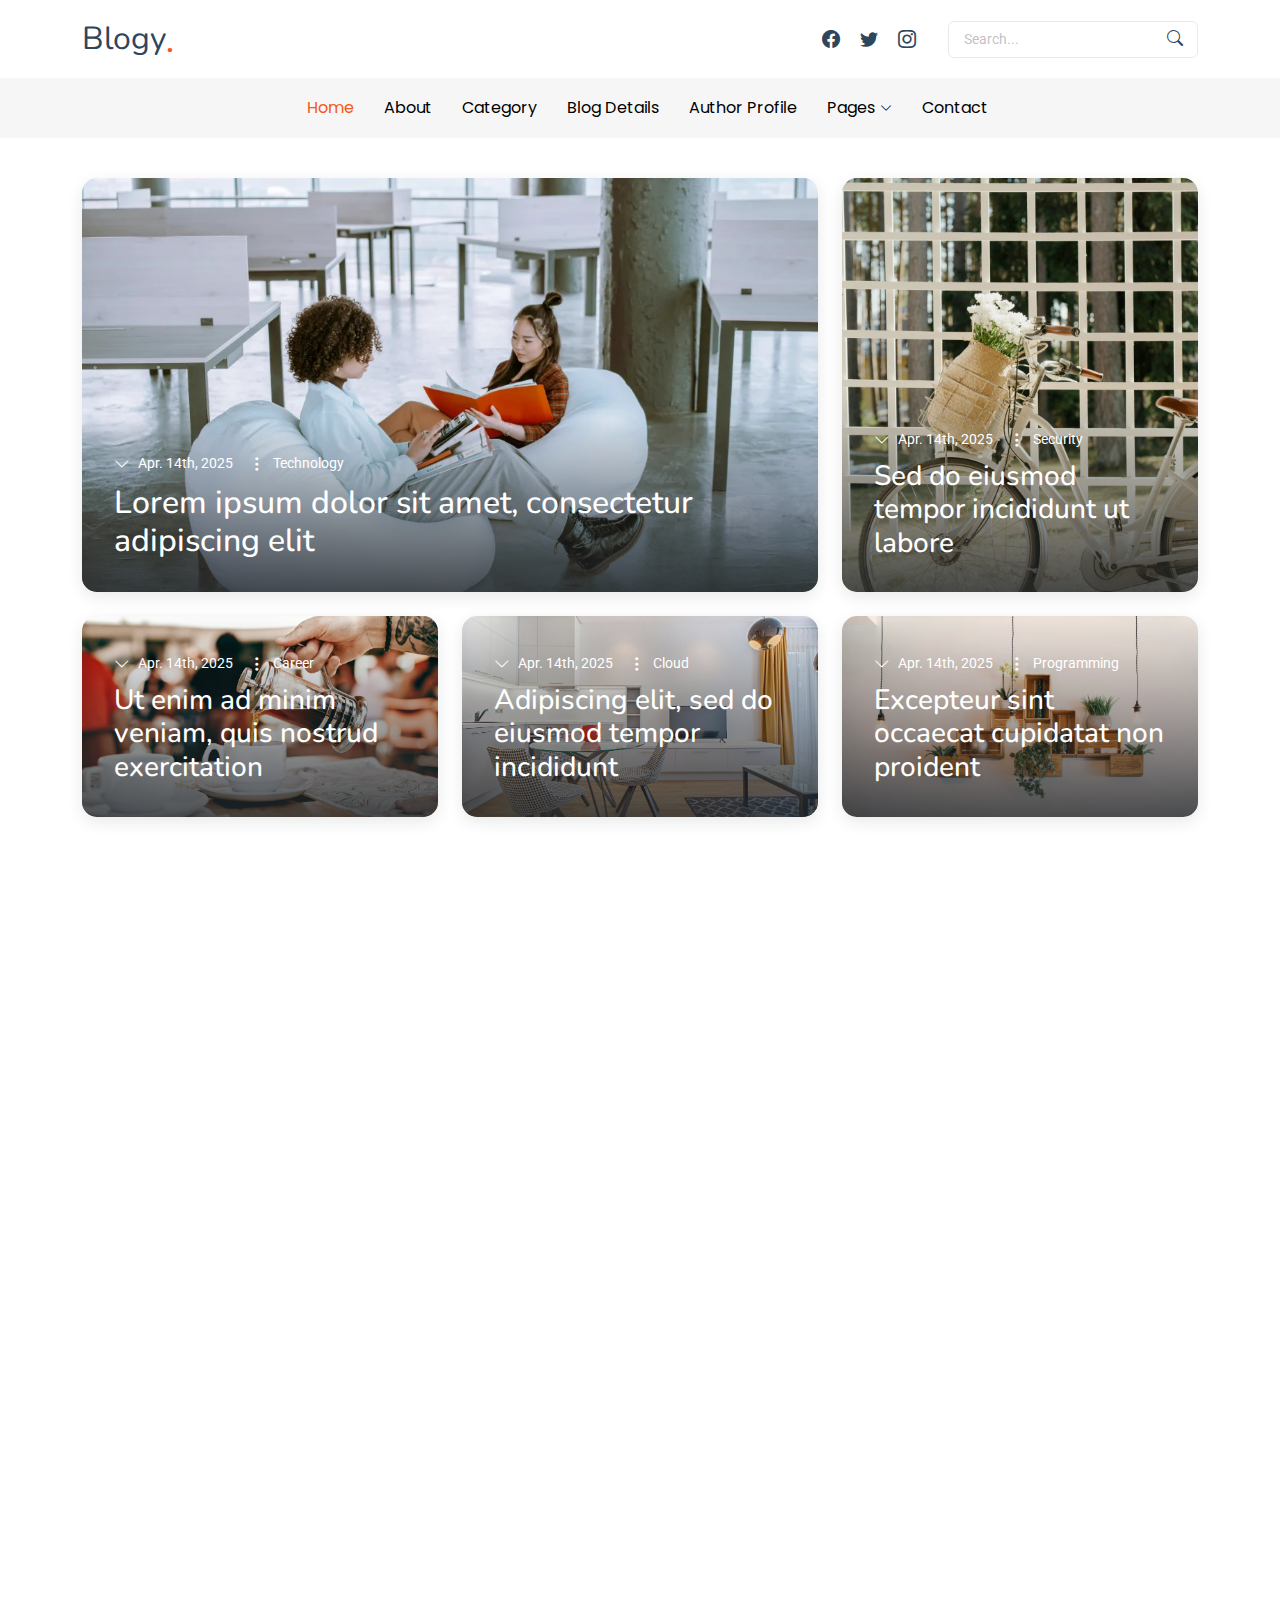
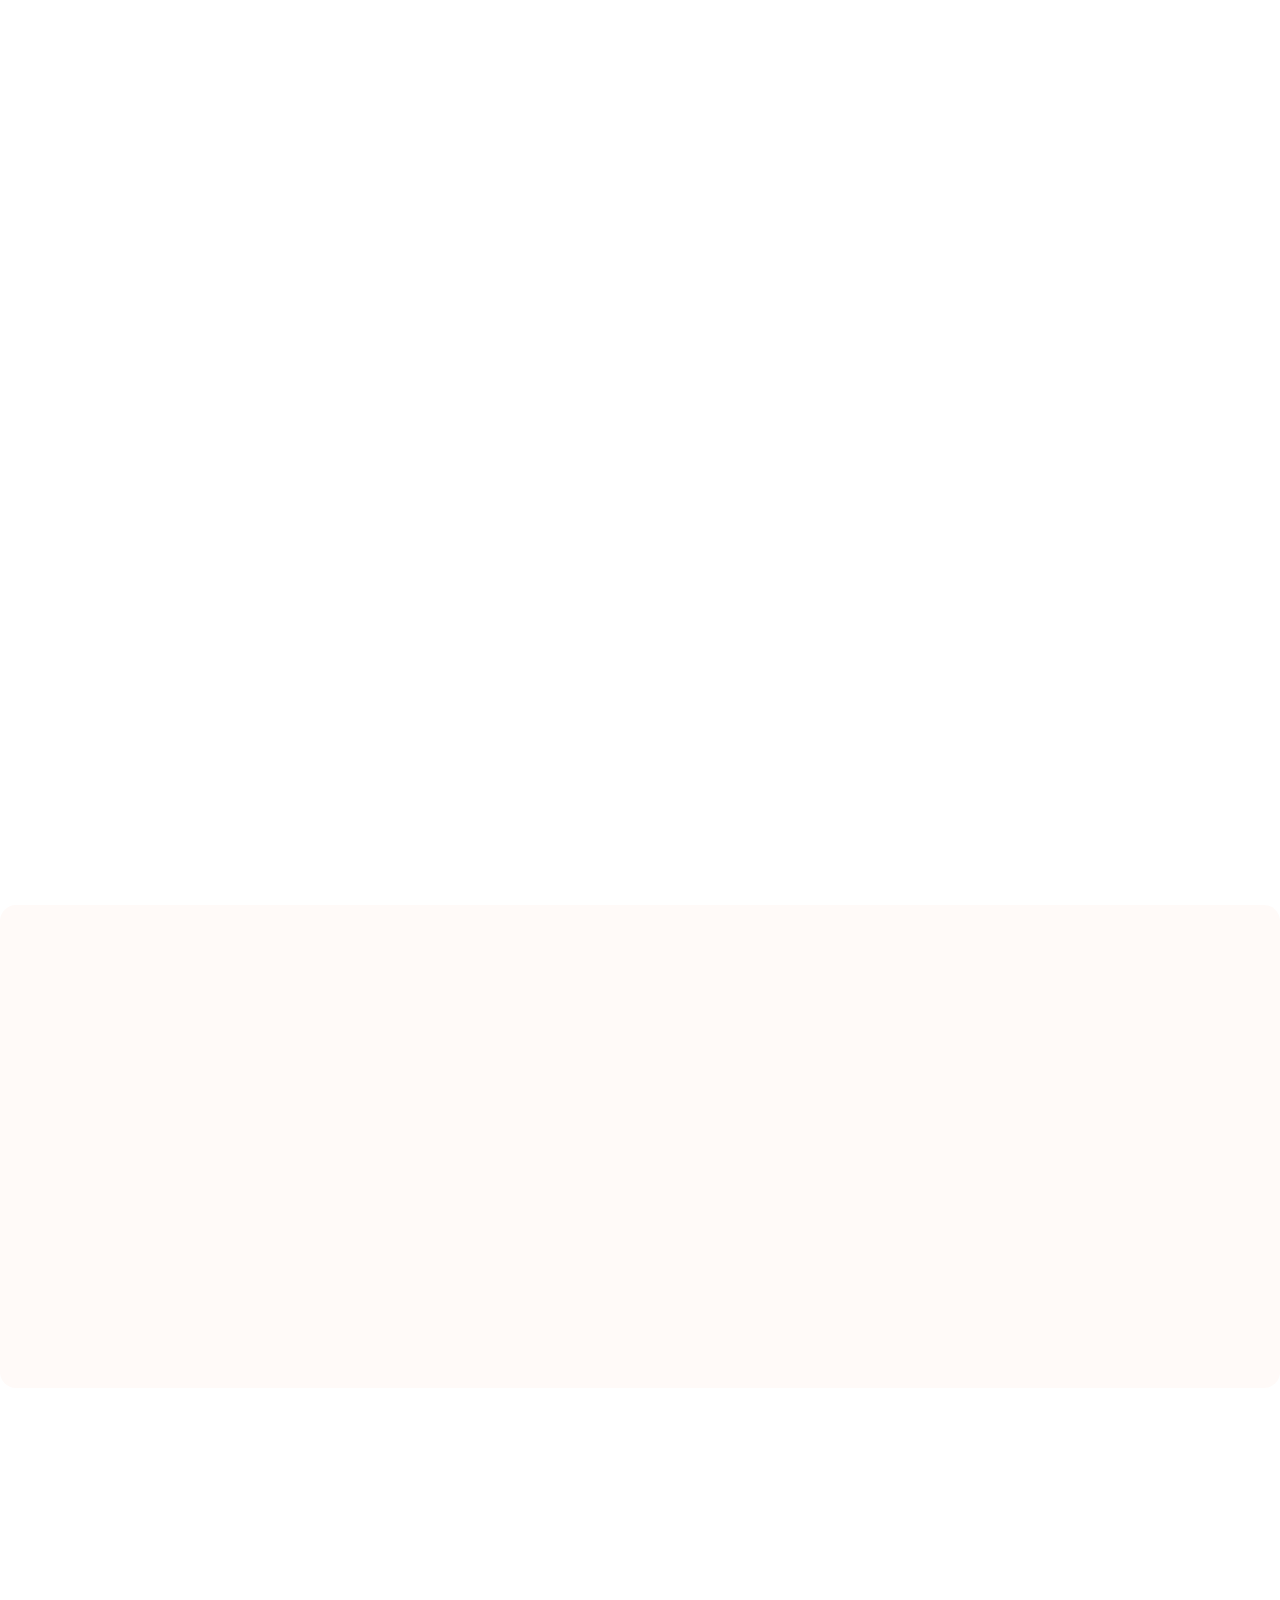
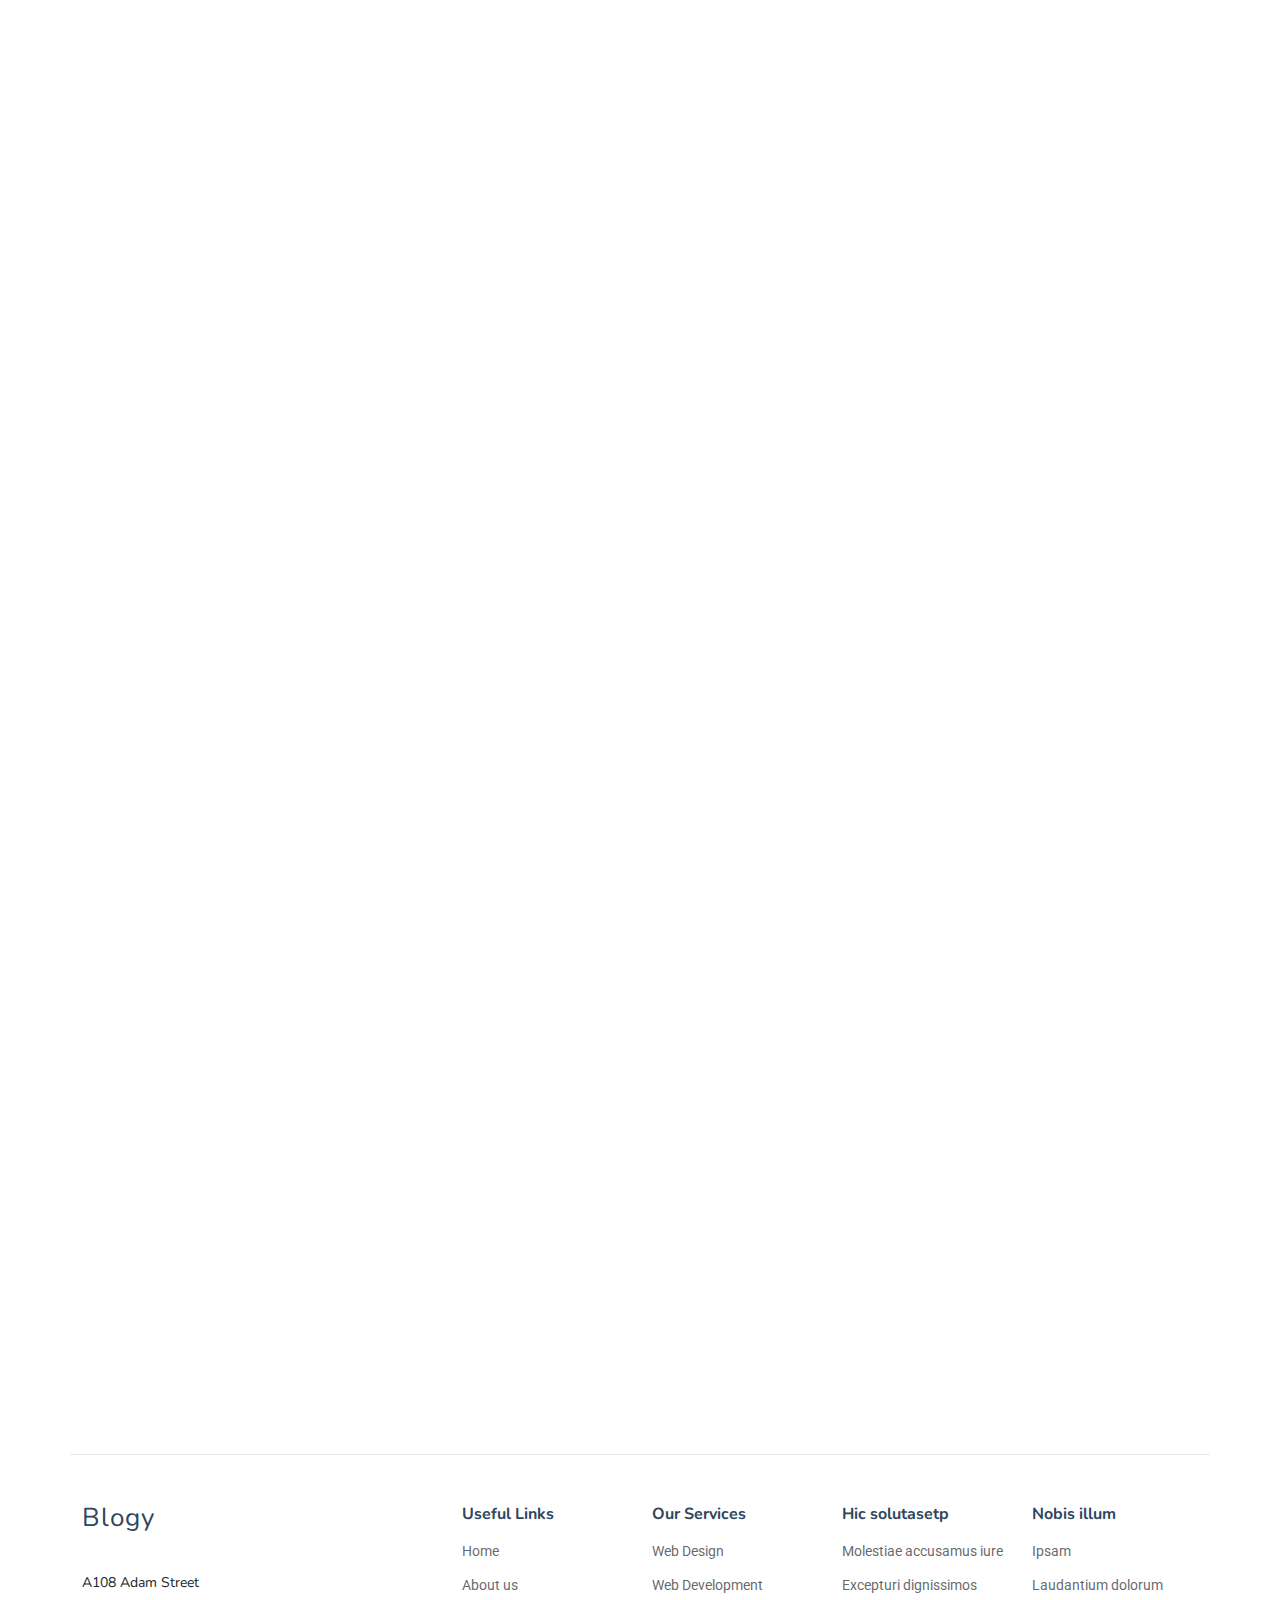
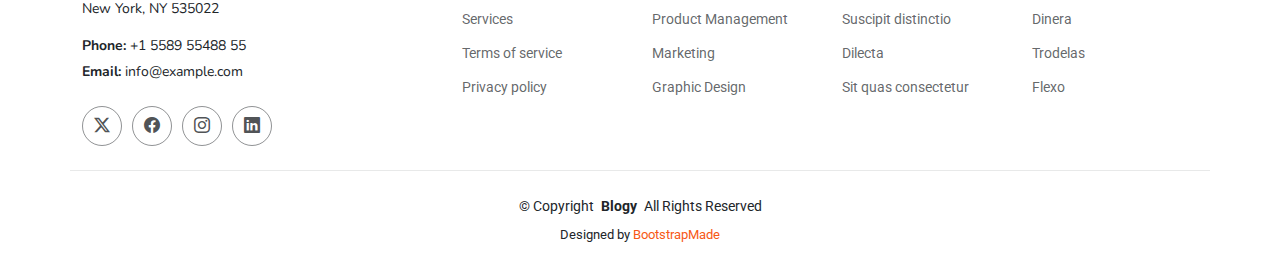
<file: index.html>
<!DOCTYPE html>
<html lang="en">

<head>
  <meta charset="utf-8">
  <meta content="width=device-width, initial-scale=1.0" name="viewport">
  <title>Index - Blogy Bootstrap Template</title>
  <meta name="description" content="">
  <meta name="keywords" content="">

  <!-- Favicons -->
  <link href="assets/img/favicon.png" rel="icon">
  <link href="assets/img/apple-touch-icon.png" rel="apple-touch-icon">

  <!-- Fonts -->
  <link href="https://fonts.googleapis.com" rel="preconnect">
  <link href="https://fonts.gstatic.com" rel="preconnect" crossorigin>
  <link href="https://fonts.googleapis.com/css2?family=Roboto:ital,wght@0,100;0,300;0,400;0,500;0,700;0,900;1,100;1,300;1,400;1,500;1,700;1,900&family=Poppins:ital,wght@0,100;0,200;0,300;0,400;0,500;0,600;0,700;0,800;0,900;1,100;1,200;1,300;1,400;1,500;1,600;1,700;1,800;1,900&family=Nunito:ital,wght@0,200;0,300;0,400;0,500;0,600;0,700;0,800;0,900;1,200;1,300;1,400;1,500;1,600;1,700;1,800;1,900&display=swap" rel="stylesheet">

  <!-- Vendor CSS Files -->
  <link href="assets/vendor/bootstrap/css/bootstrap.min.css" rel="stylesheet">
  <link href="assets/vendor/bootstrap-icons/bootstrap-icons.css" rel="stylesheet">
  <link href="assets/vendor/aos/aos.css" rel="stylesheet">
  <link href="assets/vendor/swiper/swiper-bundle.min.css" rel="stylesheet">
  <link href="assets/vendor/glightbox/css/glightbox.min.css" rel="stylesheet">

  <!-- Main CSS File -->
  <link href="assets/css/main.css" rel="stylesheet">

  <!-- =======================================================
  * Template Name: Blogy
  * Template URL: https://bootstrapmade.com/blogy-bootstrap-blog-template/
  * Updated: Feb 22 2025 with Bootstrap v5.3.3
  * Author: BootstrapMade.com
  * License: https://bootstrapmade.com/license/
  ======================================================== -->
</head>

<body class="index-page">

  <header id="header" class="header position-relative">
    <div class="container-fluid container-xl position-relative">

      <div class="top-row d-flex align-items-center justify-content-between">
        <a href="index.html" class="logo d-flex align-items-end">
          <!-- Uncomment the line below if you also wish to use an image logo -->
          <!-- <img src="assets/img/logo.webp" alt=""> -->
          <h1 class="sitename">Blogy</h1><span>.</span>
        </a>

        <div class="d-flex align-items-center">
          <div class="social-links">
            <a href="#" class="facebook"><i class="bi bi-facebook"></i></a>
            <a href="#" class="twitter"><i class="bi bi-twitter"></i></a>
            <a href="#" class="instagram"><i class="bi bi-instagram"></i></a>
          </div>

          <form class="search-form ms-4">
            <input type="text" placeholder="Search..." class="form-control">
            <button type="submit" class="btn"><i class="bi bi-search"></i></button>
          </form>
        </div>
      </div>

    </div>

    <div class="nav-wrap">
      <div class="container d-flex justify-content-center position-relative">
        <nav id="navmenu" class="navmenu">
          <ul>
            <li><a href="index.html" class="active">Home</a></li>
            <li><a href="about.html">About</a></li>
            <li><a href="category.html">Category</a></li>
            <li><a href="blog-details.html">Blog Details</a></li>
            <li><a href="author-profile.html">Author Profile</a></li>
            <li class="dropdown"><a href="#"><span>Pages</span> <i class="bi bi-chevron-down toggle-dropdown"></i></a>
              <ul>
                <li><a href="about.html">About</a></li>
                <li><a href="category.html">Category</a></li>
                <li><a href="blog-details.html">Blog Details</a></li>
                <li><a href="author-profile.html">Author Profile</a></li>
                <li><a href="search-results.html">Search Results</a></li>
                <li><a href="404.html">404 Not Found Page</a></li>

                <li class="dropdown"><a href="#"><span>Deep Dropdown</span> <i class="bi bi-chevron-down toggle-dropdown"></i></a>
                  <ul>
                    <li><a href="#">Deep Dropdown 1</a></li>
                    <li><a href="#">Deep Dropdown 2</a></li>
                    <li><a href="#">Deep Dropdown 3</a></li>
                    <li><a href="#">Deep Dropdown 4</a></li>
                    <li><a href="#">Deep Dropdown 5</a></li>
                  </ul>
                </li>
              </ul>
            </li>
            <li><a href="contact.html">Contact</a></li>
          </ul>
          <i class="mobile-nav-toggle d-xl-none bi bi-list"></i>
        </nav>
      </div>
    </div>

  </header>

  <main class="main">

    <!-- Blog Hero Section -->
    <section id="blog-hero" class="blog-hero section">

      <div class="container" data-aos="fade-up" data-aos-delay="100">

        <div class="blog-grid">

          <!-- Featured Post (Large) -->
          <article class="blog-item featured" data-aos="fade-up">
            <img src="assets/img/blog/blog-post-3.webp" alt="Blog Image" class="img-fluid">
            <div class="blog-content">
              <div class="post-meta">
                <span class="date">Apr. 14th, 2025</span>
                <span class="category">Technology</span>
              </div>
              <h2 class="post-title">
                <a href="blog-details.html" title="Lorem ipsum dolor sit amet, consectetur adipiscing elit">Lorem ipsum dolor sit amet, consectetur adipiscing elit</a>
              </h2>
            </div>
          </article><!-- End Featured Post -->

          <!-- Regular Posts -->
          <article class="blog-item" data-aos="fade-up" data-aos-delay="100">
            <img src="assets/img/blog/blog-post-portrait-1.webp" alt="Blog Image" class="img-fluid">
            <div class="blog-content">
              <div class="post-meta">
                <span class="date">Apr. 14th, 2025</span>
                <span class="category">Security</span>
              </div>
              <h3 class="post-title">
                <a href="blog-details.html" title="Sed do eiusmod tempor incididunt ut labore">Sed do eiusmod tempor incididunt ut labore</a>
              </h3>
            </div>
          </article><!-- End Blog Item -->

          <article class="blog-item" data-aos="fade-up" data-aos-delay="200">
            <img src="assets/img/blog/blog-post-9.webp" alt="Blog Image" class="img-fluid">
            <div class="blog-content">
              <div class="post-meta">
                <span class="date">Apr. 14th, 2025</span>
                <span class="category">Career</span>
              </div>
              <h3 class="post-title">
                <a href="blog-details.html" title="Ut enim ad minim veniam, quis nostrud exercitation">Ut enim ad minim veniam, quis nostrud exercitation</a>
              </h3>
            </div>
          </article><!-- End Blog Item -->

          <article class="blog-item" data-aos="fade-up" data-aos-delay="300">
            <img src="assets/img/blog/blog-post-7.webp" alt="Blog Image" class="img-fluid">
            <div class="blog-content">
              <div class="post-meta">
                <span class="date">Apr. 14th, 2025</span>
                <span class="category">Cloud</span>
              </div>
              <h3 class="post-title">
                <a href="blog-details.html" title="Adipiscing elit, sed do eiusmod tempor incididunt">Adipiscing elit, sed do eiusmod tempor incididunt</a>
              </h3>
            </div>
          </article><!-- End Blog Item -->

          <article class="blog-item" data-aos="fade-up" data-aos-delay="400">
            <img src="assets/img/blog/blog-post-6.webp" alt="Blog Image" class="img-fluid">
            <div class="blog-content">
              <div class="post-meta">
                <span class="date">Apr. 14th, 2025</span>
                <span class="category">Programming</span>
              </div>
              <h3 class="post-title">
                <a href="blog-details.html" title="Excepteur sint occaecat cupidatat non proident">Excepteur sint occaecat cupidatat non proident</a>
              </h3>
            </div>
          </article><!-- End Blog Item -->

        </div>

      </div>

    </section><!-- /Blog Hero Section -->

    <!-- Featured Posts Section -->
    <section id="featured-posts" class="featured-posts section">

      <!-- Section Title -->
      <div class="container section-title" data-aos="fade-up">
        <h2>Featured Posts</h2>
        <div><span>Check Our</span> <span class="description-title">Featured Posts</span></div>
      </div><!-- End Section Title -->

      <div class="container" data-aos="fade-up" data-aos-delay="100">

        <div class="blog-posts-slider swiper init-swiper">
          <script type="application/json" class="swiper-config">
            {
              "loop": true,
              "speed": 800,
              "autoplay": {
                "delay": 5000
              },
              "slidesPerView": 3,
              "spaceBetween": 30,
              "breakpoints": {
                "320": {
                  "slidesPerView": 1,
                  "spaceBetween": 20
                },
                "768": {
                  "slidesPerView": 2,
                  "spaceBetween": 20
                },
                "1200": {
                  "slidesPerView": 3,
                  "spaceBetween": 30
                }
              }
            }
          </script>

          <div class="swiper-wrapper">
            <div class="swiper-slide">
              <div class="blog-post-item">
                <img src="assets/img/blog/blog-post-portrait-1.webp" alt="Blog Image">
                <div class="blog-post-content">
                  <div class="post-meta">
                    <span><i class="bi bi-person"></i> Julia Parker</span>
                    <span><i class="bi bi-clock"></i> Jan 15, 2025</span>
                    <span><i class="bi bi-chat-dots"></i> 6 Comments</span>
                  </div>
                  <h2><a href="#">Neque porro quisquam est qui dolorem ipsum quia dolor sit amet</a></h2>
                  <p>Vestibulum ante ipsum primis in faucibus orci luctus et ultrices posuere cubilia Curae; Fusce porttitor metus eget lectus consequat, sit amet feugiat magna vulputate.</p>
                  <a href="#" class="read-more">Read More <i class="bi bi-arrow-right"></i></a>
                </div>
              </div>
            </div><!-- End slide item -->

            <div class="swiper-slide">
              <div class="blog-post-item">
                <img src="assets/img/blog/blog-post-portrait-2.webp" alt="Blog Image">
                <div class="blog-post-content">
                  <div class="post-meta">
                    <span><i class="bi bi-person"></i> Mark Wilson</span>
                    <span><i class="bi bi-clock"></i> Jan 18, 2025</span>
                    <span><i class="bi bi-chat-dots"></i> 6 Comments</span>
                  </div>
                  <h2><a href="#">Sed ut perspiciatis unde omnis iste natus error sit voluptatem</a></h2>
                  <p>Maecenas tempus tellus eget condimentum rhoncus sem quam semper libero sit amet adipiscing sem neque sed ipsum.</p>
                  <a href="#" class="read-more">Read More <i class="bi bi-arrow-right"></i></a>
                </div>
              </div>
            </div><!-- End slide item -->

            <div class="swiper-slide">
              <div class="blog-post-item">
                <img src="assets/img/blog/blog-post-portrait-3.webp" alt="Blog Image">
                <div class="blog-post-content">
                  <div class="post-meta">
                    <span><i class="bi bi-person"></i> Sarah Johnson</span>
                    <span><i class="bi bi-clock"></i> Jan 21, 2025</span>
                    <span><i class="bi bi-chat-dots"></i> 15 Comments</span>
                  </div>
                  <h2><a href="#">At vero eos et accusamus et iusto odio dignissimos ducimus</a></h2>
                  <p>Nullam dictum felis eu pede mollis pretium integer tincidunt cras dapibus vivamus elementum semper nisi.</p>
                  <a href="#" class="read-more">Read More <i class="bi bi-arrow-right"></i></a>
                </div>
              </div>
            </div><!-- End slide item -->

            <div class="swiper-slide">
              <div class="blog-post-item">
                <img src="assets/img/blog/blog-post-portrait-4.webp" alt="Blog Image">
                <div class="blog-post-content">
                  <div class="post-meta">
                    <span><i class="bi bi-person"></i> David Brown</span>
                    <span><i class="bi bi-clock"></i> Jan 24, 2025</span>
                    <span><i class="bi bi-chat-dots"></i> 10 Comments</span>
                  </div>
                  <h2><a href="#">Et harum quidem rerum facilis est et expedita distinctio</a></h2>
                  <p>Donec quam felis ultricies nec pellentesque eu pretium quis sem nulla consequat massa quis enim.</p>
                  <a href="#" class="read-more">Read More <i class="bi bi-arrow-right"></i></a>
                </div>
              </div>
            </div><!-- End slide item -->

            <div class="swiper-slide">
              <div class="blog-post-item">
                <img src="assets/img/blog/blog-post-portrait-5.webp" alt="Blog Image">
                <div class="blog-post-content">
                  <div class="post-meta">
                    <span><i class="bi bi-person"></i> Emma Davis</span>
                    <span><i class="bi bi-clock"></i> Jan 27, 2025</span>
                    <span><i class="bi bi-chat-dots"></i> 6 Comments</span>
                  </div>
                  <h2><a href="#">Nam libero tempore, cum soluta nobis est eligendi optio</a></h2>
                  <p>Aenean leo ligula porttitor eu consequat vitae eleifend ac enim aliquam lorem ante dapibus in viverra.</p>
                  <a href="#" class="read-more">Read More <i class="bi bi-arrow-right"></i></a>
                </div>
              </div>
            </div><!-- End slide item -->
          </div>

        </div>

      </div>

    </section><!-- /Featured Posts Section -->

    <!-- Category Section Section -->
    <section id="category-section" class="category-section section">

      <!-- Section Title -->
      <div class="container section-title" data-aos="fade-up">
        <h2>Category Section</h2>
        <div> <span class="description-title">Category Section</span></div>
      </div><!-- End Section Title -->

      <div class="container" data-aos="fade-up" data-aos-delay="100">
        <!-- Featured Posts -->
        <div class="row gy-4 mb-4">
          <div class="col-lg-4">
            <article class="featured-post">
              <div class="post-img">
                <img src="assets/img/blog/blog-post-6.webp" alt="" class="img-fluid" loading="lazy">
              </div>
              <div class="post-content">
                <div class="category-meta">
                  <span class="post-category">Health</span>
                  <div class="author-meta">
                    <img src="assets/img/person/person-f-13.webp" alt="" class="author-img">
                    <span class="author-name">William G.</span>
                    <span class="post-date">28 April 2024</span>
                  </div>
                </div>
                <h2 class="title">
                  <a href="blog-details.html">Sed ut perspiciatis unde omnis iste natus error sit voluptatem</a>
                </h2>
              </div>
            </article>
          </div>

          <div class="col-lg-4">
            <article class="featured-post">
              <div class="post-img">
                <img src="assets/img/blog/blog-post-7.webp" alt="" class="img-fluid" loading="lazy">
              </div>
              <div class="post-content">
                <div class="category-meta">
                  <span class="post-category">Education</span>
                  <div class="author-meta">
                    <img src="assets/img/person/person-m-10.webp" alt="" class="author-img">
                    <span class="author-name">Emma D.</span>
                    <span class="post-date">30 May 2024</span>
                  </div>
                </div>
                <h2 class="title">
                  <a href="blog-details.html">Ut enim ad minima veniam, quis nostrum exercitationem ullam corporis</a>
                </h2>
              </div>
            </article>
          </div>

          <div class="col-lg-4">
            <article class="featured-post">
              <div class="post-img">
                <img src="assets/img/blog/blog-post-5.webp" alt="" class="img-fluid" loading="lazy">
              </div>
              <div class="post-content">
                <div class="category-meta">
                  <span class="post-category">Gaming</span>
                  <div class="author-meta">
                    <img src="assets/img/person/person-f-14.webp" alt="" class="author-img">
                    <span class="author-name">James F.</span>
                    <span class="post-date">3 June 2024</span>
                  </div>
                </div>
                <h2 class="title">
                  <a href="blog-details.html">Nemo enim ipsam voluptatem quia voluptas sit aspernatur aut odit aut fugit</a>
                </h2>
              </div>
            </article>
          </div>
        </div>

        <!-- List Posts -->
        <div class="row">
          <div class="col-xl-4 col-lg-6">
            <article class="list-post">
              <div class="post-img">
                <img src="assets/img/blog/blog-post-6.webp" alt="" class="img-fluid" loading="lazy">
              </div>
              <div class="post-content">
                <div class="category-meta">
                  <span class="post-category">Gaming</span>
                </div>
                <h3 class="title">
                  <a href="blog-details.html">Quis autem vel eum iure reprehenderit qui in ea voluptate</a>
                </h3>
                <div class="post-meta">
                  <span class="read-time">2 mins read</span>
                  <span class="post-date">6 April 2026</span>
                </div>
              </div>
            </article>
          </div>

          <div class="col-xl-4 col-lg-6">
            <article class="list-post">
              <div class="post-img">
                <img src="assets/img/blog/blog-post-9.webp" alt="" class="img-fluid" loading="lazy">
              </div>
              <div class="post-content">
                <div class="category-meta">
                  <span class="post-category">Gaming</span>
                </div>
                <h3 class="title">
                  <a href="blog-details.html">At vero eos et accusamus et iusto</a>
                </h3>
                <div class="post-meta">
                  <span class="read-time">2 mins read</span>
                  <span class="post-date">12 June 2026</span>
                </div>
              </div>
            </article>
          </div>

          <div class="col-xl-4 col-lg-6">
            <article class="list-post">
              <div class="post-img">
                <img src="assets/img/blog/blog-post-10.webp" alt="" class="img-fluid" loading="lazy">
              </div>
              <div class="post-content">
                <div class="category-meta">
                  <span class="post-category">Gaming</span>
                </div>
                <h3 class="title">
                  <a href="blog-details.html">Et harum quidem rerum facilis est et expedita distinctio</a>
                </h3>
                <div class="post-meta">
                  <span class="read-time">2 mins read</span>
                  <span class="post-date">9 May 2026</span>
                </div>
              </div>
            </article>
          </div>

          <div class="col-xl-4 col-lg-6">
            <article class="list-post">
              <div class="post-img">
                <img src="assets/img/blog/blog-post-2.webp" alt="" class="img-fluid" loading="lazy">
              </div>
              <div class="post-content">
                <div class="category-meta">
                  <span class="post-category">Gaming</span>
                </div>
                <h3 class="title">
                  <a href="blog-details.html">Nam libero tempore, cum soluta nobis est eligendi</a>
                </h3>
                <div class="post-meta">
                  <span class="read-time">2 mins read</span>
                  <span class="post-date">15 July 2026</span>
                </div>
              </div>
            </article>
          </div>

          <div class="col-xl-4 col-lg-6">
            <article class="list-post">
              <div class="post-img">
                <img src="assets/img/blog/blog-post-1.webp" alt="" class="img-fluid" loading="lazy">
              </div>
              <div class="post-content">
                <div class="category-meta">
                  <span class="post-category">Gaming</span>
                </div>
                <h3 class="title">
                  <a href="blog-details.html">Temporibus autem quibusdam et aut officiis debitis</a>
                </h3>
                <div class="post-meta">
                  <span class="read-time">2 mins read</span>
                  <span class="post-date">18 August 2026</span>
                </div>
              </div>
            </article>
          </div>

          <div class="col-xl-4 col-lg-6">
            <article class="list-post">
              <div class="post-img">
                <img src="assets/img/blog/blog-post-3.webp" alt="" class="img-fluid" loading="lazy">
              </div>
              <div class="post-content">
                <div class="category-meta">
                  <span class="post-category">Gaming</span>
                </div>
                <h3 class="title">
                  <a href="blog-details.html">Itaque earum rerum hic tenetur a sapiente delectus</a>
                </h3>
                <div class="post-meta">
                  <span class="read-time">2 mins read</span>
                  <span class="post-date">21 September 2026</span>
                </div>
              </div>
            </article>
          </div>
        </div>
      </div>

    </section><!-- /Category Section Section -->

    <!-- Call To Action 2 Section -->
    <section id="call-to-action-2" class="call-to-action-2 section">

      <div class="container" data-aos="fade-up" data-aos-delay="100">

        <div class="advertise-1 d-flex flex-column flex-lg-row gap-4 align-items-center position-relative">

          <div class="content-left flex-grow-1" data-aos="fade-right" data-aos-delay="200">
            <span class="badge text-uppercase mb-2">Don't Miss</span>
            <h2>Revolutionize Your Digital Experience Today</h2>
            <p class="my-4">Strategia accelerates your business growth through innovative solutions and cutting-edge technology. Join thousands of satisfied customers who have transformed their operations.</p>

            <div class="features d-flex flex-wrap gap-3 mb-4">
              <div class="feature-item">
                <i class="bi bi-check-circle-fill"></i>
                <span>Premium Support</span>
              </div>
              <div class="feature-item">
                <i class="bi bi-check-circle-fill"></i>
                <span>Cloud Integration</span>
              </div>
              <div class="feature-item">
                <i class="bi bi-check-circle-fill"></i>
                <span>Real-time Analytics</span>
              </div>
            </div>

            <div class="cta-buttons d-flex flex-wrap gap-3">
              <a href="#" class="btn btn-primary">Start Free Trial</a>
              <a href="#" class="btn btn-outline">Learn More</a>
            </div>
          </div>

          <div class="content-right position-relative" data-aos="fade-left" data-aos-delay="300">
            <img src="assets/img/misc/misc-1.webp" alt="Digital Platform" class="img-fluid rounded-4">
            <div class="floating-card">
              <div class="card-icon">
                <i class="bi bi-graph-up-arrow"></i>
              </div>
              <div class="card-content">
                <span class="stats-number">245%</span>
                <span class="stats-text">Growth Rate</span>
              </div>
            </div>
          </div>

          <div class="decoration">
            <div class="circle-1"></div>
            <div class="circle-2"></div>
          </div>

        </div>

      </div>

    </section><!-- /Call To Action 2 Section -->

    <!-- Latest Posts Section -->
    <section id="latest-posts" class="latest-posts section">

      <!-- Section Title -->
      <div class="container section-title" data-aos="fade-up">
        <h2>Latest Posts</h2>
        <div><span>Check Our</span> <span class="description-title">Latest Posts</span></div>
      </div><!-- End Section Title -->

      <div class="container" data-aos="fade-up" data-aos-delay="100">
        <div class="row gy-4">

          <div class="col-lg-4">
            <article>

              <div class="post-img">
                <img src="assets/img/blog/blog-post-1.webp" alt="" class="img-fluid">
              </div>

              <p class="post-category">Politics</p>

              <h2 class="title">
                <a href="blog-details.html">Dolorum optio tempore voluptas dignissimos</a>
              </h2>

              <div class="d-flex align-items-center">
                <img src="assets/img/person/person-f-12.webp" alt="" class="img-fluid post-author-img flex-shrink-0">
                <div class="post-meta">
                  <p class="post-author">Maria Doe</p>
                  <p class="post-date">
                    <time datetime="2022-01-01">Jan 1, 2022</time>
                  </p>
                </div>
              </div>

            </article>
          </div><!-- End post list item -->

          <div class="col-lg-4">
            <article>

              <div class="post-img">
                <img src="assets/img/blog/blog-post-2.webp" alt="" class="img-fluid">
              </div>

              <p class="post-category">Sports</p>

              <h2 class="title">
                <a href="blog-details.html">Nisi magni odit consequatur autem nulla dolorem</a>
              </h2>

              <div class="d-flex align-items-center">
                <img src="assets/img/person/person-f-13.webp" alt="" class="img-fluid post-author-img flex-shrink-0">
                <div class="post-meta">
                  <p class="post-author">Allisa Mayer</p>
                  <p class="post-date">
                    <time datetime="2022-01-01">Jun 5, 2022</time>
                  </p>
                </div>
              </div>

            </article>
          </div><!-- End post list item -->

          <div class="col-lg-4">
            <article>

              <div class="post-img">
                <img src="assets/img/blog/blog-post-3.webp" alt="" class="img-fluid">
              </div>

              <p class="post-category">Entertainment</p>

              <h2 class="title">
                <a href="blog-details.html">Possimus soluta ut id suscipit ea ut in quo quia et soluta</a>
              </h2>

              <div class="d-flex align-items-center">
                <img src="assets/img/person/person-m-10.webp" alt="" class="img-fluid post-author-img flex-shrink-0">
                <div class="post-meta">
                  <p class="post-author">Mark Dower</p>
                  <p class="post-date">
                    <time datetime="2022-01-01">Jun 22, 2022</time>
                  </p>
                </div>
              </div>

            </article>
          </div><!-- End post list item -->

          <div class="col-lg-4">
            <article>

              <div class="post-img">
                <img src="assets/img/blog/blog-post-4.webp" alt="" class="img-fluid">
              </div>

              <p class="post-category">Sports</p>

              <h2 class="title">
                <a href="blog-details.html">Non rem rerum nam cum quo minus olor distincti</a>
              </h2>

              <div class="d-flex align-items-center">
                <img src="assets/img/person/person-f-14.webp" alt="" class="img-fluid post-author-img flex-shrink-0">
                <div class="post-meta">
                  <p class="post-author">Lisa Neymar</p>
                  <p class="post-date">
                    <time datetime="2022-01-01">Jun 30, 2022</time>
                  </p>
                </div>
              </div>

            </article>
          </div><!-- End post list item -->

          <div class="col-lg-4">
            <article>

              <div class="post-img">
                <img src="assets/img/blog/blog-post-5.webp" alt="" class="img-fluid">
              </div>

              <p class="post-category">Politics</p>

              <h2 class="title">
                <a href="blog-details.html">Accusamus quaerat aliquam qui debitis facilis consequatur</a>
              </h2>

              <div class="d-flex align-items-center">
                <img src="assets/img/person/person-m-11.webp" alt="" class="img-fluid post-author-img flex-shrink-0">
                <div class="post-meta">
                  <p class="post-author">Denis Peterson</p>
                  <p class="post-date">
                    <time datetime="2022-01-01">Jan 30, 2022</time>
                  </p>
                </div>
              </div>

            </article>
          </div><!-- End post list item -->

          <div class="col-lg-4">
            <article>

              <div class="post-img">
                <img src="assets/img/blog/blog-post-6.webp" alt="" class="img-fluid">
              </div>

              <p class="post-category">Entertainment</p>

              <h2 class="title">
                <a href="blog-details.html">Distinctio provident quibusdam numquam aperiam aut</a>
              </h2>

              <div class="d-flex align-items-center">
                <img src="assets/img/person/person-f-15.webp" alt="" class="img-fluid post-author-img flex-shrink-0">
                <div class="post-meta">
                  <p class="post-author">Mika Lendon</p>
                  <p class="post-date">
                    <time datetime="2022-01-01">Feb 14, 2022</time>
                  </p>
                </div>
              </div>

            </article>
          </div><!-- End post list item -->

        </div>
      </div>

    </section><!-- /Latest Posts Section -->

    <!-- Call To Action Section -->
    <section id="call-to-action" class="call-to-action section">
      <div class="container" data-aos="fade-up" data-aos-delay="100">
        <div class="row gy-4 justify-content-between align-items-center">
          <div class="col-lg-6">
            <div class="cta-content" data-aos="fade-up" data-aos-delay="200">
              <h2>Subscribe to our newsletter</h2>
              <p>Proin eget tortor risus. Mauris blandit aliquet elit, eget tincidunt nibh pulvinar a. Curabitur aliquet quam id dui posuere blandit.</p>
              <form action="forms/newsletter.php" method="post" class="php-email-form cta-form" data-aos="fade-up" data-aos-delay="300">
                <div class="input-group mb-3">
                  <input type="email" class="form-control" placeholder="Email address..." aria-label="Email address" aria-describedby="button-subscribe">
                  <button class="btn btn-primary" type="submit" id="button-subscribe">Subscribe</button>
                </div>
                <div class="loading">Loading</div>
                <div class="error-message"></div>
                <div class="sent-message">Your subscription request has been sent. Thank you!</div>
              </form>
            </div>
          </div>
          <div class="col-lg-4">
            <div class="cta-image" data-aos="zoom-out" data-aos-delay="200">
              <img src="assets/img/cta/cta-1.webp" alt="" class="img-fluid">
            </div>
          </div>
        </div>
      </div>
    </section><!-- /Call To Action Section -->

  </main>

  <footer id="footer" class="footer">

    <div class="container footer-top">
      <div class="row gy-4">
        <div class="col-lg-4 col-md-6 footer-about">
          <a href="index.html" class="logo d-flex align-items-center">
            <span class="sitename">Blogy</span>
          </a>
          <div class="footer-contact pt-3">
            <p>A108 Adam Street</p>
            <p>New York, NY 535022</p>
            <p class="mt-3"><strong>Phone:</strong> <span>+1 5589 55488 55</span></p>
            <p><strong>Email:</strong> <span>info@example.com</span></p>
          </div>
          <div class="social-links d-flex mt-4">
            <a href=""><i class="bi bi-twitter-x"></i></a>
            <a href=""><i class="bi bi-facebook"></i></a>
            <a href=""><i class="bi bi-instagram"></i></a>
            <a href=""><i class="bi bi-linkedin"></i></a>
          </div>
        </div>

        <div class="col-lg-2 col-md-3 footer-links">
          <h4>Useful Links</h4>
          <ul>
            <li><a href="#">Home</a></li>
            <li><a href="#">About us</a></li>
            <li><a href="#">Services</a></li>
            <li><a href="#">Terms of service</a></li>
            <li><a href="#">Privacy policy</a></li>
          </ul>
        </div>

        <div class="col-lg-2 col-md-3 footer-links">
          <h4>Our Services</h4>
          <ul>
            <li><a href="#">Web Design</a></li>
            <li><a href="#">Web Development</a></li>
            <li><a href="#">Product Management</a></li>
            <li><a href="#">Marketing</a></li>
            <li><a href="#">Graphic Design</a></li>
          </ul>
        </div>

        <div class="col-lg-2 col-md-3 footer-links">
          <h4>Hic solutasetp</h4>
          <ul>
            <li><a href="#">Molestiae accusamus iure</a></li>
            <li><a href="#">Excepturi dignissimos</a></li>
            <li><a href="#">Suscipit distinctio</a></li>
            <li><a href="#">Dilecta</a></li>
            <li><a href="#">Sit quas consectetur</a></li>
          </ul>
        </div>

        <div class="col-lg-2 col-md-3 footer-links">
          <h4>Nobis illum</h4>
          <ul>
            <li><a href="#">Ipsam</a></li>
            <li><a href="#">Laudantium dolorum</a></li>
            <li><a href="#">Dinera</a></li>
            <li><a href="#">Trodelas</a></li>
            <li><a href="#">Flexo</a></li>
          </ul>
        </div>

      </div>
    </div>

    <div class="container copyright text-center mt-4">
      <p>© <span>Copyright</span> <strong class="px-1 sitename">Blogy</strong> <span>All Rights Reserved</span></p>
      <div class="credits">
        <!-- All the links in the footer should remain intact. -->
        <!-- You can delete the links only if you've purchased the pro version. -->
        <!-- Licensing information: https://bootstrapmade.com/license/ -->
        <!-- Purchase the pro version with working PHP/AJAX contact form: [buy-url] -->
        Designed by <a href="https://bootstrapmade.com/">BootstrapMade</a>
      </div>
    </div>

  </footer>

  <!-- Scroll Top -->
  <a href="#" id="scroll-top" class="scroll-top d-flex align-items-center justify-content-center"><i class="bi bi-arrow-up-short"></i></a>

  <!-- Preloader -->
  <div id="preloader"></div>

  <!-- Vendor JS Files -->
  <script src="assets/vendor/bootstrap/js/bootstrap.bundle.min.js"></script>
  <script src="assets/vendor/php-email-form/validate.js"></script>
  <script src="assets/vendor/aos/aos.js"></script>
  <script src="assets/vendor/swiper/swiper-bundle.min.js"></script>
  <script src="assets/vendor/purecounter/purecounter_vanilla.js"></script>
  <script src="assets/vendor/glightbox/js/glightbox.min.js"></script>

  <!-- Main JS File -->
  <script src="assets/js/main.js"></script>

</body>

</html>
</file>
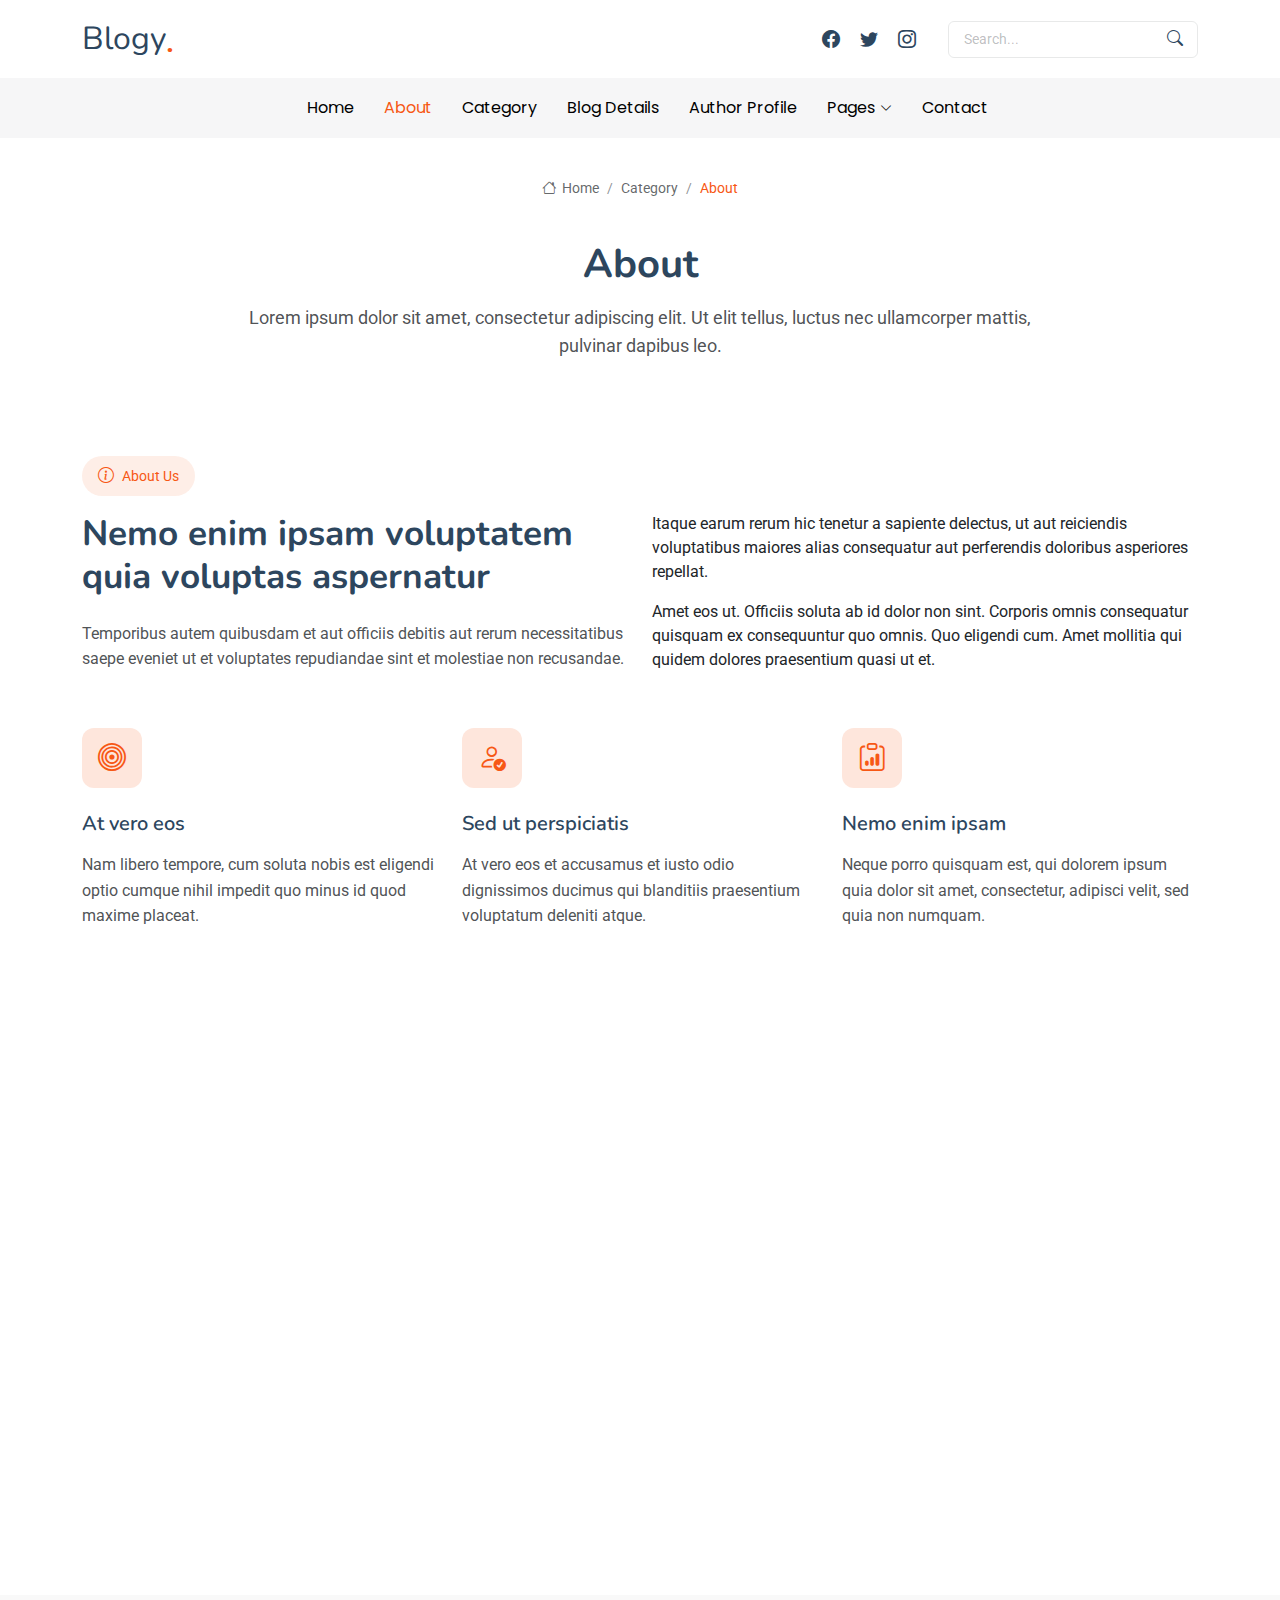
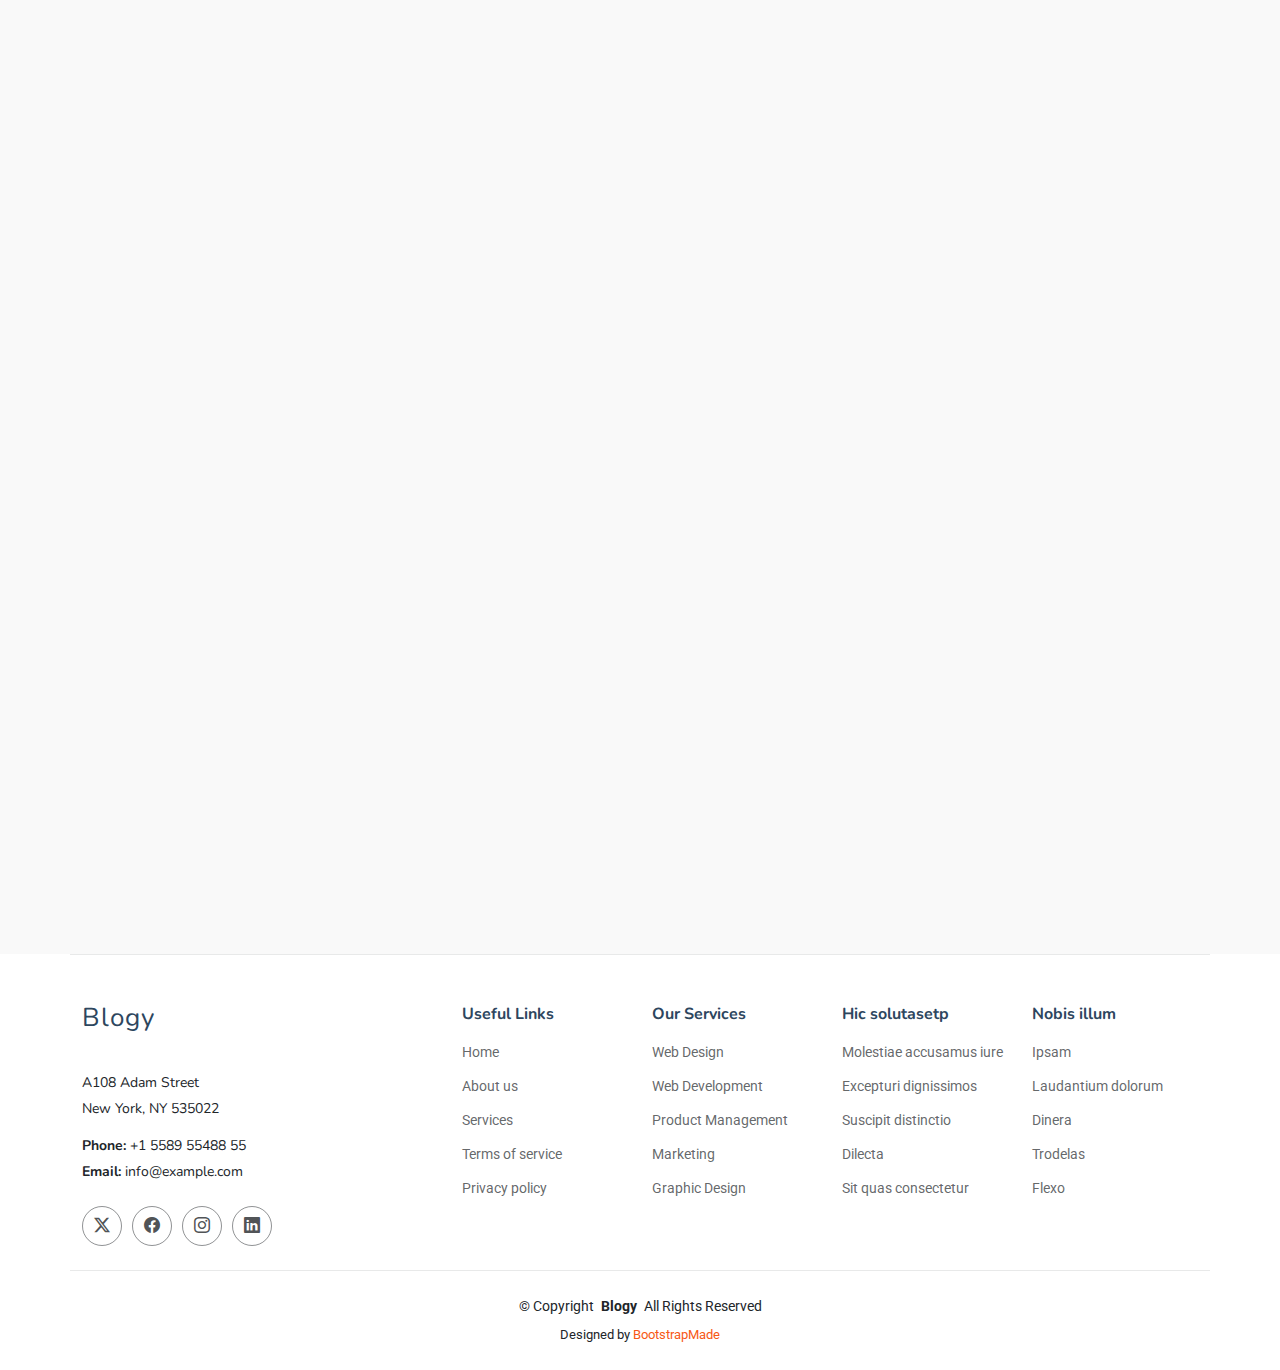
<file: about.html>
<!DOCTYPE html>
<html lang="en">

<head>
  <meta charset="utf-8">
  <meta content="width=device-width, initial-scale=1.0" name="viewport">
  <title>About - Blogy Bootstrap Template</title>
  <meta name="description" content="">
  <meta name="keywords" content="">

  <!-- Favicons -->
  <link href="assets/img/favicon.png" rel="icon">
  <link href="assets/img/apple-touch-icon.png" rel="apple-touch-icon">

  <!-- Fonts -->
  <link href="https://fonts.googleapis.com" rel="preconnect">
  <link href="https://fonts.gstatic.com" rel="preconnect" crossorigin>
  <link href="https://fonts.googleapis.com/css2?family=Roboto:ital,wght@0,100;0,300;0,400;0,500;0,700;0,900;1,100;1,300;1,400;1,500;1,700;1,900&family=Poppins:ital,wght@0,100;0,200;0,300;0,400;0,500;0,600;0,700;0,800;0,900;1,100;1,200;1,300;1,400;1,500;1,600;1,700;1,800;1,900&family=Nunito:ital,wght@0,200;0,300;0,400;0,500;0,600;0,700;0,800;0,900;1,200;1,300;1,400;1,500;1,600;1,700;1,800;1,900&display=swap" rel="stylesheet">

  <!-- Vendor CSS Files -->
  <link href="assets/vendor/bootstrap/css/bootstrap.min.css" rel="stylesheet">
  <link href="assets/vendor/bootstrap-icons/bootstrap-icons.css" rel="stylesheet">
  <link href="assets/vendor/aos/aos.css" rel="stylesheet">
  <link href="assets/vendor/swiper/swiper-bundle.min.css" rel="stylesheet">
  <link href="assets/vendor/glightbox/css/glightbox.min.css" rel="stylesheet">

  <!-- Main CSS File -->
  <link href="assets/css/main.css" rel="stylesheet">

  <!-- =======================================================
  * Template Name: Blogy
  * Template URL: https://bootstrapmade.com/blogy-bootstrap-blog-template/
  * Updated: Feb 22 2025 with Bootstrap v5.3.3
  * Author: BootstrapMade.com
  * License: https://bootstrapmade.com/license/
  ======================================================== -->
</head>

<body class="about-page">

  <header id="header" class="header position-relative">
    <div class="container-fluid container-xl position-relative">

      <div class="top-row d-flex align-items-center justify-content-between">
        <a href="index.html" class="logo d-flex align-items-end">
          <!-- Uncomment the line below if you also wish to use an image logo -->
          <!-- <img src="assets/img/logo.webp" alt=""> -->
          <h1 class="sitename">Blogy</h1><span>.</span>
        </a>

        <div class="d-flex align-items-center">
          <div class="social-links">
            <a href="#" class="facebook"><i class="bi bi-facebook"></i></a>
            <a href="#" class="twitter"><i class="bi bi-twitter"></i></a>
            <a href="#" class="instagram"><i class="bi bi-instagram"></i></a>
          </div>

          <form class="search-form ms-4">
            <input type="text" placeholder="Search..." class="form-control">
            <button type="submit" class="btn"><i class="bi bi-search"></i></button>
          </form>
        </div>
      </div>

    </div>

    <div class="nav-wrap">
      <div class="container d-flex justify-content-center position-relative">
        <nav id="navmenu" class="navmenu">
          <ul>
            <li><a href="index.html">Home</a></li>
            <li><a href="about.html" class="active">About</a></li>
            <li><a href="category.html">Category</a></li>
            <li><a href="blog-details.html">Blog Details</a></li>
            <li><a href="author-profile.html">Author Profile</a></li>
            <li class="dropdown"><a href="#"><span>Pages</span> <i class="bi bi-chevron-down toggle-dropdown"></i></a>
              <ul>
                <li><a href="about.html" class="active">About</a></li>
                <li><a href="category.html">Category</a></li>
                <li><a href="blog-details.html">Blog Details</a></li>
                <li><a href="author-profile.html">Author Profile</a></li>
                <li><a href="search-results.html">Search Results</a></li>
                <li><a href="404.html">404 Not Found Page</a></li>

                <li class="dropdown"><a href="#"><span>Deep Dropdown</span> <i class="bi bi-chevron-down toggle-dropdown"></i></a>
                  <ul>
                    <li><a href="#">Deep Dropdown 1</a></li>
                    <li><a href="#">Deep Dropdown 2</a></li>
                    <li><a href="#">Deep Dropdown 3</a></li>
                    <li><a href="#">Deep Dropdown 4</a></li>
                    <li><a href="#">Deep Dropdown 5</a></li>
                  </ul>
                </li>
              </ul>
            </li>
            <li><a href="contact.html">Contact</a></li>
          </ul>
          <i class="mobile-nav-toggle d-xl-none bi bi-list"></i>
        </nav>
      </div>
    </div>

  </header>

  <main class="main">

    <!-- Page Title -->
    <div class="page-title">
      <div class="breadcrumbs">
        <nav aria-label="breadcrumb">
          <ol class="breadcrumb">
            <li class="breadcrumb-item"><a href="#"><i class="bi bi-house"></i> Home</a></li>
            <li class="breadcrumb-item"><a href="#">Category</a></li>
            <li class="breadcrumb-item active current">About</li>
          </ol>
        </nav>
      </div>

      <div class="title-wrapper">
        <h1>About</h1>
        <p>Lorem ipsum dolor sit amet, consectetur adipiscing elit. Ut elit tellus, luctus nec ullamcorper mattis, pulvinar dapibus leo.</p>
      </div>
    </div><!-- End Page Title -->

    <!-- About Section -->
    <section id="about" class="about section">

      <div class="container" data-aos="fade-up" data-aos-delay="100">

        <span class="section-badge"><i class="bi bi-info-circle"></i> About Us</span>
        <div class="row">
          <div class="col-lg-6">
            <h2 class="about-title">Nemo enim ipsam voluptatem quia voluptas aspernatur</h2>
            <p class="about-description">Temporibus autem quibusdam et aut officiis debitis aut rerum necessitatibus saepe eveniet ut et voluptates repudiandae sint et molestiae non recusandae.</p>
          </div>
          <div class="col-lg-6">
            <p class="about-text">Itaque earum rerum hic tenetur a sapiente delectus, ut aut reiciendis voluptatibus maiores alias consequatur aut perferendis doloribus asperiores repellat.</p>
            <p class="about-text">Amet eos ut. Officiis soluta ab id dolor non sint. Corporis omnis consequatur quisquam ex consequuntur quo omnis. Quo eligendi cum. Amet mollitia qui quidem dolores praesentium quasi ut et.</p>
          </div>
        </div>

        <div class="row features-boxes gy-4 mt-3">
          <div class="col-lg-4" data-aos="fade-up" data-aos-delay="200">
            <div class="feature-box">
              <div class="icon-box">
                <i class="bi bi-bullseye"></i>
              </div>
              <h3><a href="#" class="stretched-link">At vero eos</a></h3>
              <p>Nam libero tempore, cum soluta nobis est eligendi optio cumque nihil impedit quo minus id quod maxime placeat.</p>
            </div>
          </div>

          <div class="col-lg-4" data-aos="fade-up" data-aos-delay="300">
            <div class="feature-box">
              <div class="icon-box">
                <i class="bi bi-person-check"></i>
              </div>
              <h3><a href="#" class="stretched-link">Sed ut perspiciatis</a></h3>
              <p>At vero eos et accusamus et iusto odio dignissimos ducimus qui blanditiis praesentium voluptatum deleniti atque.</p>
            </div>
          </div>

          <div class="col-lg-4" data-aos="fade-up" data-aos-delay="400">
            <div class="feature-box">
              <div class="icon-box">
                <i class="bi bi-clipboard-data"></i>
              </div>
              <h3><a href="#" class="stretched-link">Nemo enim ipsam</a></h3>
              <p>Neque porro quisquam est, qui dolorem ipsum quia dolor sit amet, consectetur, adipisci velit, sed quia non numquam.</p>
            </div>
          </div>
        </div>

        <div class="row mt-5">
          <div class="col-lg-12" data-aos="zoom-in" data-aos-delay="200">
            <div class="video-box">
              <img src="assets/img/about/about-wide-1.webp" class="img-fluid" alt="Video Thumbnail">
              <a href="https://www.youtube.com/watch?v=Y7f98aduVJ8" class="glightbox pulsating-play-btn"></a>
            </div>
          </div>
        </div>

      </div>

    </section><!-- /About Section -->

    <!-- Team Section -->
    <section id="team" class="team section light-background">

      <!-- Section Title -->
      <div class="container section-title" data-aos="fade-up">
        <h2>Team</h2>
        <div><span>Check Our</span> <span class="description-title">Team</span></div>
      </div><!-- End Section Title -->

      <div class="container" data-aos="fade-up" data-aos-delay="100">

        <div class="row gy-4">

          <div class="col-lg-6" data-aos="fade-up" data-aos-delay="100">
            <div class="team-member d-flex">
              <div class="member-img">
                <img src="assets/img/person/person-m-7.webp" class="img-fluid" alt="" loading="lazy">
              </div>
              <div class="member-info flex-grow-1">
                <h4>Walter White</h4>
                <span>Chief Executive Officer</span>
                <p>Aliquam iure quaerat voluptatem praesentium possimus unde laudantium vel dolorum distinctio dire flow</p>
                <div class="social">
                  <a href=""><i class="bi bi-facebook"></i></a>
                  <a href=""><i class="bi bi-twitter-x"></i></a>
                  <a href=""><i class="bi bi-linkedin"></i></a>
                  <a href=""><i class="bi bi-youtube"></i></a>
                </div>
              </div>
            </div>
          </div><!-- End Team Member -->

          <div class="col-lg-6" data-aos="fade-up" data-aos-delay="200">
            <div class="team-member d-flex">
              <div class="member-img">
                <img src="assets/img/person/person-f-8.webp" class="img-fluid" alt="" loading="lazy">
              </div>
              <div class="member-info flex-grow-1">
                <h4>Sarah Jhonson</h4>
                <span>Product Manager</span>
                <p>Labore ipsam sit consequatur exercitationem rerum laboriosam laudantium aut quod dolores exercitationem ut</p>
                <div class="social">
                  <a href=""><i class="bi bi-facebook"></i></a>
                  <a href=""><i class="bi bi-twitter-x"></i></a>
                  <a href=""><i class="bi bi-linkedin"></i></a>
                  <a href=""><i class="bi bi-youtube"></i></a>
                </div>
              </div>
            </div>
          </div><!-- End Team Member -->

          <div class="col-lg-6" data-aos="fade-up" data-aos-delay="300">
            <div class="team-member d-flex">
              <div class="member-img">
                <img src="assets/img/person/person-m-6.webp" class="img-fluid" alt="" loading="lazy">
              </div>
              <div class="member-info flex-grow-1">
                <h4>William Anderson</h4>
                <span>CTO</span>
                <p>Illum minima ea autem doloremque ipsum quidem quas aspernatur modi ut praesentium vel tque sed facilis at qui</p>
                <div class="social">
                  <a href=""><i class="bi bi-facebook"></i></a>
                  <a href=""><i class="bi bi-twitter-x"></i></a>
                  <a href=""><i class="bi bi-linkedin"></i></a>
                  <a href=""><i class="bi bi-youtube"></i></a>
                </div>
              </div>
            </div>
          </div><!-- End Team Member -->

          <div class="col-lg-6" data-aos="fade-up" data-aos-delay="400">
            <div class="team-member d-flex">
              <div class="member-img">
                <img src="assets/img/person/person-f-4.webp" class="img-fluid" alt="" loading="lazy">
              </div>
              <div class="member-info flex-grow-1">
                <h4>Amanda Jepson</h4>
                <span>Accountant</span>
                <p>Magni voluptatem accusamus assumenda cum nisi aut qui dolorem voluptate sed et veniam quasi quam consectetur</p>
                <div class="social">
                  <a href=""><i class="bi bi-facebook"></i></a>
                  <a href=""><i class="bi bi-twitter-x"></i></a>
                  <a href=""><i class="bi bi-linkedin"></i></a>
                  <a href=""><i class="bi bi-youtube"></i></a>
                </div>
              </div>
            </div>
          </div><!-- End Team Member -->

          <div class="col-lg-6" data-aos="fade-up" data-aos-delay="500">
            <div class="team-member d-flex">
              <div class="member-img">
                <img src="assets/img/person/person-m-12.webp" class="img-fluid" alt="" loading="lazy">
              </div>
              <div class="member-info flex-grow-1">
                <h4>Brian Doe</h4>
                <span>Marketing</span>
                <p>Qui consequuntur quos accusamus magnam quo est molestiae eius laboriosam sunt doloribus quia impedit laborum velit</p>
                <div class="social">
                  <a href=""><i class="bi bi-facebook"></i></a>
                  <a href=""><i class="bi bi-twitter-x"></i></a>
                  <a href=""><i class="bi bi-linkedin"></i></a>
                  <a href=""><i class="bi bi-youtube"></i></a>
                </div>
              </div>
            </div>
          </div><!-- End Team Member -->

          <div class="col-lg-6" data-aos="fade-up" data-aos-delay="600">
            <div class="team-member d-flex">
              <div class="member-img">
                <img src="assets/img/person/person-f-9.webp" class="img-fluid" alt="" loading="lazy">
              </div>
              <div class="member-info flex-grow-1">
                <h4>Josepha Palas</h4>
                <span>Operation</span>
                <p>Sint sint eveniet explicabo amet consequatur nesciunt error enim rerum earum et omnis fugit eligendi cupiditate vel</p>
                <div class="social">
                  <a href=""><i class="bi bi-facebook"></i></a>
                  <a href=""><i class="bi bi-twitter-x"></i></a>
                  <a href=""><i class="bi bi-linkedin"></i></a>
                  <a href=""><i class="bi bi-youtube"></i></a>
                </div>
              </div>
            </div>
          </div><!-- End Team Member -->

        </div>

      </div>

    </section><!-- /Team Section -->

  </main>

  <footer id="footer" class="footer">

    <div class="container footer-top">
      <div class="row gy-4">
        <div class="col-lg-4 col-md-6 footer-about">
          <a href="index.html" class="logo d-flex align-items-center">
            <span class="sitename">Blogy</span>
          </a>
          <div class="footer-contact pt-3">
            <p>A108 Adam Street</p>
            <p>New York, NY 535022</p>
            <p class="mt-3"><strong>Phone:</strong> <span>+1 5589 55488 55</span></p>
            <p><strong>Email:</strong> <span>info@example.com</span></p>
          </div>
          <div class="social-links d-flex mt-4">
            <a href=""><i class="bi bi-twitter-x"></i></a>
            <a href=""><i class="bi bi-facebook"></i></a>
            <a href=""><i class="bi bi-instagram"></i></a>
            <a href=""><i class="bi bi-linkedin"></i></a>
          </div>
        </div>

        <div class="col-lg-2 col-md-3 footer-links">
          <h4>Useful Links</h4>
          <ul>
            <li><a href="#">Home</a></li>
            <li><a href="#">About us</a></li>
            <li><a href="#">Services</a></li>
            <li><a href="#">Terms of service</a></li>
            <li><a href="#">Privacy policy</a></li>
          </ul>
        </div>

        <div class="col-lg-2 col-md-3 footer-links">
          <h4>Our Services</h4>
          <ul>
            <li><a href="#">Web Design</a></li>
            <li><a href="#">Web Development</a></li>
            <li><a href="#">Product Management</a></li>
            <li><a href="#">Marketing</a></li>
            <li><a href="#">Graphic Design</a></li>
          </ul>
        </div>

        <div class="col-lg-2 col-md-3 footer-links">
          <h4>Hic solutasetp</h4>
          <ul>
            <li><a href="#">Molestiae accusamus iure</a></li>
            <li><a href="#">Excepturi dignissimos</a></li>
            <li><a href="#">Suscipit distinctio</a></li>
            <li><a href="#">Dilecta</a></li>
            <li><a href="#">Sit quas consectetur</a></li>
          </ul>
        </div>

        <div class="col-lg-2 col-md-3 footer-links">
          <h4>Nobis illum</h4>
          <ul>
            <li><a href="#">Ipsam</a></li>
            <li><a href="#">Laudantium dolorum</a></li>
            <li><a href="#">Dinera</a></li>
            <li><a href="#">Trodelas</a></li>
            <li><a href="#">Flexo</a></li>
          </ul>
        </div>

      </div>
    </div>

    <div class="container copyright text-center mt-4">
      <p>© <span>Copyright</span> <strong class="px-1 sitename">Blogy</strong> <span>All Rights Reserved</span></p>
      <div class="credits">
        <!-- All the links in the footer should remain intact. -->
        <!-- You can delete the links only if you've purchased the pro version. -->
        <!-- Licensing information: https://bootstrapmade.com/license/ -->
        <!-- Purchase the pro version with working PHP/AJAX contact form: [buy-url] -->
        Designed by <a href="https://bootstrapmade.com/">BootstrapMade</a>
      </div>
    </div>

  </footer>

  <!-- Scroll Top -->
  <a href="#" id="scroll-top" class="scroll-top d-flex align-items-center justify-content-center"><i class="bi bi-arrow-up-short"></i></a>

  <!-- Preloader -->
  <div id="preloader"></div>

  <!-- Vendor JS Files -->
  <script src="assets/vendor/bootstrap/js/bootstrap.bundle.min.js"></script>
  <script src="assets/vendor/php-email-form/validate.js"></script>
  <script src="assets/vendor/aos/aos.js"></script>
  <script src="assets/vendor/swiper/swiper-bundle.min.js"></script>
  <script src="assets/vendor/purecounter/purecounter_vanilla.js"></script>
  <script src="assets/vendor/glightbox/js/glightbox.min.js"></script>

  <!-- Main JS File -->
  <script src="assets/js/main.js"></script>

</body>

</html>
</file>
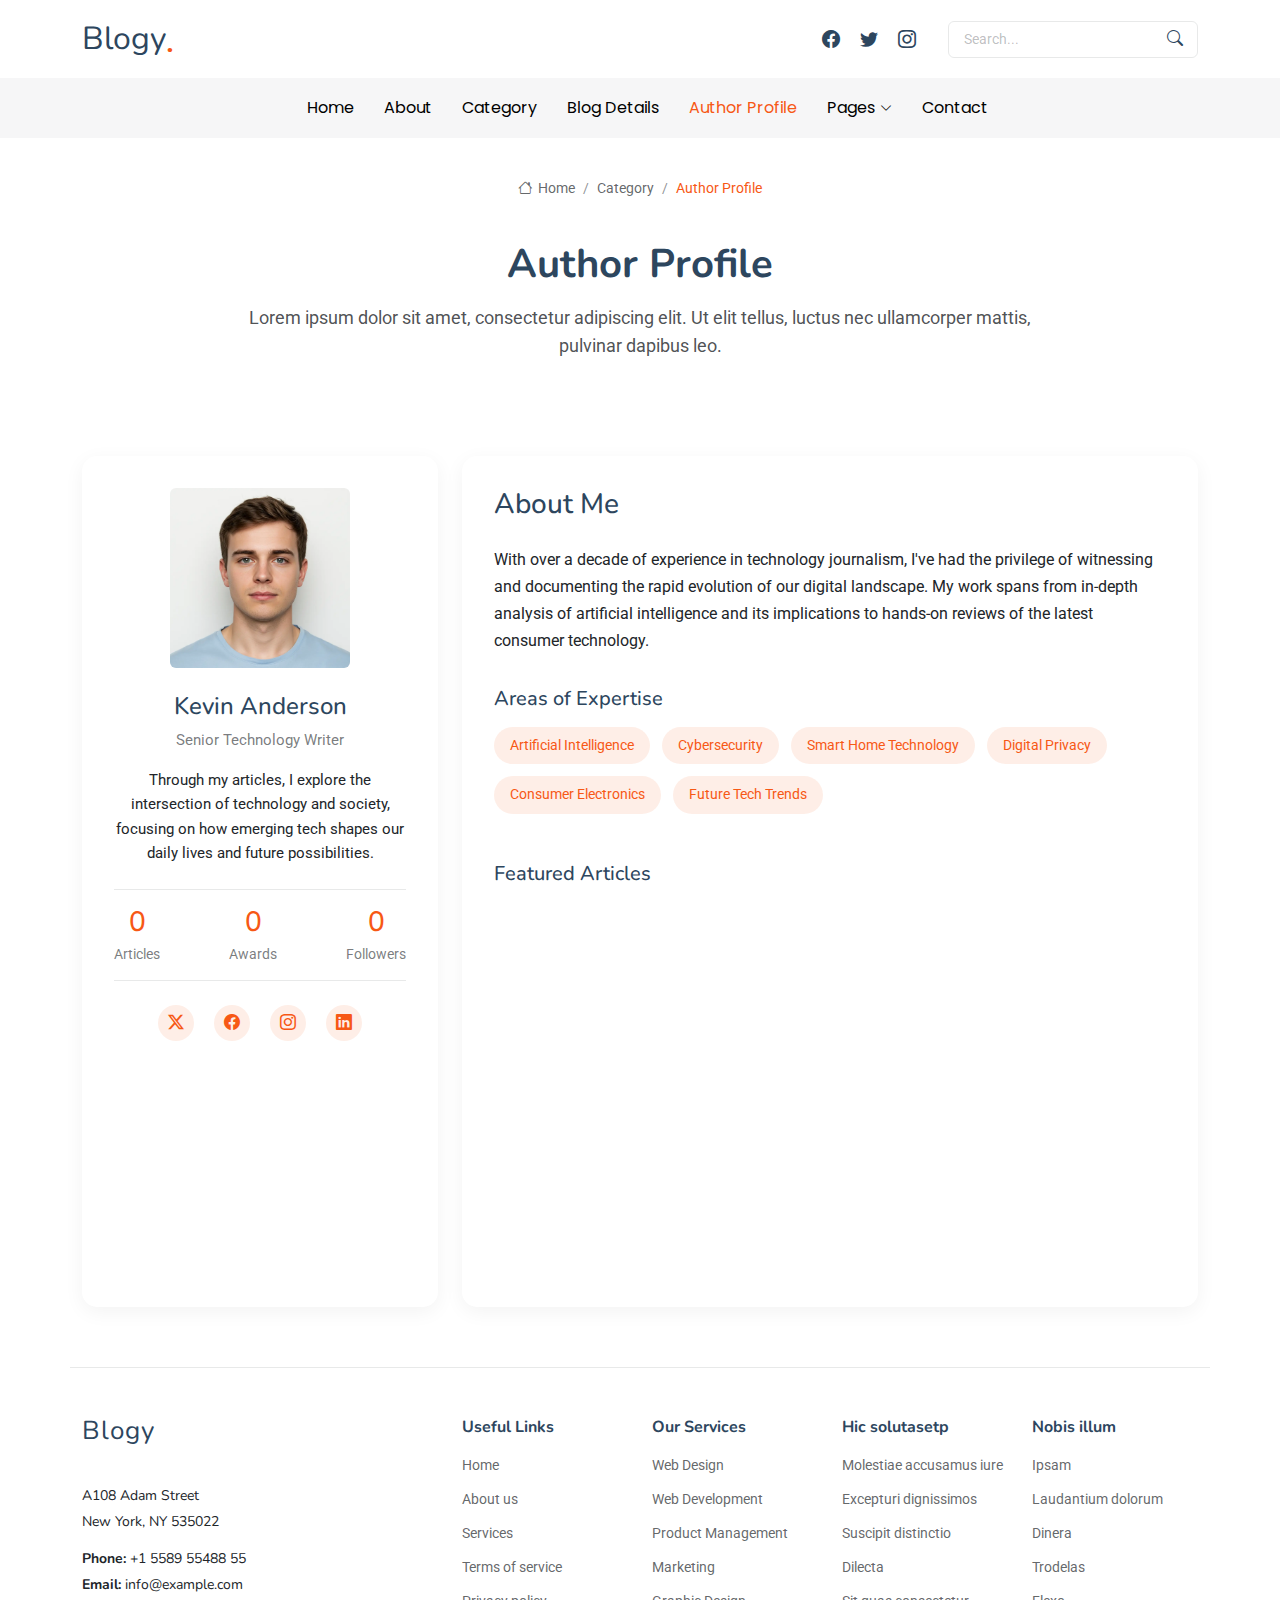
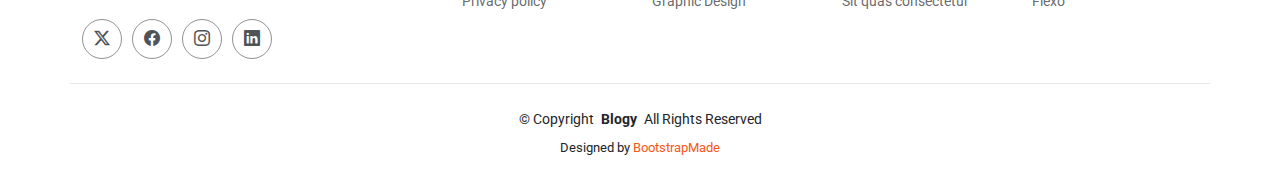
<file: author-profile.html>
<!DOCTYPE html>
<html lang="en">

<head>
  <meta charset="utf-8">
  <meta content="width=device-width, initial-scale=1.0" name="viewport">
  <title>Author Profile - Blogy Bootstrap Template</title>
  <meta name="description" content="">
  <meta name="keywords" content="">

  <!-- Favicons -->
  <link href="assets/img/favicon.png" rel="icon">
  <link href="assets/img/apple-touch-icon.png" rel="apple-touch-icon">

  <!-- Fonts -->
  <link href="https://fonts.googleapis.com" rel="preconnect">
  <link href="https://fonts.gstatic.com" rel="preconnect" crossorigin>
  <link href="https://fonts.googleapis.com/css2?family=Roboto:ital,wght@0,100;0,300;0,400;0,500;0,700;0,900;1,100;1,300;1,400;1,500;1,700;1,900&family=Poppins:ital,wght@0,100;0,200;0,300;0,400;0,500;0,600;0,700;0,800;0,900;1,100;1,200;1,300;1,400;1,500;1,600;1,700;1,800;1,900&family=Nunito:ital,wght@0,200;0,300;0,400;0,500;0,600;0,700;0,800;0,900;1,200;1,300;1,400;1,500;1,600;1,700;1,800;1,900&display=swap" rel="stylesheet">

  <!-- Vendor CSS Files -->
  <link href="assets/vendor/bootstrap/css/bootstrap.min.css" rel="stylesheet">
  <link href="assets/vendor/bootstrap-icons/bootstrap-icons.css" rel="stylesheet">
  <link href="assets/vendor/aos/aos.css" rel="stylesheet">
  <link href="assets/vendor/swiper/swiper-bundle.min.css" rel="stylesheet">
  <link href="assets/vendor/glightbox/css/glightbox.min.css" rel="stylesheet">

  <!-- Main CSS File -->
  <link href="assets/css/main.css" rel="stylesheet">

  <!-- =======================================================
  * Template Name: Blogy
  * Template URL: https://bootstrapmade.com/blogy-bootstrap-blog-template/
  * Updated: Feb 22 2025 with Bootstrap v5.3.3
  * Author: BootstrapMade.com
  * License: https://bootstrapmade.com/license/
  ======================================================== -->
</head>

<body class="author-profile-page">

  <header id="header" class="header position-relative">
    <div class="container-fluid container-xl position-relative">

      <div class="top-row d-flex align-items-center justify-content-between">
        <a href="index.html" class="logo d-flex align-items-end">
          <!-- Uncomment the line below if you also wish to use an image logo -->
          <!-- <img src="assets/img/logo.webp" alt=""> -->
          <h1 class="sitename">Blogy</h1><span>.</span>
        </a>

        <div class="d-flex align-items-center">
          <div class="social-links">
            <a href="#" class="facebook"><i class="bi bi-facebook"></i></a>
            <a href="#" class="twitter"><i class="bi bi-twitter"></i></a>
            <a href="#" class="instagram"><i class="bi bi-instagram"></i></a>
          </div>

          <form class="search-form ms-4">
            <input type="text" placeholder="Search..." class="form-control">
            <button type="submit" class="btn"><i class="bi bi-search"></i></button>
          </form>
        </div>
      </div>

    </div>

    <div class="nav-wrap">
      <div class="container d-flex justify-content-center position-relative">
        <nav id="navmenu" class="navmenu">
          <ul>
            <li><a href="index.html">Home</a></li>
            <li><a href="about.html">About</a></li>
            <li><a href="category.html">Category</a></li>
            <li><a href="blog-details.html">Blog Details</a></li>
            <li><a href="author-profile.html" class="active">Author Profile</a></li>
            <li class="dropdown"><a href="#"><span>Pages</span> <i class="bi bi-chevron-down toggle-dropdown"></i></a>
              <ul>
                <li><a href="about.html">About</a></li>
                <li><a href="category.html">Category</a></li>
                <li><a href="blog-details.html">Blog Details</a></li>
                <li><a href="author-profile.html" class="active">Author Profile</a></li>
                <li><a href="search-results.html">Search Results</a></li>
                <li><a href="404.html">404 Not Found Page</a></li>

                <li class="dropdown"><a href="#"><span>Deep Dropdown</span> <i class="bi bi-chevron-down toggle-dropdown"></i></a>
                  <ul>
                    <li><a href="#">Deep Dropdown 1</a></li>
                    <li><a href="#">Deep Dropdown 2</a></li>
                    <li><a href="#">Deep Dropdown 3</a></li>
                    <li><a href="#">Deep Dropdown 4</a></li>
                    <li><a href="#">Deep Dropdown 5</a></li>
                  </ul>
                </li>
              </ul>
            </li>
            <li><a href="contact.html">Contact</a></li>
          </ul>
          <i class="mobile-nav-toggle d-xl-none bi bi-list"></i>
        </nav>
      </div>
    </div>

  </header>

  <main class="main">

    <!-- Page Title -->
    <div class="page-title">
      <div class="breadcrumbs">
        <nav aria-label="breadcrumb">
          <ol class="breadcrumb">
            <li class="breadcrumb-item"><a href="#"><i class="bi bi-house"></i> Home</a></li>
            <li class="breadcrumb-item"><a href="#">Category</a></li>
            <li class="breadcrumb-item active current">Author Profile</li>
          </ol>
        </nav>
      </div>

      <div class="title-wrapper">
        <h1>Author Profile</h1>
        <p>Lorem ipsum dolor sit amet, consectetur adipiscing elit. Ut elit tellus, luctus nec ullamcorper mattis, pulvinar dapibus leo.</p>
      </div>
    </div><!-- End Page Title -->

    <!-- Author Profile Section -->
    <section id="author-profile" class="author-profile section">

      <div class="container" data-aos="fade-up" data-aos-delay="100">

        <div class="author-profile-1">

          <div class="row">
            <!-- Author Info -->
            <div class="col-lg-4 mb-4 mb-lg-0">
              <div class="author-card" data-aos="fade-up">
                <div class="author-image">
                  <img src="assets/img/person/person-m-5.webp" alt="Author" class="img-fluid rounded">
                </div>

                <div class="author-info">
                  <h2>Kevin Anderson</h2>
                  <p class="designation">Senior Technology Writer</p>

                  <div class="author-bio">
                    Through my articles, I explore the intersection of technology and society, focusing on how emerging tech shapes our daily lives and future possibilities.
                  </div>

                  <div class="author-stats d-flex justify-content-between text-center my-4">
                    <div class="stat-item">
                      <h4 data-purecounter-start="0" data-purecounter-end="147" data-purecounter-duration="1" class="purecounter"></h4>
                      <p>Articles</p>
                    </div>
                    <div class="stat-item">
                      <h4 data-purecounter-start="0" data-purecounter-end="13" data-purecounter-duration="1" class="purecounter"></h4>
                      <p>Awards</p>
                    </div>
                    <div class="stat-item">
                      <h4 data-purecounter-start="0" data-purecounter-end="25" data-purecounter-duration="1" class="purecounter">K</h4>
                      <p>Followers</p>
                    </div>
                  </div>

                  <div class="social-links">
                    <a href="#" class="twitter"><i class="bi bi-twitter-x"></i></a>
                    <a href="#" class="facebook"><i class="bi bi-facebook"></i></a>
                    <a href="#" class="instagram"><i class="bi bi-instagram"></i></a>
                    <a href="#" class="linkedin"><i class="bi bi-linkedin"></i></a>
                  </div>
                </div>
              </div>
            </div>

            <!-- Author Content -->
            <div class="col-lg-8">
              <div class="author-content" data-aos="fade-up" data-aos-delay="200">
                <div class="content-header">
                  <h3>About Me</h3>
                </div>
                <div class="content-body">
                  <p>With over a decade of experience in technology journalism, I've had the privilege of witnessing and documenting the rapid evolution of our digital landscape. My work spans from in-depth analysis of artificial intelligence and its implications to hands-on reviews of the latest consumer technology.</p>

                  <div class="expertise-areas">
                    <h4>Areas of Expertise</h4>
                    <div class="tags">
                      <span>Artificial Intelligence</span>
                      <span>Cybersecurity</span>
                      <span>Smart Home Technology</span>
                      <span>Digital Privacy</span>
                      <span>Consumer Electronics</span>
                      <span>Future Tech Trends</span>
                    </div>
                  </div>

                  <div class="featured-articles mt-5">
                    <h4>Featured Articles</h4>
                    <div class="row g-4">
                      <div class="col-md-6" data-aos="fade-up" data-aos-delay="300">
                        <article class="article-card">
                          <div class="article-img">
                            <img src="assets/img/blog/blog-post-10.webp" alt="Article" class="img-fluid">
                          </div>
                          <div class="article-details">
                            <div class="post-category">Technology</div>
                            <h5><a href="#">The Future of AI in Everyday Computing</a></h5>
                            <div class="post-meta">
                              <span><i class="bi bi-clock"></i> Jan 15, 2024</span>
                              <span><i class="bi bi-chat-dots"></i> 24 Comments</span>
                            </div>
                          </div>
                        </article>
                      </div>

                      <div class="col-md-6" data-aos="fade-up" data-aos-delay="400">
                        <article class="article-card">
                          <div class="article-img">
                            <img src="assets/img/blog/blog-post-6.webp" alt="Article" class="img-fluid">
                          </div>
                          <div class="article-details">
                            <div class="post-category">Privacy</div>
                            <h5><a href="#">Understanding Digital Privacy in 2024</a></h5>
                            <div class="post-meta">
                              <span><i class="bi bi-clock"></i> Feb 3, 2024</span>
                              <span><i class="bi bi-chat-dots"></i> 18 Comments</span>
                            </div>
                          </div>
                        </article>
                      </div>
                    </div>
                  </div>
                </div>
              </div>
            </div>

          </div>

        </div>

      </div>

    </section><!-- /Author Profile Section -->

  </main>

  <footer id="footer" class="footer">

    <div class="container footer-top">
      <div class="row gy-4">
        <div class="col-lg-4 col-md-6 footer-about">
          <a href="index.html" class="logo d-flex align-items-center">
            <span class="sitename">Blogy</span>
          </a>
          <div class="footer-contact pt-3">
            <p>A108 Adam Street</p>
            <p>New York, NY 535022</p>
            <p class="mt-3"><strong>Phone:</strong> <span>+1 5589 55488 55</span></p>
            <p><strong>Email:</strong> <span>info@example.com</span></p>
          </div>
          <div class="social-links d-flex mt-4">
            <a href=""><i class="bi bi-twitter-x"></i></a>
            <a href=""><i class="bi bi-facebook"></i></a>
            <a href=""><i class="bi bi-instagram"></i></a>
            <a href=""><i class="bi bi-linkedin"></i></a>
          </div>
        </div>

        <div class="col-lg-2 col-md-3 footer-links">
          <h4>Useful Links</h4>
          <ul>
            <li><a href="#">Home</a></li>
            <li><a href="#">About us</a></li>
            <li><a href="#">Services</a></li>
            <li><a href="#">Terms of service</a></li>
            <li><a href="#">Privacy policy</a></li>
          </ul>
        </div>

        <div class="col-lg-2 col-md-3 footer-links">
          <h4>Our Services</h4>
          <ul>
            <li><a href="#">Web Design</a></li>
            <li><a href="#">Web Development</a></li>
            <li><a href="#">Product Management</a></li>
            <li><a href="#">Marketing</a></li>
            <li><a href="#">Graphic Design</a></li>
          </ul>
        </div>

        <div class="col-lg-2 col-md-3 footer-links">
          <h4>Hic solutasetp</h4>
          <ul>
            <li><a href="#">Molestiae accusamus iure</a></li>
            <li><a href="#">Excepturi dignissimos</a></li>
            <li><a href="#">Suscipit distinctio</a></li>
            <li><a href="#">Dilecta</a></li>
            <li><a href="#">Sit quas consectetur</a></li>
          </ul>
        </div>

        <div class="col-lg-2 col-md-3 footer-links">
          <h4>Nobis illum</h4>
          <ul>
            <li><a href="#">Ipsam</a></li>
            <li><a href="#">Laudantium dolorum</a></li>
            <li><a href="#">Dinera</a></li>
            <li><a href="#">Trodelas</a></li>
            <li><a href="#">Flexo</a></li>
          </ul>
        </div>

      </div>
    </div>

    <div class="container copyright text-center mt-4">
      <p>© <span>Copyright</span> <strong class="px-1 sitename">Blogy</strong> <span>All Rights Reserved</span></p>
      <div class="credits">
        <!-- All the links in the footer should remain intact. -->
        <!-- You can delete the links only if you've purchased the pro version. -->
        <!-- Licensing information: https://bootstrapmade.com/license/ -->
        <!-- Purchase the pro version with working PHP/AJAX contact form: [buy-url] -->
        Designed by <a href="https://bootstrapmade.com/">BootstrapMade</a>
      </div>
    </div>

  </footer>

  <!-- Scroll Top -->
  <a href="#" id="scroll-top" class="scroll-top d-flex align-items-center justify-content-center"><i class="bi bi-arrow-up-short"></i></a>

  <!-- Preloader -->
  <div id="preloader"></div>

  <!-- Vendor JS Files -->
  <script src="assets/vendor/bootstrap/js/bootstrap.bundle.min.js"></script>
  <script src="assets/vendor/php-email-form/validate.js"></script>
  <script src="assets/vendor/aos/aos.js"></script>
  <script src="assets/vendor/swiper/swiper-bundle.min.js"></script>
  <script src="assets/vendor/purecounter/purecounter_vanilla.js"></script>
  <script src="assets/vendor/glightbox/js/glightbox.min.js"></script>

  <!-- Main JS File -->
  <script src="assets/js/main.js"></script>

</body>

</html>
</file>
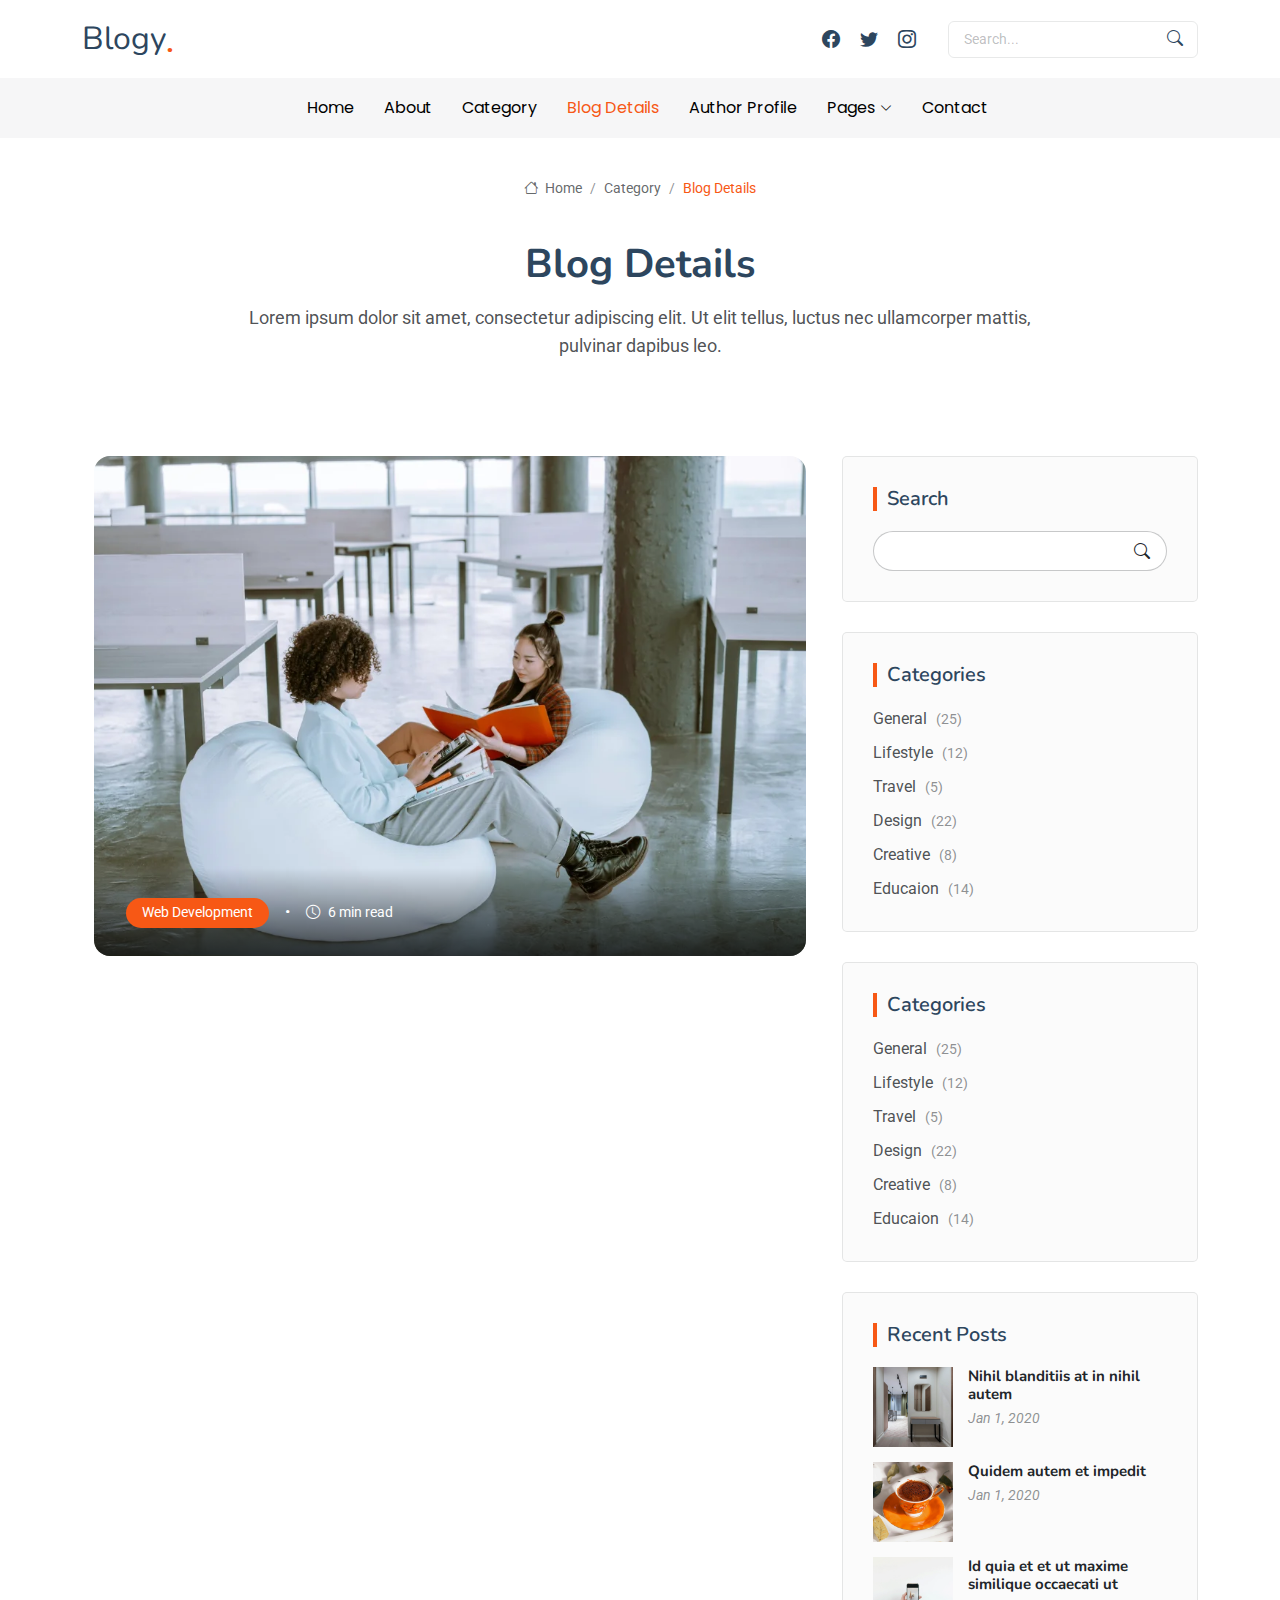
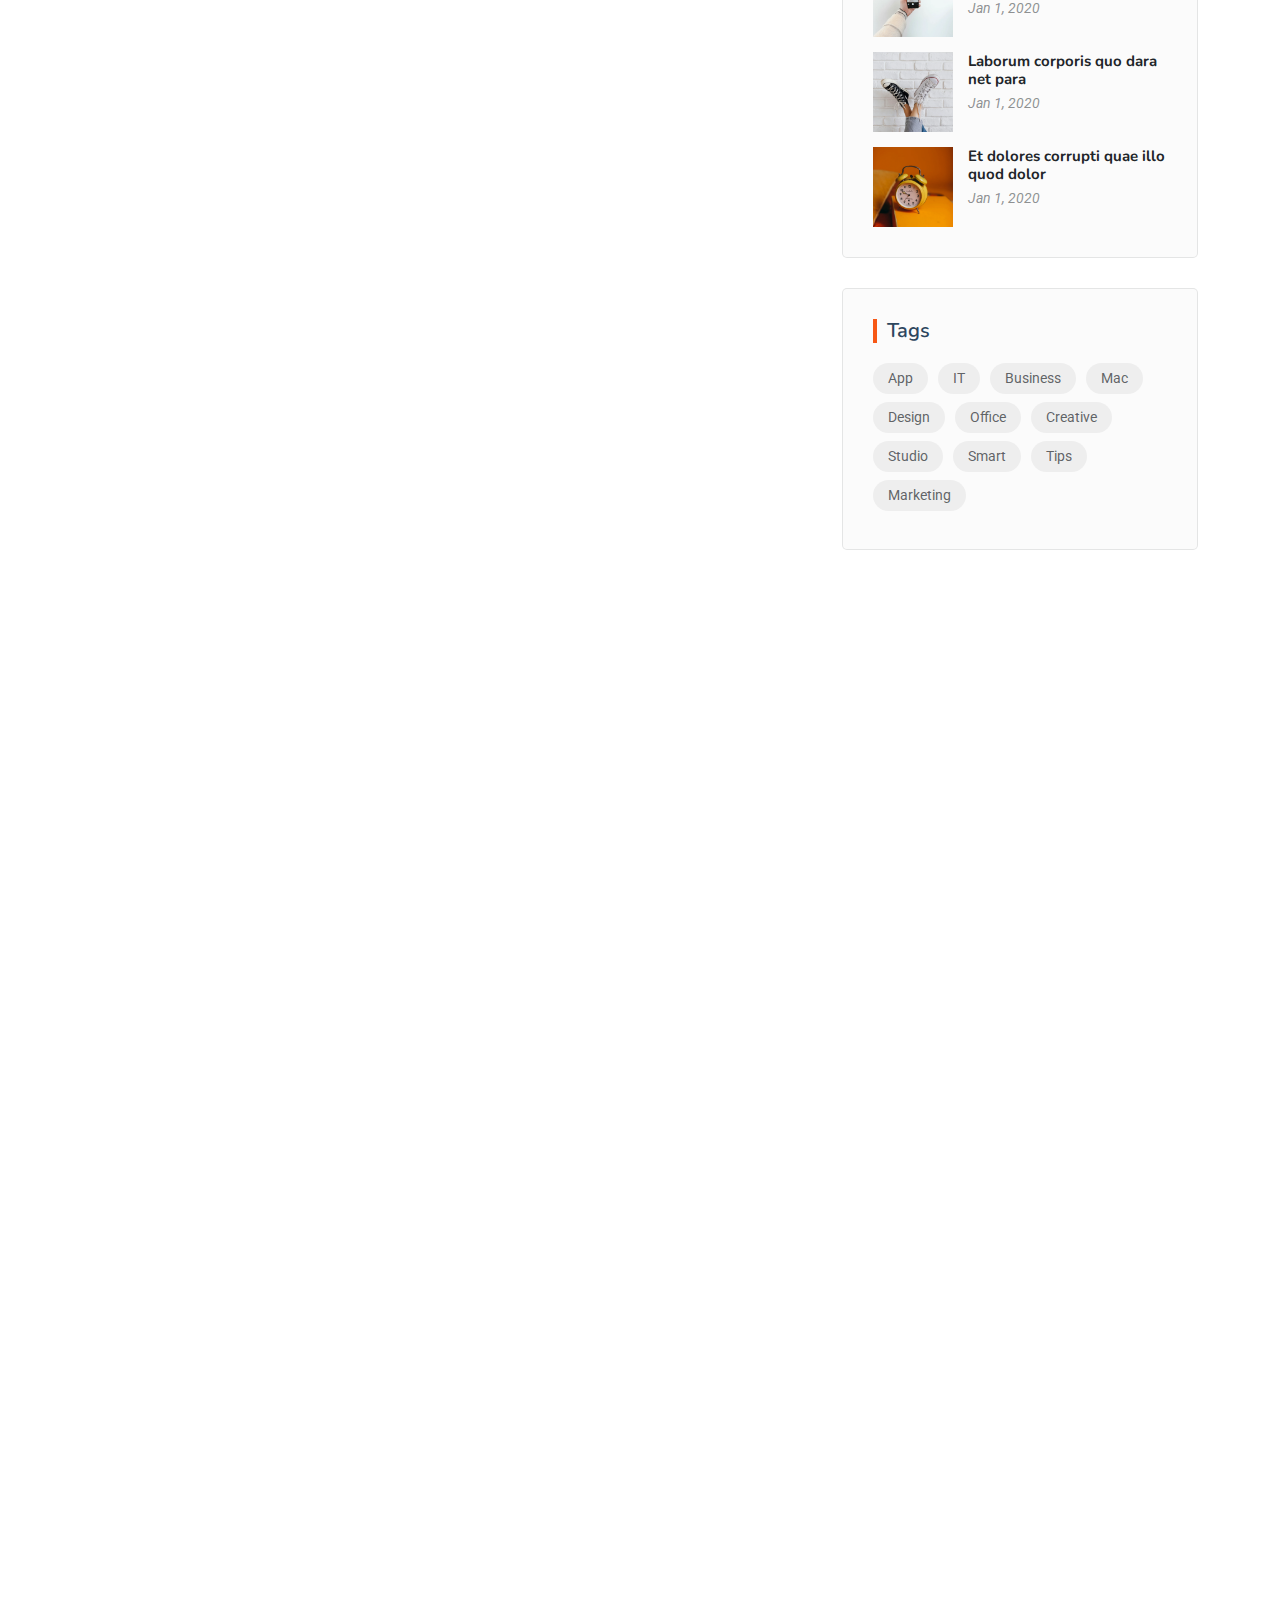
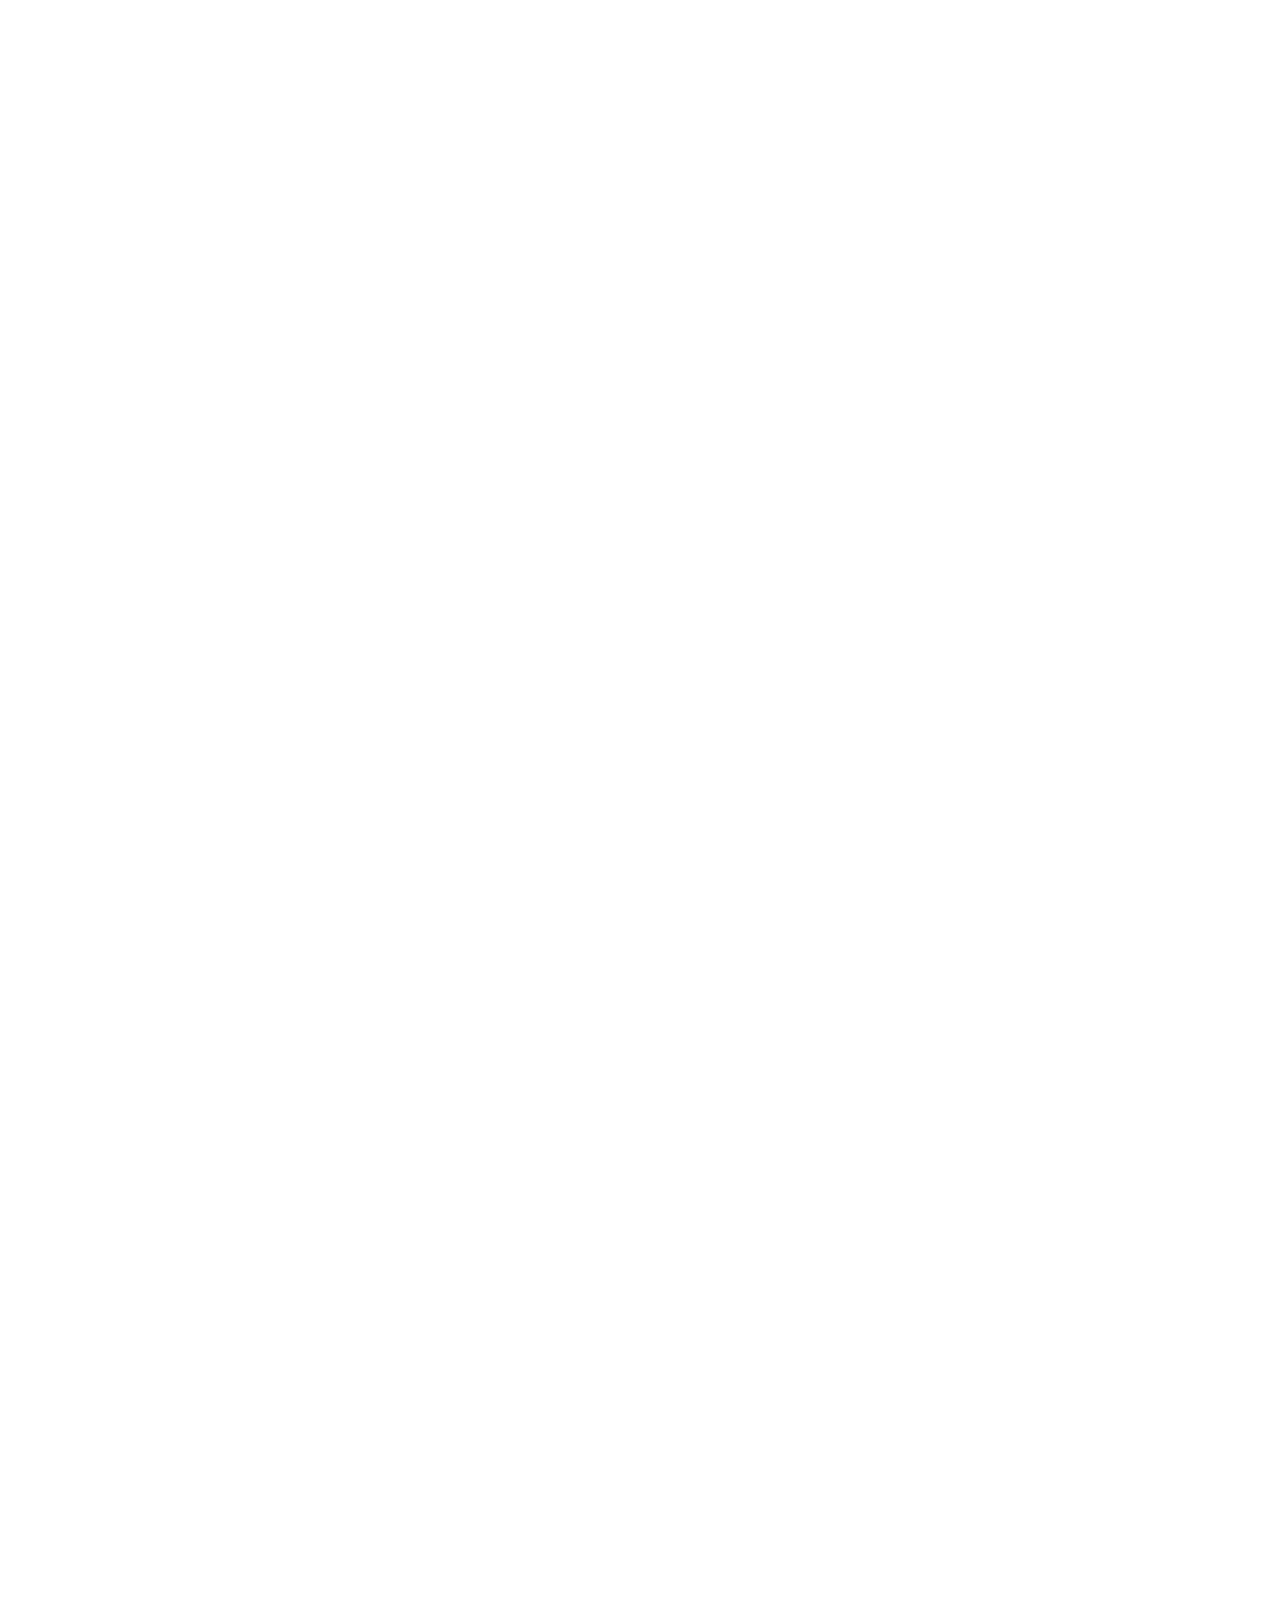
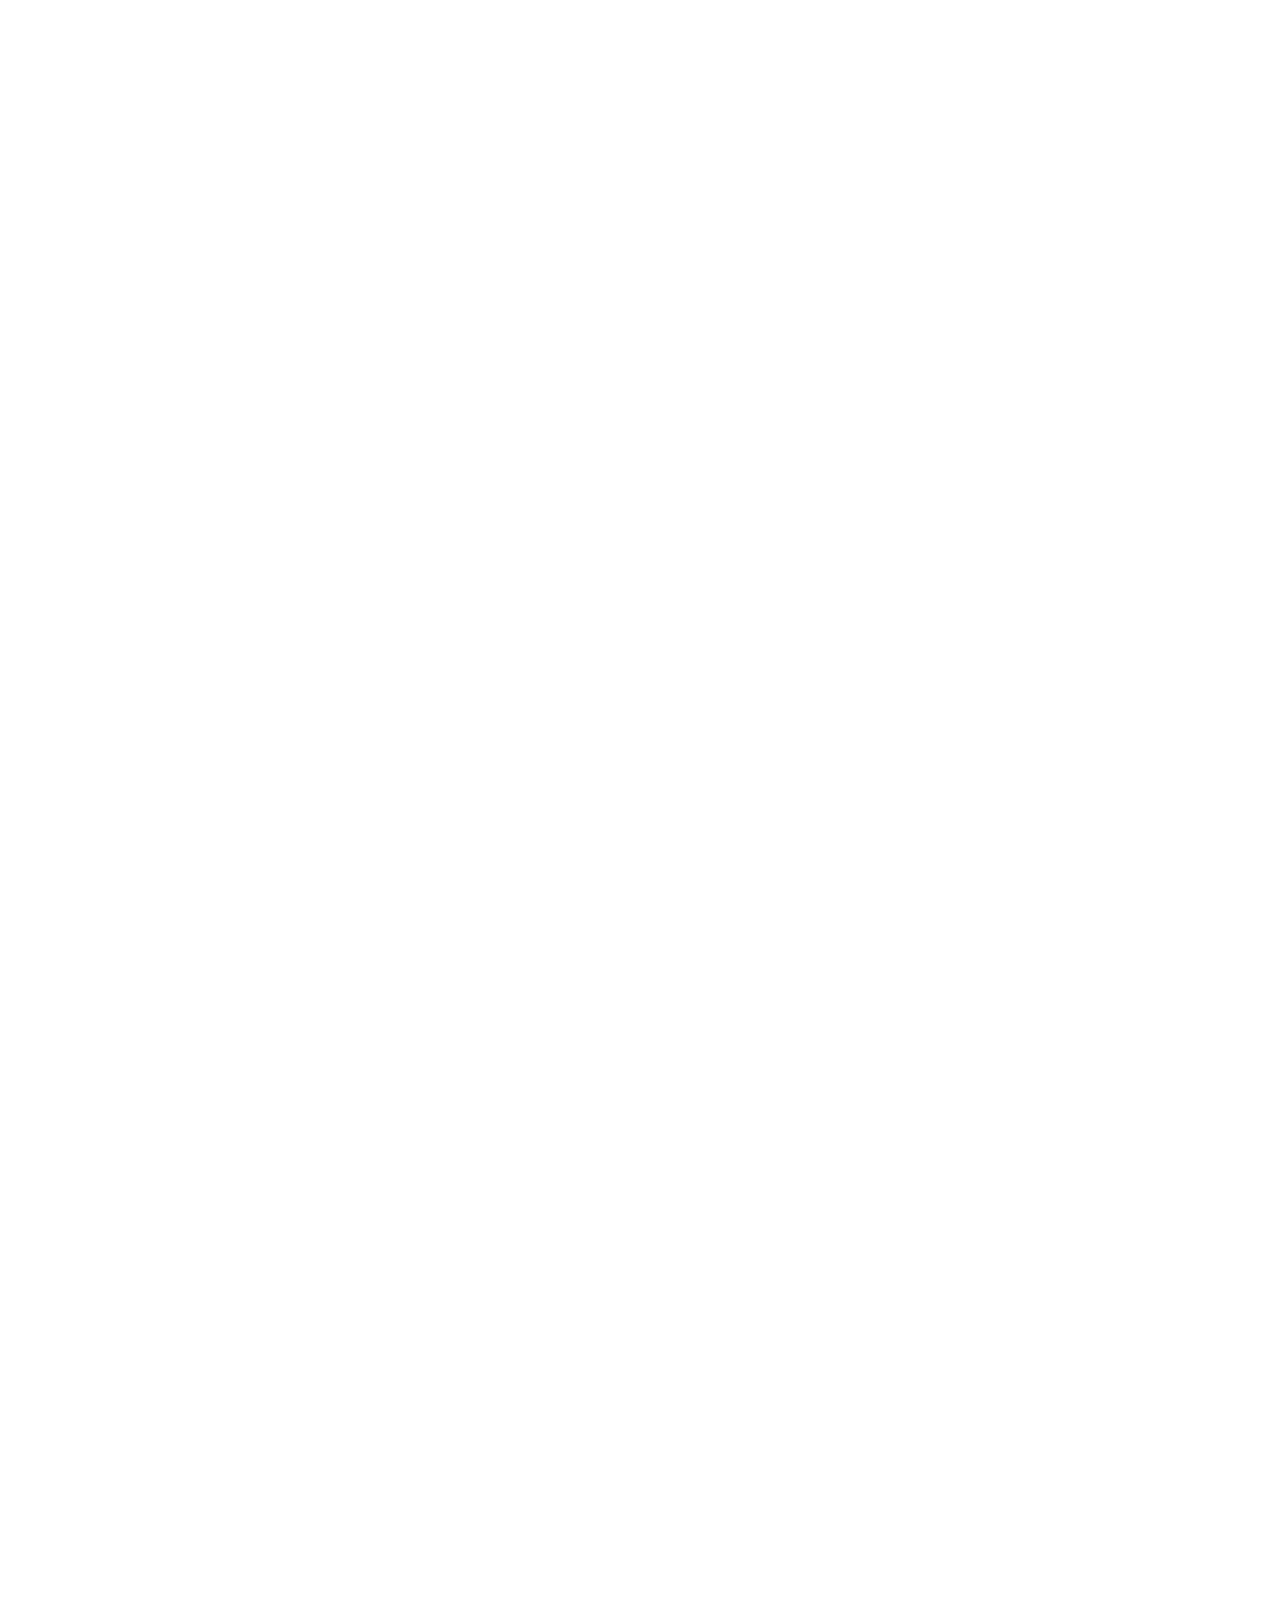
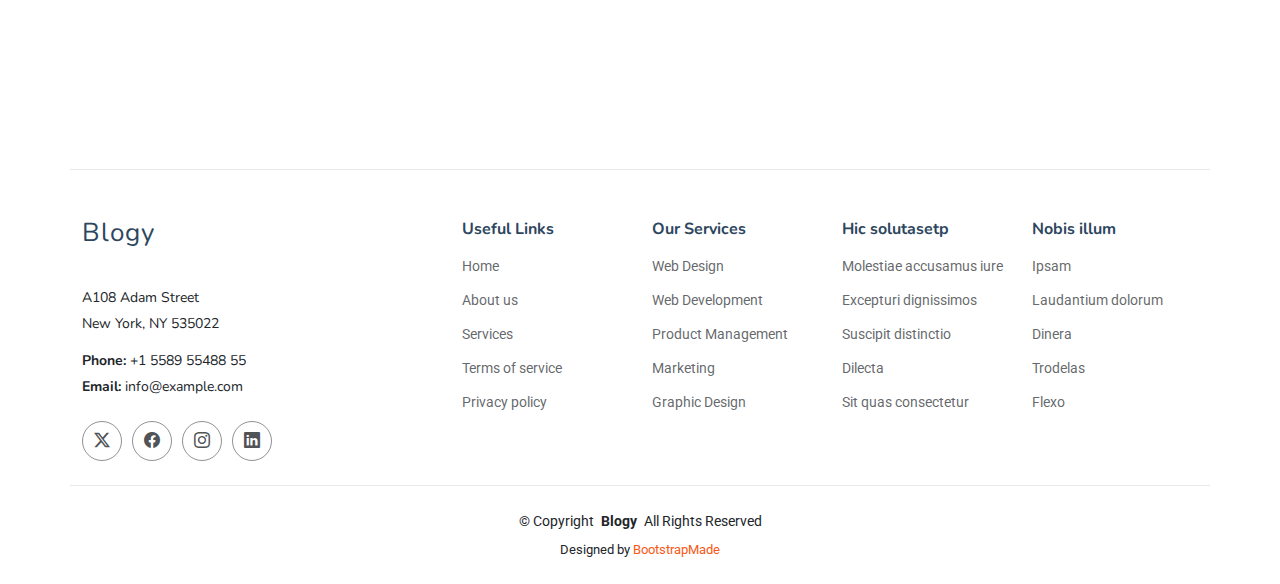
<file: blog-details.html>
<!DOCTYPE html>
<html lang="en">

<head>
  <meta charset="utf-8">
  <meta content="width=device-width, initial-scale=1.0" name="viewport">
  <title>Blog Details - Blogy Bootstrap Template</title>
  <meta name="description" content="">
  <meta name="keywords" content="">

  <!-- Favicons -->
  <link href="assets/img/favicon.png" rel="icon">
  <link href="assets/img/apple-touch-icon.png" rel="apple-touch-icon">

  <!-- Fonts -->
  <link href="https://fonts.googleapis.com" rel="preconnect">
  <link href="https://fonts.gstatic.com" rel="preconnect" crossorigin>
  <link href="https://fonts.googleapis.com/css2?family=Roboto:ital,wght@0,100;0,300;0,400;0,500;0,700;0,900;1,100;1,300;1,400;1,500;1,700;1,900&family=Poppins:ital,wght@0,100;0,200;0,300;0,400;0,500;0,600;0,700;0,800;0,900;1,100;1,200;1,300;1,400;1,500;1,600;1,700;1,800;1,900&family=Nunito:ital,wght@0,200;0,300;0,400;0,500;0,600;0,700;0,800;0,900;1,200;1,300;1,400;1,500;1,600;1,700;1,800;1,900&display=swap" rel="stylesheet">

  <!-- Vendor CSS Files -->
  <link href="assets/vendor/bootstrap/css/bootstrap.min.css" rel="stylesheet">
  <link href="assets/vendor/bootstrap-icons/bootstrap-icons.css" rel="stylesheet">
  <link href="assets/vendor/aos/aos.css" rel="stylesheet">
  <link href="assets/vendor/swiper/swiper-bundle.min.css" rel="stylesheet">
  <link href="assets/vendor/glightbox/css/glightbox.min.css" rel="stylesheet">

  <!-- Main CSS File -->
  <link href="assets/css/main.css" rel="stylesheet">

  <!-- =======================================================
  * Template Name: Blogy
  * Template URL: https://bootstrapmade.com/blogy-bootstrap-blog-template/
  * Updated: Feb 22 2025 with Bootstrap v5.3.3
  * Author: BootstrapMade.com
  * License: https://bootstrapmade.com/license/
  ======================================================== -->
</head>

<body class="blog-details-page">

  <header id="header" class="header position-relative">
    <div class="container-fluid container-xl position-relative">

      <div class="top-row d-flex align-items-center justify-content-between">
        <a href="index.html" class="logo d-flex align-items-end">
          <!-- Uncomment the line below if you also wish to use an image logo -->
          <!-- <img src="assets/img/logo.webp" alt=""> -->
          <h1 class="sitename">Blogy</h1><span>.</span>
        </a>

        <div class="d-flex align-items-center">
          <div class="social-links">
            <a href="#" class="facebook"><i class="bi bi-facebook"></i></a>
            <a href="#" class="twitter"><i class="bi bi-twitter"></i></a>
            <a href="#" class="instagram"><i class="bi bi-instagram"></i></a>
          </div>

          <form class="search-form ms-4">
            <input type="text" placeholder="Search..." class="form-control">
            <button type="submit" class="btn"><i class="bi bi-search"></i></button>
          </form>
        </div>
      </div>

    </div>

    <div class="nav-wrap">
      <div class="container d-flex justify-content-center position-relative">
        <nav id="navmenu" class="navmenu">
          <ul>
            <li><a href="index.html">Home</a></li>
            <li><a href="about.html">About</a></li>
            <li><a href="category.html">Category</a></li>
            <li><a href="blog-details.html" class="active">Blog Details</a></li>
            <li><a href="author-profile.html">Author Profile</a></li>
            <li class="dropdown"><a href="#"><span>Pages</span> <i class="bi bi-chevron-down toggle-dropdown"></i></a>
              <ul>
                <li><a href="about.html">About</a></li>
                <li><a href="category.html">Category</a></li>
                <li><a href="blog-details.html" class="active">Blog Details</a></li>
                <li><a href="author-profile.html">Author Profile</a></li>
                <li><a href="search-results.html">Search Results</a></li>
                <li><a href="404.html">404 Not Found Page</a></li>

                <li class="dropdown"><a href="#"><span>Deep Dropdown</span> <i class="bi bi-chevron-down toggle-dropdown"></i></a>
                  <ul>
                    <li><a href="#">Deep Dropdown 1</a></li>
                    <li><a href="#">Deep Dropdown 2</a></li>
                    <li><a href="#">Deep Dropdown 3</a></li>
                    <li><a href="#">Deep Dropdown 4</a></li>
                    <li><a href="#">Deep Dropdown 5</a></li>
                  </ul>
                </li>
              </ul>
            </li>
            <li><a href="contact.html">Contact</a></li>
          </ul>
          <i class="mobile-nav-toggle d-xl-none bi bi-list"></i>
        </nav>
      </div>
    </div>

  </header>

  <main class="main">

    <!-- Page Title -->
    <div class="page-title">
      <div class="breadcrumbs">
        <nav aria-label="breadcrumb">
          <ol class="breadcrumb">
            <li class="breadcrumb-item"><a href="#"><i class="bi bi-house"></i> Home</a></li>
            <li class="breadcrumb-item"><a href="#">Category</a></li>
            <li class="breadcrumb-item active current">Blog Details</li>
          </ol>
        </nav>
      </div>

      <div class="title-wrapper">
        <h1>Blog Details</h1>
        <p>Lorem ipsum dolor sit amet, consectetur adipiscing elit. Ut elit tellus, luctus nec ullamcorper mattis, pulvinar dapibus leo.</p>
      </div>
    </div><!-- End Page Title -->

    <div class="container">
      <div class="row">

        <div class="col-lg-8">

          <!-- Blog Details Section -->
          <section id="blog-details" class="blog-details section">
            <div class="container" data-aos="fade-up">

              <article class="article">

                <div class="hero-img" data-aos="zoom-in">
                  <img src="assets/img/blog/blog-post-3.webp" alt="Featured blog image" class="img-fluid" loading="lazy">
                  <div class="meta-overlay">
                    <div class="meta-categories">
                      <a href="#" class="category">Web Development</a>
                      <span class="divider">•</span>
                      <span class="reading-time"><i class="bi bi-clock"></i> 6 min read</span>
                    </div>
                  </div>
                </div>

                <div class="article-content" data-aos="fade-up" data-aos-delay="100">
                  <div class="content-header">
                    <h1 class="title">Modern Web Development: Best Practices and Future Trends for 2025</h1>

                    <div class="author-info">
                      <div class="author-details">
                        <img src="assets/img/person/person-f-8.webp" alt="Author" class="author-img">
                        <div class="info">
                          <h4>Michael Chen</h4>
                          <span class="role">Senior Web Developer</span>
                        </div>
                      </div>
                      <div class="post-meta">
                        <span class="date"><i class="bi bi-calendar3"></i> Mar 15, 2025</span>
                        <span class="divider">•</span>
                        <span class="comments"><i class="bi bi-chat-text"></i> 18 Comments</span>
                      </div>
                    </div>
                  </div>

                  <div class="content">
                    <p class="lead">
                      The landscape of web development continues to evolve at an unprecedented pace, bringing new technologies, frameworks, and methodologies that reshape how we build modern web applications.
                    </p>

                    <p>
                      As we delve into 2025, the web development ecosystem has transformed dramatically, introducing innovative approaches to building faster, more secure, and highly engaging web experiences. This comprehensive guide explores the latest trends and best practices that are defining the future of web development.
                    </p>

                    <div class="content-image right-aligned">
                      <img src="assets/img/blog/blog-hero-2.webp" class="img-fluid" alt="Modern web development tools" loading="lazy">
                      <figcaption>Modern development environments emphasize collaboration and efficiency</figcaption>
                    </div>

                    <h2>The Rise of Web Components</h2>
                    <p>
                      Web Components have become increasingly crucial in modern web development, offering a standardized way to create reusable custom elements. Key advantages include:
                    </p>
                    <ul>
                      <li>Enhanced code reusability across different frameworks</li>
                      <li>Better encapsulation of functionality</li>
                      <li>Improved maintenance and scalability</li>
                      <li>Framework-agnostic component development</li>
                    </ul>

                    <div class="highlight-box">
                      <h3>Key Trends in 2025</h3>
                      <ul class="trend-list">
                        <li>
                          <i class="bi bi-lightning-charge"></i>
                          <span>Edge Computing and Serverless Architecture</span>
                        </li>
                        <li>
                          <i class="bi bi-shield-check"></i>
                          <span>Enhanced Security Measures</span>
                        </li>
                        <li>
                          <i class="bi bi-phone"></i>
                          <span>Progressive Web Apps (PWAs)</span>
                        </li>
                      </ul>
                    </div>

                    <h2>Performance Optimization</h2>
                    <p>
                      Performance remains a critical factor in web development, with an increasing focus on Core Web Vitals and user experience metrics. Modern applications must be optimized for both speed and efficiency.
                    </p>

                    <blockquote>
                      <p>
                        "The future of web development lies not just in writing code, but in creating seamless, accessible, and performant experiences that work for everyone, everywhere."
                      </p>
                      <cite>Emily Thompson, Web Performance Architect</cite>
                    </blockquote>

                    <div class="content-grid">
                      <div class="row g-4">
                        <div class="col-md-6">
                          <div class="info-card">
                            <i class="bi bi-speedometer2"></i>
                            <h4>Performance Metrics</h4>
                            <p>Focus on Core Web Vitals and user-centric performance metrics for better search rankings and user experience.</p>
                          </div>
                        </div>
                        <div class="col-md-6">
                          <div class="info-card">
                            <i class="bi bi-universal-access"></i>
                            <h4>Accessibility</h4>
                            <p>Implementing WCAG guidelines and ensuring web applications are accessible to all users across different devices.</p>
                          </div>
                        </div>
                      </div>
                    </div>

                    <h2>Looking Forward</h2>
                    <p>
                      As we continue through 2025, web development practices will further evolve, embracing new technologies while maintaining a strong foundation in performance, accessibility, and user experience. Staying updated with these trends and best practices is crucial for developers looking to build modern, scalable web applications.
                    </p>
                  </div>

                  <div class="meta-bottom">
                    <div class="tags-section">
                      <h4>Related Topics</h4>
                      <div class="tags">
                        <a href="#" class="tag">Web Development</a>
                        <a href="#" class="tag">Performance</a>
                        <a href="#" class="tag">Best Practices</a>
                        <a href="#" class="tag">Trends</a>
                        <a href="#" class="tag">2025</a>
                      </div>
                    </div>

                    <div class="share-section">
                      <h4>Share Article</h4>
                      <div class="social-links">
                        <a href="#" class="twitter"><i class="bi bi-twitter-x"></i></a>
                        <a href="#" class="facebook"><i class="bi bi-facebook"></i></a>
                        <a href="#" class="linkedin"><i class="bi bi-linkedin"></i></a>
                        <a href="#" class="copy-link" title="Copy Link"><i class="bi bi-link-45deg"></i></a>
                      </div>
                    </div>
                  </div>
                </div>

              </article>

            </div>
          </section><!-- /Blog Details Section -->

          <!-- Blog Author Section -->
          <section id="blog-author" class="blog-author section">

            <div class="container" data-aos="fade-up">
              <div class="author-box">
                <div class="row align-items-center">
                  <div class="col-lg-3 col-md-4 text-center">
                    <img src="assets/img/person/person-f-12.webp" class="author-img rounded-circle" alt="" loading="lazy">

                    <div class="author-social-links mt-3">
                      <a href="https://twitter.com/#" class="twitter"><i class="bi bi-twitter-x"></i></a>
                      <a href="https://linkedin.com/#" class="linkedin"><i class="bi bi-linkedin"></i></a>
                      <a href="https://github.com/#" class="github"><i class="bi bi-github"></i></a>
                      <a href="https://facebook.com/#" class="facebook"><i class="bi bi-facebook"></i></a>
                      <a href="https://instagram.com/#" class="instagram"><i class="bi bi-instagram"></i></a>
                    </div>
                  </div>

                  <div class="col-lg-9 col-md-8">
                    <div class="author-content">
                      <h3 class="author-name">Sarah Anderson</h3>
                      <span class="author-title">Senior Tech Writer &amp; Developer Advocate</span>

                      <div class="author-bio mt-3">
                        Sed ut perspiciatis unde omnis iste natus error sit voluptatem accusantium doloremque laudantium. Passionate about creating content that bridges the gap between developers and end-users.
                      </div>

                      <div class="author-website mt-3">
                        <a href="#" class="website-link">
                          <i class="bi bi-globe"></i>
                          <span>sarahanderson.dev</span>
                        </a>
                        <a href="#" class="more-posts">
                          Read More from Sarah <i class="bi bi-arrow-right"></i>
                        </a>
                      </div>
                    </div>
                  </div>
                </div>
              </div>
            </div>

          </section><!-- /Blog Author Section -->

          <!-- Blog Comments Section -->
          <section id="blog-comments" class="blog-comments section">

            <div class="container" data-aos="fade-up" data-aos-delay="100">

              <div class="blog-comments-3">
                <div class="section-header">
                  <h3>Discussion <span class="comment-count">(8)</span></h3>
                </div>

                <div class="comments-wrapper">
                  <!-- Comment 1 -->
                  <article class="comment-card">
                    <div class="comment-header">
                      <div class="user-info">
                        <img src="assets/img/person/person-f-9.webp" alt="User avatar" loading="lazy">
                        <div class="meta">
                          <h4 class="name">Sarah Williams</h4>
                          <span class="date"><i class="bi bi-calendar3"></i> February 13, 2025</span>
                        </div>
                      </div>
                    </div>
                    <div class="comment-content">
                      <p>Proin iaculis purus consequat sem cure digni ssim donec porttitora entum suscipit rhoncus. Accusantium quam, ultricies eget id, aliquam eget nibh et. Maecen aliquam, risus at semper.</p>
                    </div>
                    <div class="comment-actions">
                      <button class="action-btn like-btn">
                        <i class="bi bi-hand-thumbs-up"></i>
                        <span>12</span>
                      </button>
                      <button class="action-btn reply-btn">
                        <i class="bi bi-reply"></i>
                        <span>Reply</span>
                      </button>
                    </div>
                  </article>

                  <!-- Comment 2 with replies -->
                  <article class="comment-card">
                    <div class="comment-header">
                      <div class="user-info">
                        <img src="assets/img/person/person-m-9.webp" alt="User avatar" loading="lazy">
                        <div class="meta">
                          <h4 class="name">James Cooper</h4>
                          <span class="date"><i class="bi bi-calendar3"></i> February 13, 2025</span>
                        </div>
                      </div>
                    </div>
                    <div class="comment-content">
                      <p>Quisque ut nisi. Donec mi odio, faucibus at, scelerisque quis, convallis in, nisi. Suspendisse non nisl sit amet velit hendrerit rutrum. Ut leo. Ut a nisl id ante tempus hendrerit.</p>
                    </div>
                    <div class="comment-actions">
                      <button class="action-btn like-btn">
                        <i class="bi bi-hand-thumbs-up"></i>
                        <span>8</span>
                      </button>
                      <button class="action-btn reply-btn">
                        <i class="bi bi-reply"></i>
                        <span>Reply</span>
                      </button>
                    </div>

                    <!-- Reply Thread -->
                    <div class="reply-thread">
                      <!-- Reply 1 -->
                      <article class="comment-card reply">
                        <div class="comment-header">
                          <div class="user-info">
                            <img src="assets/img/person/person-f-9.webp" alt="User avatar" loading="lazy">
                            <div class="meta">
                              <h4 class="name">Emily Parker</h4>
                              <span class="date"><i class="bi bi-calendar3"></i> February 13, 2025</span>
                            </div>
                          </div>
                        </div>
                        <div class="comment-content">
                          <p>Cras ultricies mi eu turpis hendrerit fringilla. Vestibulum ante ipsum primis in faucibus orci luctus et ultrices posuere cubilia Curae.</p>
                        </div>
                        <div class="comment-actions">
                          <button class="action-btn like-btn">
                            <i class="bi bi-hand-thumbs-up"></i>
                            <span>5</span>
                          </button>
                          <button class="action-btn reply-btn">
                            <i class="bi bi-reply"></i>
                            <span>Reply</span>
                          </button>
                        </div>
                      </article>

                      <!-- Reply 2 -->
                      <article class="comment-card reply">
                        <div class="comment-header">
                          <div class="user-info">
                            <img src="assets/img/person/person-f-7.webp" alt="User avatar" loading="lazy">
                            <div class="meta">
                              <h4 class="name">Daniel Brown</h4>
                              <span class="date"><i class="bi bi-calendar3"></i> February 13, 2025</span>
                            </div>
                          </div>
                        </div>
                        <div class="comment-content">
                          <p>Nam commodo suscipit quam. Vestibulum ullamcorper mauris at ligula. Fusce fermentum odio nec arcu.</p>
                        </div>
                        <div class="comment-actions">
                          <button class="action-btn like-btn">
                            <i class="bi bi-hand-thumbs-up"></i>
                            <span>3</span>
                          </button>
                          <button class="action-btn reply-btn">
                            <i class="bi bi-reply"></i>
                            <span>Reply</span>
                          </button>
                        </div>
                      </article>
                    </div>
                  </article>

                  <!-- Comment 3 -->
                  <article class="comment-card">
                    <div class="comment-header">
                      <div class="user-info">
                        <img src="assets/img/person/person-m-6.webp" alt="User avatar" loading="lazy">
                        <div class="meta">
                          <h4 class="name">Rachel Adams</h4>
                          <span class="date"><i class="bi bi-calendar3"></i> February 13, 2025</span>
                        </div>
                      </div>
                    </div>
                    <div class="comment-content">
                      <p>Vivamus elementum semper nisi. Aenean vulputate eleifend tellus. Aenean leo ligula, porttitor eu, consequat vitae, eleifend ac, enim.</p>
                    </div>
                    <div class="comment-actions">
                      <button class="action-btn like-btn">
                        <i class="bi bi-hand-thumbs-up"></i>
                        <span>6</span>
                      </button>
                      <button class="action-btn reply-btn">
                        <i class="bi bi-reply"></i>
                        <span>Reply</span>
                      </button>
                    </div>
                  </article>
                </div>
              </div>

            </div>

          </section><!-- /Blog Comments Section -->

          <!-- Blog Comment Form Section -->
          <section id="blog-comment-form" class="blog-comment-form section">

            <div class="container" data-aos="fade-up" data-aos-delay="100">

              <form method="post" role="form">

                <div class="section-header">
                  <h3>Share Your Thoughts</h3>
                  <p>Your email address will not be published. Required fields are marked *</p>
                </div>

                <div class="row gy-3">
                  <div class="col-md-6 form-group">
                    <label for="name">Full Name *</label>
                    <input type="text" name="name" class="form-control" id="name" placeholder="Enter your full name" required="">
                  </div>

                  <div class="col-md-6 form-group">
                    <label for="email">Email Address *</label>
                    <input type="email" name="email" class="form-control" id="email" placeholder="Enter your email address" required="">
                  </div>

                  <div class="col-12 form-group">
                    <label for="website">Website</label>
                    <input type="url" name="website" class="form-control" id="website" placeholder="Your website (optional)">
                  </div>

                  <div class="col-12 form-group">
                    <label for="comment">Your Comment *</label>
                    <textarea class="form-control" name="comment" id="comment" rows="5" placeholder="Write your thoughts here..." required=""></textarea>
                  </div>

                  <div class="col-12 text-center">
                    <button type="submit" class="btn-submit">Post Comment</button>
                  </div>
                </div>

              </form>

            </div>

          </section><!-- /Blog Comment Form Section -->

        </div>

        <div class="col-lg-4 sidebar">

          <div class="widgets-container" data-aos="fade-up" data-aos-delay="200">

            <!-- Search Widget -->
            <div class="search-widget widget-item">

              <h3 class="widget-title">Search</h3>
              <form action="">
                <input type="text">
                <button type="submit" title="Search"><i class="bi bi-search"></i></button>
              </form>

            </div><!--/Search Widget -->

            <!-- Categories Widget -->
            <div class="categories-widget widget-item">

              <h3 class="widget-title">Categories</h3>
              <ul class="mt-3">
                <li><a href="#">General <span>(25)</span></a></li>
                <li><a href="#">Lifestyle <span>(12)</span></a></li>
                <li><a href="#">Travel <span>(5)</span></a></li>
                <li><a href="#">Design <span>(22)</span></a></li>
                <li><a href="#">Creative <span>(8)</span></a></li>
                <li><a href="#">Educaion <span>(14)</span></a></li>
              </ul>

            </div><!--/Categories Widget -->

            <!-- Categories Widget -->
            <div class="categories-widget widget-item">

              <h3 class="widget-title">Categories</h3>
              <ul class="mt-3">
                <li><a href="#">General <span>(25)</span></a></li>
                <li><a href="#">Lifestyle <span>(12)</span></a></li>
                <li><a href="#">Travel <span>(5)</span></a></li>
                <li><a href="#">Design <span>(22)</span></a></li>
                <li><a href="#">Creative <span>(8)</span></a></li>
                <li><a href="#">Educaion <span>(14)</span></a></li>
              </ul>

            </div><!--/Categories Widget -->

            <!-- Recent Posts Widget -->
            <div class="recent-posts-widget widget-item">

              <h3 class="widget-title">Recent Posts</h3>

              <div class="post-item">
                <img src="assets/img/blog/blog-post-square-1.webp" alt="" class="flex-shrink-0">
                <div>
                  <h4><a href="blog-details.html">Nihil blanditiis at in nihil autem</a></h4>
                  <time datetime="2020-01-01">Jan 1, 2020</time>
                </div>
              </div><!-- End recent post item-->

              <div class="post-item">
                <img src="assets/img/blog/blog-post-square-2.webp" alt="" class="flex-shrink-0">
                <div>
                  <h4><a href="blog-details.html">Quidem autem et impedit</a></h4>
                  <time datetime="2020-01-01">Jan 1, 2020</time>
                </div>
              </div><!-- End recent post item-->

              <div class="post-item">
                <img src="assets/img/blog/blog-post-square-3.webp" alt="" class="flex-shrink-0">
                <div>
                  <h4><a href="blog-details.html">Id quia et et ut maxime similique occaecati ut</a></h4>
                  <time datetime="2020-01-01">Jan 1, 2020</time>
                </div>
              </div><!-- End recent post item-->

              <div class="post-item">
                <img src="assets/img/blog/blog-post-square-4.webp" alt="" class="flex-shrink-0">
                <div>
                  <h4><a href="blog-details.html">Laborum corporis quo dara net para</a></h4>
                  <time datetime="2020-01-01">Jan 1, 2020</time>
                </div>
              </div><!-- End recent post item-->

              <div class="post-item">
                <img src="assets/img/blog/blog-post-square-5.webp" alt="" class="flex-shrink-0">
                <div>
                  <h4><a href="blog-details.html">Et dolores corrupti quae illo quod dolor</a></h4>
                  <time datetime="2020-01-01">Jan 1, 2020</time>
                </div>
              </div><!-- End recent post item-->

            </div><!--/Recent Posts Widget -->

            <!-- Tags Widget -->
            <div class="tags-widget widget-item">

              <h3 class="widget-title">Tags</h3>
              <ul>
                <li><a href="#">App</a></li>
                <li><a href="#">IT</a></li>
                <li><a href="#">Business</a></li>
                <li><a href="#">Mac</a></li>
                <li><a href="#">Design</a></li>
                <li><a href="#">Office</a></li>
                <li><a href="#">Creative</a></li>
                <li><a href="#">Studio</a></li>
                <li><a href="#">Smart</a></li>
                <li><a href="#">Tips</a></li>
                <li><a href="#">Marketing</a></li>
              </ul>

            </div><!--/Tags Widget -->

          </div>

        </div>

      </div>
    </div>

  </main>

  <footer id="footer" class="footer">

    <div class="container footer-top">
      <div class="row gy-4">
        <div class="col-lg-4 col-md-6 footer-about">
          <a href="index.html" class="logo d-flex align-items-center">
            <span class="sitename">Blogy</span>
          </a>
          <div class="footer-contact pt-3">
            <p>A108 Adam Street</p>
            <p>New York, NY 535022</p>
            <p class="mt-3"><strong>Phone:</strong> <span>+1 5589 55488 55</span></p>
            <p><strong>Email:</strong> <span>info@example.com</span></p>
          </div>
          <div class="social-links d-flex mt-4">
            <a href=""><i class="bi bi-twitter-x"></i></a>
            <a href=""><i class="bi bi-facebook"></i></a>
            <a href=""><i class="bi bi-instagram"></i></a>
            <a href=""><i class="bi bi-linkedin"></i></a>
          </div>
        </div>

        <div class="col-lg-2 col-md-3 footer-links">
          <h4>Useful Links</h4>
          <ul>
            <li><a href="#">Home</a></li>
            <li><a href="#">About us</a></li>
            <li><a href="#">Services</a></li>
            <li><a href="#">Terms of service</a></li>
            <li><a href="#">Privacy policy</a></li>
          </ul>
        </div>

        <div class="col-lg-2 col-md-3 footer-links">
          <h4>Our Services</h4>
          <ul>
            <li><a href="#">Web Design</a></li>
            <li><a href="#">Web Development</a></li>
            <li><a href="#">Product Management</a></li>
            <li><a href="#">Marketing</a></li>
            <li><a href="#">Graphic Design</a></li>
          </ul>
        </div>

        <div class="col-lg-2 col-md-3 footer-links">
          <h4>Hic solutasetp</h4>
          <ul>
            <li><a href="#">Molestiae accusamus iure</a></li>
            <li><a href="#">Excepturi dignissimos</a></li>
            <li><a href="#">Suscipit distinctio</a></li>
            <li><a href="#">Dilecta</a></li>
            <li><a href="#">Sit quas consectetur</a></li>
          </ul>
        </div>

        <div class="col-lg-2 col-md-3 footer-links">
          <h4>Nobis illum</h4>
          <ul>
            <li><a href="#">Ipsam</a></li>
            <li><a href="#">Laudantium dolorum</a></li>
            <li><a href="#">Dinera</a></li>
            <li><a href="#">Trodelas</a></li>
            <li><a href="#">Flexo</a></li>
          </ul>
        </div>

      </div>
    </div>

    <div class="container copyright text-center mt-4">
      <p>© <span>Copyright</span> <strong class="px-1 sitename">Blogy</strong> <span>All Rights Reserved</span></p>
      <div class="credits">
        <!-- All the links in the footer should remain intact. -->
        <!-- You can delete the links only if you've purchased the pro version. -->
        <!-- Licensing information: https://bootstrapmade.com/license/ -->
        <!-- Purchase the pro version with working PHP/AJAX contact form: [buy-url] -->
        Designed by <a href="https://bootstrapmade.com/">BootstrapMade</a>
      </div>
    </div>

  </footer>

  <!-- Scroll Top -->
  <a href="#" id="scroll-top" class="scroll-top d-flex align-items-center justify-content-center"><i class="bi bi-arrow-up-short"></i></a>

  <!-- Preloader -->
  <div id="preloader"></div>

  <!-- Vendor JS Files -->
  <script src="assets/vendor/bootstrap/js/bootstrap.bundle.min.js"></script>
  <script src="assets/vendor/php-email-form/validate.js"></script>
  <script src="assets/vendor/aos/aos.js"></script>
  <script src="assets/vendor/swiper/swiper-bundle.min.js"></script>
  <script src="assets/vendor/purecounter/purecounter_vanilla.js"></script>
  <script src="assets/vendor/glightbox/js/glightbox.min.js"></script>

  <!-- Main JS File -->
  <script src="assets/js/main.js"></script>

</body>

</html>
</file>
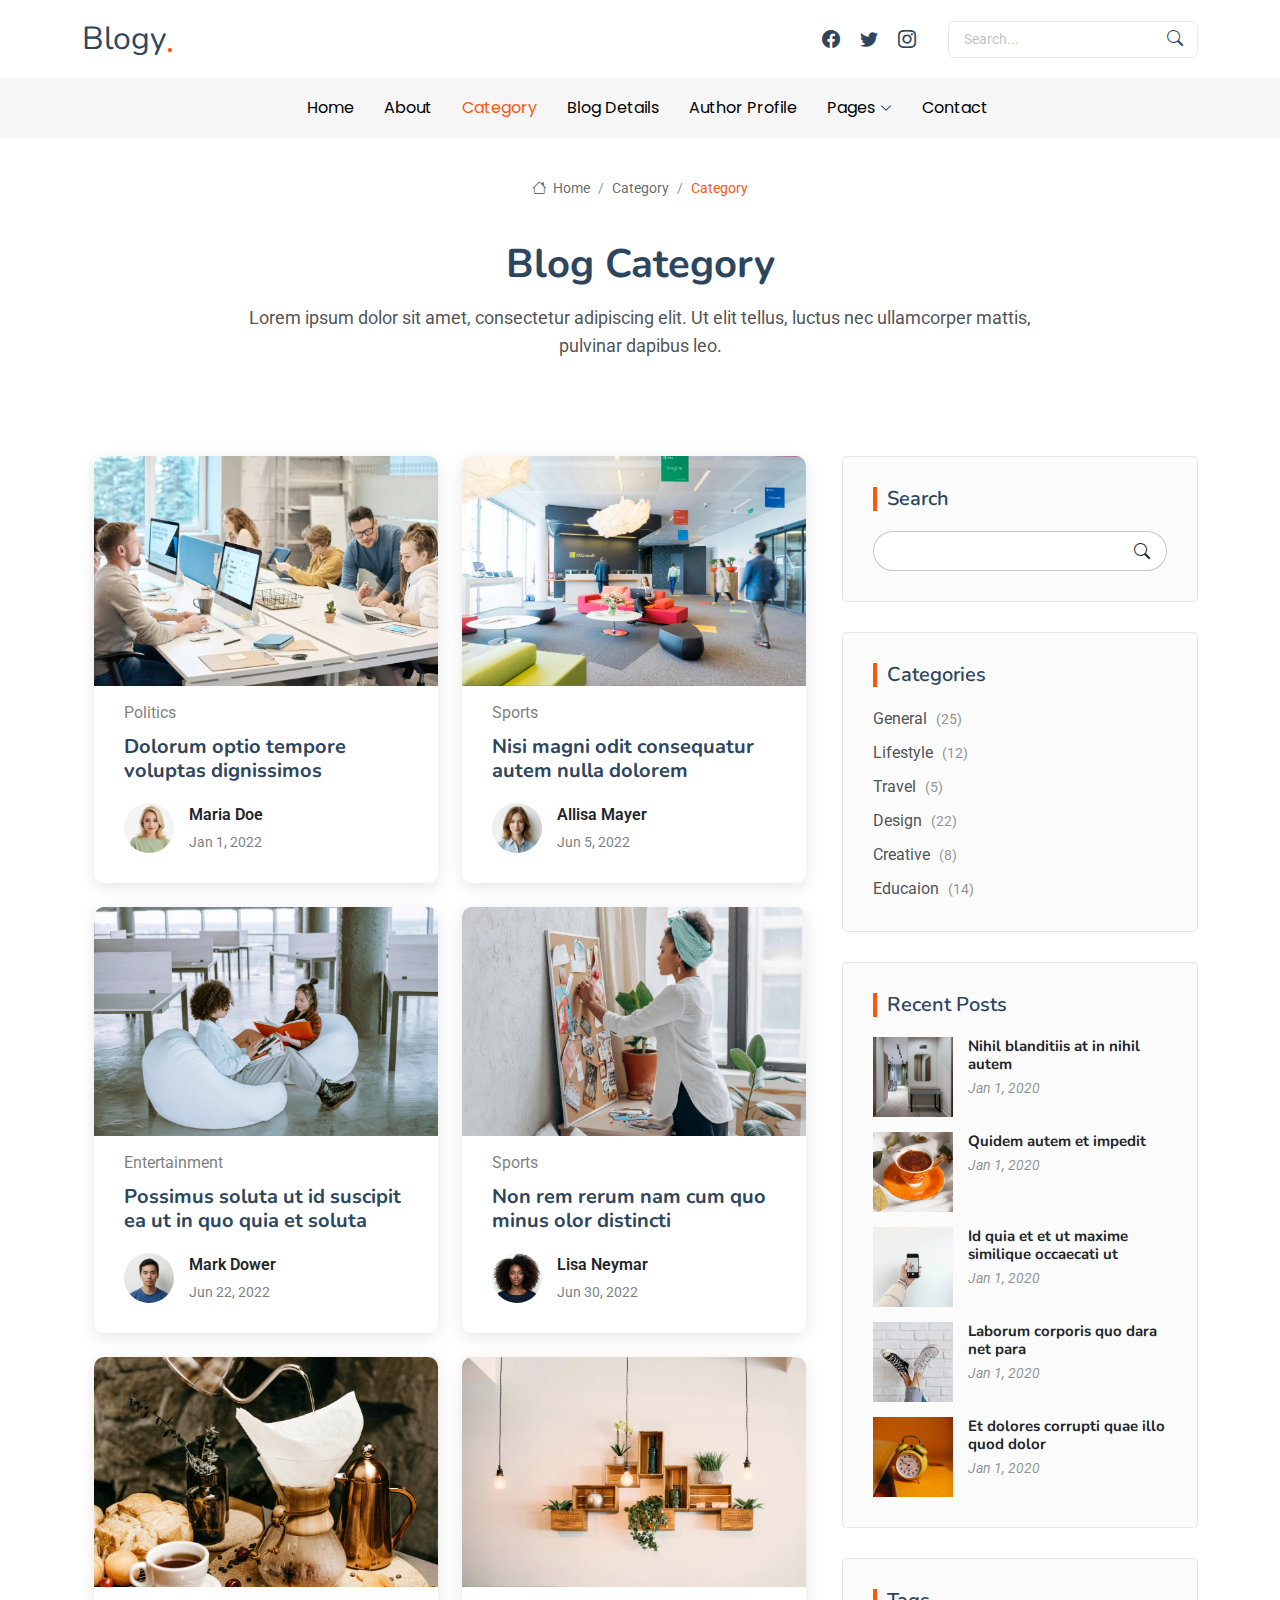
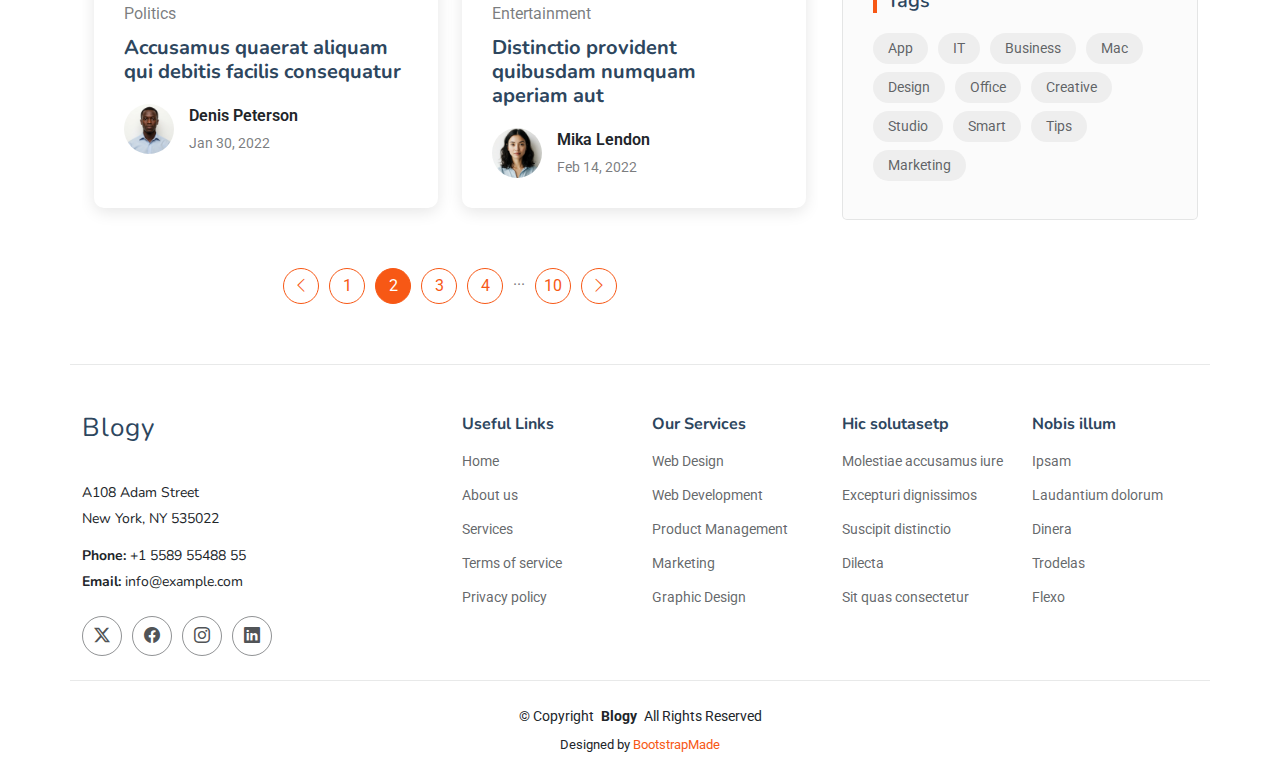
<file: category.html>
<!DOCTYPE html>
<html lang="en">

<head>
  <meta charset="utf-8">
  <meta content="width=device-width, initial-scale=1.0" name="viewport">
  <title>Category - Blogy Bootstrap Template</title>
  <meta name="description" content="">
  <meta name="keywords" content="">

  <!-- Favicons -->
  <link href="assets/img/favicon.png" rel="icon">
  <link href="assets/img/apple-touch-icon.png" rel="apple-touch-icon">

  <!-- Fonts -->
  <link href="https://fonts.googleapis.com" rel="preconnect">
  <link href="https://fonts.gstatic.com" rel="preconnect" crossorigin>
  <link href="https://fonts.googleapis.com/css2?family=Roboto:ital,wght@0,100;0,300;0,400;0,500;0,700;0,900;1,100;1,300;1,400;1,500;1,700;1,900&family=Poppins:ital,wght@0,100;0,200;0,300;0,400;0,500;0,600;0,700;0,800;0,900;1,100;1,200;1,300;1,400;1,500;1,600;1,700;1,800;1,900&family=Nunito:ital,wght@0,200;0,300;0,400;0,500;0,600;0,700;0,800;0,900;1,200;1,300;1,400;1,500;1,600;1,700;1,800;1,900&display=swap" rel="stylesheet">

  <!-- Vendor CSS Files -->
  <link href="assets/vendor/bootstrap/css/bootstrap.min.css" rel="stylesheet">
  <link href="assets/vendor/bootstrap-icons/bootstrap-icons.css" rel="stylesheet">
  <link href="assets/vendor/aos/aos.css" rel="stylesheet">
  <link href="assets/vendor/swiper/swiper-bundle.min.css" rel="stylesheet">
  <link href="assets/vendor/glightbox/css/glightbox.min.css" rel="stylesheet">

  <!-- Main CSS File -->
  <link href="assets/css/main.css" rel="stylesheet">

  <!-- =======================================================
  * Template Name: Blogy
  * Template URL: https://bootstrapmade.com/blogy-bootstrap-blog-template/
  * Updated: Feb 22 2025 with Bootstrap v5.3.3
  * Author: BootstrapMade.com
  * License: https://bootstrapmade.com/license/
  ======================================================== -->
</head>

<body class="category-page">

  <header id="header" class="header position-relative">
    <div class="container-fluid container-xl position-relative">

      <div class="top-row d-flex align-items-center justify-content-between">
        <a href="index.html" class="logo d-flex align-items-end">
          <!-- Uncomment the line below if you also wish to use an image logo -->
          <!-- <img src="assets/img/logo.webp" alt=""> -->
          <h1 class="sitename">Blogy</h1><span>.</span>
        </a>

        <div class="d-flex align-items-center">
          <div class="social-links">
            <a href="#" class="facebook"><i class="bi bi-facebook"></i></a>
            <a href="#" class="twitter"><i class="bi bi-twitter"></i></a>
            <a href="#" class="instagram"><i class="bi bi-instagram"></i></a>
          </div>

          <form class="search-form ms-4">
            <input type="text" placeholder="Search..." class="form-control">
            <button type="submit" class="btn"><i class="bi bi-search"></i></button>
          </form>
        </div>
      </div>

    </div>

    <div class="nav-wrap">
      <div class="container d-flex justify-content-center position-relative">
        <nav id="navmenu" class="navmenu">
          <ul>
            <li><a href="index.html">Home</a></li>
            <li><a href="about.html">About</a></li>
            <li><a href="category.html" class="active">Category</a></li>
            <li><a href="blog-details.html">Blog Details</a></li>
            <li><a href="author-profile.html">Author Profile</a></li>
            <li class="dropdown"><a href="#"><span>Pages</span> <i class="bi bi-chevron-down toggle-dropdown"></i></a>
              <ul>
                <li><a href="about.html">About</a></li>
                <li><a href="category.html" class="active">Category</a></li>
                <li><a href="blog-details.html">Blog Details</a></li>
                <li><a href="author-profile.html">Author Profile</a></li>
                <li><a href="search-results.html">Search Results</a></li>
                <li><a href="404.html">404 Not Found Page</a></li>

                <li class="dropdown"><a href="#"><span>Deep Dropdown</span> <i class="bi bi-chevron-down toggle-dropdown"></i></a>
                  <ul>
                    <li><a href="#">Deep Dropdown 1</a></li>
                    <li><a href="#">Deep Dropdown 2</a></li>
                    <li><a href="#">Deep Dropdown 3</a></li>
                    <li><a href="#">Deep Dropdown 4</a></li>
                    <li><a href="#">Deep Dropdown 5</a></li>
                  </ul>
                </li>
              </ul>
            </li>
            <li><a href="contact.html">Contact</a></li>
          </ul>
          <i class="mobile-nav-toggle d-xl-none bi bi-list"></i>
        </nav>
      </div>
    </div>

  </header>

  <main class="main">

    <!-- Page Title -->
    <div class="page-title position-relative">
      <div class="breadcrumbs">
        <nav aria-label="breadcrumb">
          <ol class="breadcrumb">
            <li class="breadcrumb-item"><a href="#"><i class="bi bi-house"></i> Home</a></li>
            <li class="breadcrumb-item"><a href="#">Category</a></li>
            <li class="breadcrumb-item active current">Category</li>
          </ol>
        </nav>
      </div>

      <div class="title-wrapper">
        <h1>Blog Category</h1>
        <p>Lorem ipsum dolor sit amet, consectetur adipiscing elit. Ut elit tellus, luctus nec ullamcorper mattis, pulvinar dapibus leo.</p>
      </div>
    </div><!-- End Page Title -->

    <div class="container">
      <div class="row">

        <div class="col-lg-8">

          <!-- Category Postst Section -->
          <section id="category-postst" class="category-postst section">

            <div class="container" data-aos="fade-up" data-aos-delay="100">
              <div class="row gy-4">

                <div class="col-lg-6">
                  <article>

                    <div class="post-img">
                      <img src="assets/img/blog/blog-post-1.webp" alt="" class="img-fluid">
                    </div>

                    <p class="post-category">Politics</p>

                    <h2 class="title">
                      <a href="blog-details.html">Dolorum optio tempore voluptas dignissimos</a>
                    </h2>

                    <div class="d-flex align-items-center">
                      <img src="assets/img/person/person-f-12.webp" alt="" class="img-fluid post-author-img flex-shrink-0">
                      <div class="post-meta">
                        <p class="post-author">Maria Doe</p>
                        <p class="post-date">
                          <time datetime="2022-01-01">Jan 1, 2022</time>
                        </p>
                      </div>
                    </div>

                  </article>
                </div><!-- End post list item -->

                <div class="col-lg-6">
                  <article>

                    <div class="post-img">
                      <img src="assets/img/blog/blog-post-2.webp" alt="" class="img-fluid">
                    </div>

                    <p class="post-category">Sports</p>

                    <h2 class="title">
                      <a href="blog-details.html">Nisi magni odit consequatur autem nulla dolorem</a>
                    </h2>

                    <div class="d-flex align-items-center">
                      <img src="assets/img/person/person-f-13.webp" alt="" class="img-fluid post-author-img flex-shrink-0">
                      <div class="post-meta">
                        <p class="post-author">Allisa Mayer</p>
                        <p class="post-date">
                          <time datetime="2022-01-01">Jun 5, 2022</time>
                        </p>
                      </div>
                    </div>

                  </article>
                </div><!-- End post list item -->

                <div class="col-lg-6">
                  <article>

                    <div class="post-img">
                      <img src="assets/img/blog/blog-post-3.webp" alt="" class="img-fluid">
                    </div>

                    <p class="post-category">Entertainment</p>

                    <h2 class="title">
                      <a href="blog-details.html">Possimus soluta ut id suscipit ea ut in quo quia et soluta</a>
                    </h2>

                    <div class="d-flex align-items-center">
                      <img src="assets/img/person/person-m-10.webp" alt="" class="img-fluid post-author-img flex-shrink-0">
                      <div class="post-meta">
                        <p class="post-author">Mark Dower</p>
                        <p class="post-date">
                          <time datetime="2022-01-01">Jun 22, 2022</time>
                        </p>
                      </div>
                    </div>

                  </article>
                </div><!-- End post list item -->

                <div class="col-lg-6">
                  <article>

                    <div class="post-img">
                      <img src="assets/img/blog/blog-post-4.webp" alt="" class="img-fluid">
                    </div>

                    <p class="post-category">Sports</p>

                    <h2 class="title">
                      <a href="blog-details.html">Non rem rerum nam cum quo minus olor distincti</a>
                    </h2>

                    <div class="d-flex align-items-center">
                      <img src="assets/img/person/person-f-14.webp" alt="" class="img-fluid post-author-img flex-shrink-0">
                      <div class="post-meta">
                        <p class="post-author">Lisa Neymar</p>
                        <p class="post-date">
                          <time datetime="2022-01-01">Jun 30, 2022</time>
                        </p>
                      </div>
                    </div>

                  </article>
                </div><!-- End post list item -->

                <div class="col-lg-6">
                  <article>

                    <div class="post-img">
                      <img src="assets/img/blog/blog-post-5.webp" alt="" class="img-fluid">
                    </div>

                    <p class="post-category">Politics</p>

                    <h2 class="title">
                      <a href="blog-details.html">Accusamus quaerat aliquam qui debitis facilis consequatur</a>
                    </h2>

                    <div class="d-flex align-items-center">
                      <img src="assets/img/person/person-m-11.webp" alt="" class="img-fluid post-author-img flex-shrink-0">
                      <div class="post-meta">
                        <p class="post-author">Denis Peterson</p>
                        <p class="post-date">
                          <time datetime="2022-01-01">Jan 30, 2022</time>
                        </p>
                      </div>
                    </div>

                  </article>
                </div><!-- End post list item -->

                <div class="col-lg-6">
                  <article>

                    <div class="post-img">
                      <img src="assets/img/blog/blog-post-6.webp" alt="" class="img-fluid">
                    </div>

                    <p class="post-category">Entertainment</p>

                    <h2 class="title">
                      <a href="blog-details.html">Distinctio provident quibusdam numquam aperiam aut</a>
                    </h2>

                    <div class="d-flex align-items-center">
                      <img src="assets/img/person/person-f-15.webp" alt="" class="img-fluid post-author-img flex-shrink-0">
                      <div class="post-meta">
                        <p class="post-author">Mika Lendon</p>
                        <p class="post-date">
                          <time datetime="2022-01-01">Feb 14, 2022</time>
                        </p>
                      </div>
                    </div>

                  </article>
                </div><!-- End post list item -->

              </div>
            </div>

          </section><!-- /Category Postst Section -->

          <!-- Pagination 2 Section -->
          <section id="pagination-2" class="pagination-2 section">

            <div class="container">
              <div class="d-flex justify-content-center">
                <ul>
                  <li><a href="#"><i class="bi bi-chevron-left"></i></a></li>
                  <li><a href="#">1</a></li>
                  <li><a href="#" class="active">2</a></li>
                  <li><a href="#">3</a></li>
                  <li><a href="#">4</a></li>
                  <li>...</li>
                  <li><a href="#">10</a></li>
                  <li><a href="#"><i class="bi bi-chevron-right"></i></a></li>
                </ul>
              </div>
            </div>

          </section><!-- /Pagination 2 Section -->

        </div>

        <div class="col-lg-4 sidebar">

          <div class="widgets-container" data-aos="fade-up" data-aos-delay="200">

            <!-- Search Widget -->
            <div class="search-widget widget-item">

              <h3 class="widget-title">Search</h3>
              <form action="">
                <input type="text">
                <button type="submit" title="Search"><i class="bi bi-search"></i></button>
              </form>

            </div><!--/Search Widget -->

            <!-- Categories Widget -->
            <div class="categories-widget widget-item">

              <h3 class="widget-title">Categories</h3>
              <ul class="mt-3">
                <li><a href="#">General <span>(25)</span></a></li>
                <li><a href="#">Lifestyle <span>(12)</span></a></li>
                <li><a href="#">Travel <span>(5)</span></a></li>
                <li><a href="#">Design <span>(22)</span></a></li>
                <li><a href="#">Creative <span>(8)</span></a></li>
                <li><a href="#">Educaion <span>(14)</span></a></li>
              </ul>

            </div><!--/Categories Widget -->

            <!-- Recent Posts Widget -->
            <div class="recent-posts-widget widget-item">

              <h3 class="widget-title">Recent Posts</h3>

              <div class="post-item">
                <img src="assets/img/blog/blog-post-square-1.webp" alt="" class="flex-shrink-0">
                <div>
                  <h4><a href="blog-details.html">Nihil blanditiis at in nihil autem</a></h4>
                  <time datetime="2020-01-01">Jan 1, 2020</time>
                </div>
              </div><!-- End recent post item-->

              <div class="post-item">
                <img src="assets/img/blog/blog-post-square-2.webp" alt="" class="flex-shrink-0">
                <div>
                  <h4><a href="blog-details.html">Quidem autem et impedit</a></h4>
                  <time datetime="2020-01-01">Jan 1, 2020</time>
                </div>
              </div><!-- End recent post item-->

              <div class="post-item">
                <img src="assets/img/blog/blog-post-square-3.webp" alt="" class="flex-shrink-0">
                <div>
                  <h4><a href="blog-details.html">Id quia et et ut maxime similique occaecati ut</a></h4>
                  <time datetime="2020-01-01">Jan 1, 2020</time>
                </div>
              </div><!-- End recent post item-->

              <div class="post-item">
                <img src="assets/img/blog/blog-post-square-4.webp" alt="" class="flex-shrink-0">
                <div>
                  <h4><a href="blog-details.html">Laborum corporis quo dara net para</a></h4>
                  <time datetime="2020-01-01">Jan 1, 2020</time>
                </div>
              </div><!-- End recent post item-->

              <div class="post-item">
                <img src="assets/img/blog/blog-post-square-5.webp" alt="" class="flex-shrink-0">
                <div>
                  <h4><a href="blog-details.html">Et dolores corrupti quae illo quod dolor</a></h4>
                  <time datetime="2020-01-01">Jan 1, 2020</time>
                </div>
              </div><!-- End recent post item-->

            </div><!--/Recent Posts Widget -->

            <!-- Tags Widget -->
            <div class="tags-widget widget-item">

              <h3 class="widget-title">Tags</h3>
              <ul>
                <li><a href="#">App</a></li>
                <li><a href="#">IT</a></li>
                <li><a href="#">Business</a></li>
                <li><a href="#">Mac</a></li>
                <li><a href="#">Design</a></li>
                <li><a href="#">Office</a></li>
                <li><a href="#">Creative</a></li>
                <li><a href="#">Studio</a></li>
                <li><a href="#">Smart</a></li>
                <li><a href="#">Tips</a></li>
                <li><a href="#">Marketing</a></li>
              </ul>

            </div><!--/Tags Widget -->

          </div>

        </div>

      </div>
    </div>

  </main>

  <footer id="footer" class="footer">

    <div class="container footer-top">
      <div class="row gy-4">
        <div class="col-lg-4 col-md-6 footer-about">
          <a href="index.html" class="logo d-flex align-items-center">
            <span class="sitename">Blogy</span>
          </a>
          <div class="footer-contact pt-3">
            <p>A108 Adam Street</p>
            <p>New York, NY 535022</p>
            <p class="mt-3"><strong>Phone:</strong> <span>+1 5589 55488 55</span></p>
            <p><strong>Email:</strong> <span>info@example.com</span></p>
          </div>
          <div class="social-links d-flex mt-4">
            <a href=""><i class="bi bi-twitter-x"></i></a>
            <a href=""><i class="bi bi-facebook"></i></a>
            <a href=""><i class="bi bi-instagram"></i></a>
            <a href=""><i class="bi bi-linkedin"></i></a>
          </div>
        </div>

        <div class="col-lg-2 col-md-3 footer-links">
          <h4>Useful Links</h4>
          <ul>
            <li><a href="#">Home</a></li>
            <li><a href="#">About us</a></li>
            <li><a href="#">Services</a></li>
            <li><a href="#">Terms of service</a></li>
            <li><a href="#">Privacy policy</a></li>
          </ul>
        </div>

        <div class="col-lg-2 col-md-3 footer-links">
          <h4>Our Services</h4>
          <ul>
            <li><a href="#">Web Design</a></li>
            <li><a href="#">Web Development</a></li>
            <li><a href="#">Product Management</a></li>
            <li><a href="#">Marketing</a></li>
            <li><a href="#">Graphic Design</a></li>
          </ul>
        </div>

        <div class="col-lg-2 col-md-3 footer-links">
          <h4>Hic solutasetp</h4>
          <ul>
            <li><a href="#">Molestiae accusamus iure</a></li>
            <li><a href="#">Excepturi dignissimos</a></li>
            <li><a href="#">Suscipit distinctio</a></li>
            <li><a href="#">Dilecta</a></li>
            <li><a href="#">Sit quas consectetur</a></li>
          </ul>
        </div>

        <div class="col-lg-2 col-md-3 footer-links">
          <h4>Nobis illum</h4>
          <ul>
            <li><a href="#">Ipsam</a></li>
            <li><a href="#">Laudantium dolorum</a></li>
            <li><a href="#">Dinera</a></li>
            <li><a href="#">Trodelas</a></li>
            <li><a href="#">Flexo</a></li>
          </ul>
        </div>

      </div>
    </div>

    <div class="container copyright text-center mt-4">
      <p>© <span>Copyright</span> <strong class="px-1 sitename">Blogy</strong> <span>All Rights Reserved</span></p>
      <div class="credits">
        <!-- All the links in the footer should remain intact. -->
        <!-- You can delete the links only if you've purchased the pro version. -->
        <!-- Licensing information: https://bootstrapmade.com/license/ -->
        <!-- Purchase the pro version with working PHP/AJAX contact form: [buy-url] -->
        Designed by <a href="https://bootstrapmade.com/">BootstrapMade</a>
      </div>
    </div>

  </footer>

  <!-- Scroll Top -->
  <a href="#" id="scroll-top" class="scroll-top d-flex align-items-center justify-content-center"><i class="bi bi-arrow-up-short"></i></a>

  <!-- Preloader -->
  <div id="preloader"></div>

  <!-- Vendor JS Files -->
  <script src="assets/vendor/bootstrap/js/bootstrap.bundle.min.js"></script>
  <script src="assets/vendor/php-email-form/validate.js"></script>
  <script src="assets/vendor/aos/aos.js"></script>
  <script src="assets/vendor/swiper/swiper-bundle.min.js"></script>
  <script src="assets/vendor/purecounter/purecounter_vanilla.js"></script>
  <script src="assets/vendor/glightbox/js/glightbox.min.js"></script>

  <!-- Main JS File -->
  <script src="assets/js/main.js"></script>

</body>

</html>
</file>
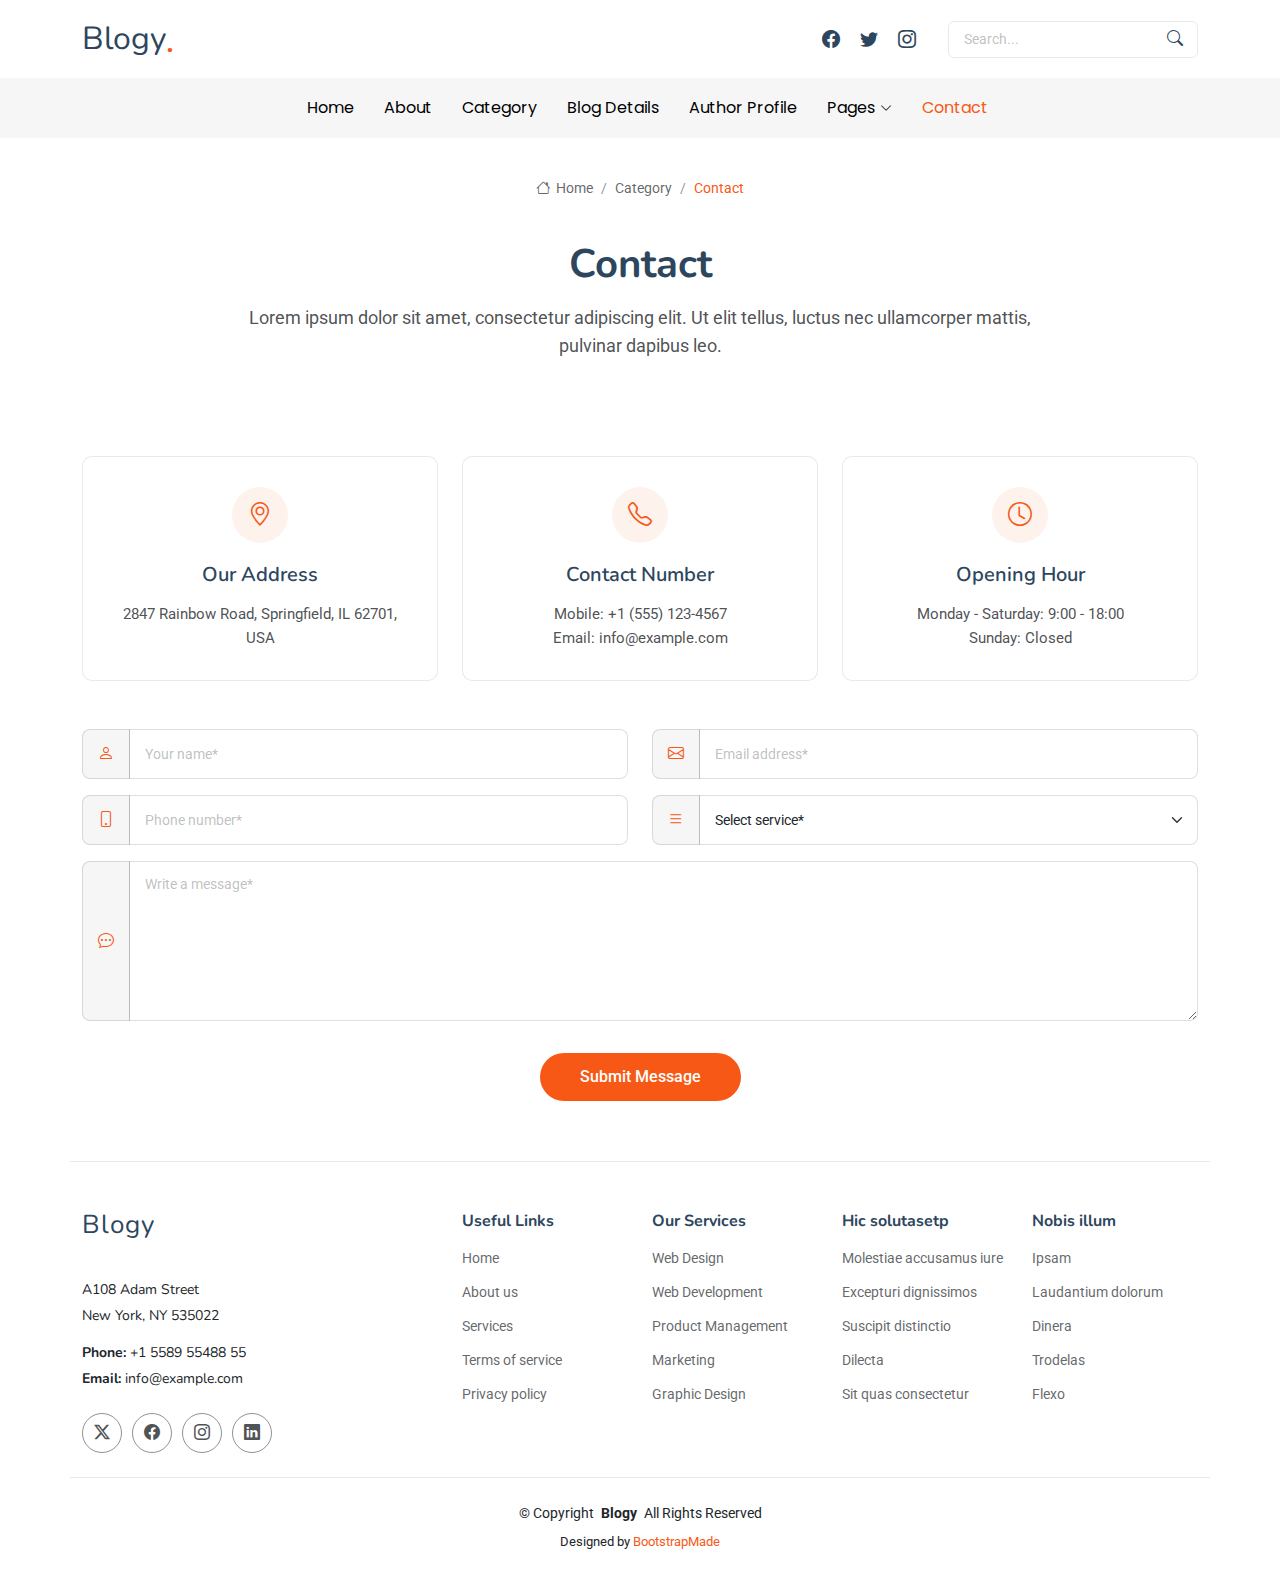
<file: contact.html>
<!DOCTYPE html>
<html lang="en">

<head>
  <meta charset="utf-8">
  <meta content="width=device-width, initial-scale=1.0" name="viewport">
  <title>Contact - Blogy Bootstrap Template</title>
  <meta name="description" content="">
  <meta name="keywords" content="">

  <!-- Favicons -->
  <link href="assets/img/favicon.png" rel="icon">
  <link href="assets/img/apple-touch-icon.png" rel="apple-touch-icon">

  <!-- Fonts -->
  <link href="https://fonts.googleapis.com" rel="preconnect">
  <link href="https://fonts.gstatic.com" rel="preconnect" crossorigin>
  <link href="https://fonts.googleapis.com/css2?family=Roboto:ital,wght@0,100;0,300;0,400;0,500;0,700;0,900;1,100;1,300;1,400;1,500;1,700;1,900&family=Poppins:ital,wght@0,100;0,200;0,300;0,400;0,500;0,600;0,700;0,800;0,900;1,100;1,200;1,300;1,400;1,500;1,600;1,700;1,800;1,900&family=Nunito:ital,wght@0,200;0,300;0,400;0,500;0,600;0,700;0,800;0,900;1,200;1,300;1,400;1,500;1,600;1,700;1,800;1,900&display=swap" rel="stylesheet">

  <!-- Vendor CSS Files -->
  <link href="assets/vendor/bootstrap/css/bootstrap.min.css" rel="stylesheet">
  <link href="assets/vendor/bootstrap-icons/bootstrap-icons.css" rel="stylesheet">
  <link href="assets/vendor/aos/aos.css" rel="stylesheet">
  <link href="assets/vendor/swiper/swiper-bundle.min.css" rel="stylesheet">
  <link href="assets/vendor/glightbox/css/glightbox.min.css" rel="stylesheet">

  <!-- Main CSS File -->
  <link href="assets/css/main.css" rel="stylesheet">

  <!-- =======================================================
  * Template Name: Blogy
  * Template URL: https://bootstrapmade.com/blogy-bootstrap-blog-template/
  * Updated: Feb 22 2025 with Bootstrap v5.3.3
  * Author: BootstrapMade.com
  * License: https://bootstrapmade.com/license/
  ======================================================== -->
</head>

<body class="contact-page">

  <header id="header" class="header position-relative">
    <div class="container-fluid container-xl position-relative">

      <div class="top-row d-flex align-items-center justify-content-between">
        <a href="index.html" class="logo d-flex align-items-end">
          <!-- Uncomment the line below if you also wish to use an image logo -->
          <!-- <img src="assets/img/logo.webp" alt=""> -->
          <h1 class="sitename">Blogy</h1><span>.</span>
        </a>

        <div class="d-flex align-items-center">
          <div class="social-links">
            <a href="#" class="facebook"><i class="bi bi-facebook"></i></a>
            <a href="#" class="twitter"><i class="bi bi-twitter"></i></a>
            <a href="#" class="instagram"><i class="bi bi-instagram"></i></a>
          </div>

          <form class="search-form ms-4">
            <input type="text" placeholder="Search..." class="form-control">
            <button type="submit" class="btn"><i class="bi bi-search"></i></button>
          </form>
        </div>
      </div>

    </div>

    <div class="nav-wrap">
      <div class="container d-flex justify-content-center position-relative">
        <nav id="navmenu" class="navmenu">
          <ul>
            <li><a href="index.html">Home</a></li>
            <li><a href="about.html">About</a></li>
            <li><a href="category.html">Category</a></li>
            <li><a href="blog-details.html">Blog Details</a></li>
            <li><a href="author-profile.html">Author Profile</a></li>
            <li class="dropdown"><a href="#"><span>Pages</span> <i class="bi bi-chevron-down toggle-dropdown"></i></a>
              <ul>
                <li><a href="about.html">About</a></li>
                <li><a href="category.html">Category</a></li>
                <li><a href="blog-details.html">Blog Details</a></li>
                <li><a href="author-profile.html">Author Profile</a></li>
                <li><a href="search-results.html">Search Results</a></li>
                <li><a href="404.html">404 Not Found Page</a></li>

                <li class="dropdown"><a href="#"><span>Deep Dropdown</span> <i class="bi bi-chevron-down toggle-dropdown"></i></a>
                  <ul>
                    <li><a href="#">Deep Dropdown 1</a></li>
                    <li><a href="#">Deep Dropdown 2</a></li>
                    <li><a href="#">Deep Dropdown 3</a></li>
                    <li><a href="#">Deep Dropdown 4</a></li>
                    <li><a href="#">Deep Dropdown 5</a></li>
                  </ul>
                </li>
              </ul>
            </li>
            <li><a href="contact.html" class="active">Contact</a></li>
          </ul>
          <i class="mobile-nav-toggle d-xl-none bi bi-list"></i>
        </nav>
      </div>
    </div>

  </header>

  <main class="main">

    <!-- Page Title -->
    <div class="page-title">
      <div class="breadcrumbs">
        <nav aria-label="breadcrumb">
          <ol class="breadcrumb">
            <li class="breadcrumb-item"><a href="#"><i class="bi bi-house"></i> Home</a></li>
            <li class="breadcrumb-item"><a href="#">Category</a></li>
            <li class="breadcrumb-item active current">Contact</li>
          </ol>
        </nav>
      </div>

      <div class="title-wrapper">
        <h1>Contact</h1>
        <p>Lorem ipsum dolor sit amet, consectetur adipiscing elit. Ut elit tellus, luctus nec ullamcorper mattis, pulvinar dapibus leo.</p>
      </div>
    </div><!-- End Page Title -->

    <!-- Contact Section -->
    <section id="contact" class="contact section">

      <div class="container" data-aos="fade-up" data-aos-delay="100">

        <div class="row gy-4 mb-5">
          <div class="col-lg-4" data-aos="fade-up" data-aos-delay="100">
            <div class="info-card">
              <div class="icon-box">
                <i class="bi bi-geo-alt"></i>
              </div>
              <h3>Our Address</h3>
              <p>2847 Rainbow Road, Springfield, IL 62701, USA</p>
            </div>
          </div>

          <div class="col-lg-4" data-aos="fade-up" data-aos-delay="200">
            <div class="info-card">
              <div class="icon-box">
                <i class="bi bi-telephone"></i>
              </div>
              <h3>Contact Number</h3>
              <p>Mobile: +1 (555) 123-4567<br>
                Email: info@example.com</p>
            </div>
          </div>

          <div class="col-lg-4" data-aos="fade-up" data-aos-delay="300">
            <div class="info-card">
              <div class="icon-box">
                <i class="bi bi-clock"></i>
              </div>
              <h3>Opening Hour</h3>
              <p>Monday - Saturday: 9:00 - 18:00<br>
                Sunday: Closed</p>
            </div>
          </div>
        </div>

        <div class="row">
          <div class="col-lg-12">
            <div class="form-wrapper" data-aos="fade-up" data-aos-delay="400">
              <form action="forms/contact.php" method="post" role="form" class="php-email-form">
                <div class="row">
                  <div class="col-md-6 form-group">
                    <div class="input-group">
                      <span class="input-group-text"><i class="bi bi-person"></i></span>
                      <input type="text" name="name" class="form-control" placeholder="Your name*" required="">
                    </div>
                  </div>
                  <div class="col-md-6 form-group">
                    <div class="input-group">
                      <span class="input-group-text"><i class="bi bi-envelope"></i></span>
                      <input type="email" class="form-control" name="email" placeholder="Email address*" required="">
                    </div>
                  </div>
                </div>
                <div class="row mt-3">
                  <div class="col-md-6 form-group">
                    <div class="input-group">
                      <span class="input-group-text"><i class="bi bi-phone"></i></span>
                      <input type="text" class="form-control" name="phone" placeholder="Phone number*" required="">
                    </div>
                  </div>
                  <div class="col-md-6 form-group">
                    <div class="input-group">
                      <span class="input-group-text"><i class="bi bi-list"></i></span>
                      <select name="subject" class="form-control" required="">
                        <option value="">Select service*</option>
                        <option value="Service 1">Consulting</option>
                        <option value="Service 2">Development</option>
                        <option value="Service 3">Marketing</option>
                        <option value="Service 4">Support</option>
                      </select>
                    </div>
                  </div>
                  <div class="form-group mt-3">
                    <div class="input-group">
                      <span class="input-group-text"><i class="bi bi-chat-dots"></i></span>
                      <textarea class="form-control" name="message" rows="6" placeholder="Write a message*" required=""></textarea>
                    </div>
                  </div>
                  <div class="my-3">
                    <div class="loading">Loading</div>
                    <div class="error-message"></div>
                    <div class="sent-message">Your message has been sent. Thank you!</div>
                  </div>
                  <div class="text-center">
                    <button type="submit">Submit Message</button>
                  </div>

                </div>
              </form>
            </div>
          </div>

        </div>

      </div>
    </section><!-- /Contact Section -->

  </main>

  <footer id="footer" class="footer">

    <div class="container footer-top">
      <div class="row gy-4">
        <div class="col-lg-4 col-md-6 footer-about">
          <a href="index.html" class="logo d-flex align-items-center">
            <span class="sitename">Blogy</span>
          </a>
          <div class="footer-contact pt-3">
            <p>A108 Adam Street</p>
            <p>New York, NY 535022</p>
            <p class="mt-3"><strong>Phone:</strong> <span>+1 5589 55488 55</span></p>
            <p><strong>Email:</strong> <span>info@example.com</span></p>
          </div>
          <div class="social-links d-flex mt-4">
            <a href=""><i class="bi bi-twitter-x"></i></a>
            <a href=""><i class="bi bi-facebook"></i></a>
            <a href=""><i class="bi bi-instagram"></i></a>
            <a href=""><i class="bi bi-linkedin"></i></a>
          </div>
        </div>

        <div class="col-lg-2 col-md-3 footer-links">
          <h4>Useful Links</h4>
          <ul>
            <li><a href="#">Home</a></li>
            <li><a href="#">About us</a></li>
            <li><a href="#">Services</a></li>
            <li><a href="#">Terms of service</a></li>
            <li><a href="#">Privacy policy</a></li>
          </ul>
        </div>

        <div class="col-lg-2 col-md-3 footer-links">
          <h4>Our Services</h4>
          <ul>
            <li><a href="#">Web Design</a></li>
            <li><a href="#">Web Development</a></li>
            <li><a href="#">Product Management</a></li>
            <li><a href="#">Marketing</a></li>
            <li><a href="#">Graphic Design</a></li>
          </ul>
        </div>

        <div class="col-lg-2 col-md-3 footer-links">
          <h4>Hic solutasetp</h4>
          <ul>
            <li><a href="#">Molestiae accusamus iure</a></li>
            <li><a href="#">Excepturi dignissimos</a></li>
            <li><a href="#">Suscipit distinctio</a></li>
            <li><a href="#">Dilecta</a></li>
            <li><a href="#">Sit quas consectetur</a></li>
          </ul>
        </div>

        <div class="col-lg-2 col-md-3 footer-links">
          <h4>Nobis illum</h4>
          <ul>
            <li><a href="#">Ipsam</a></li>
            <li><a href="#">Laudantium dolorum</a></li>
            <li><a href="#">Dinera</a></li>
            <li><a href="#">Trodelas</a></li>
            <li><a href="#">Flexo</a></li>
          </ul>
        </div>

      </div>
    </div>

    <div class="container copyright text-center mt-4">
      <p>© <span>Copyright</span> <strong class="px-1 sitename">Blogy</strong> <span>All Rights Reserved</span></p>
      <div class="credits">
        <!-- All the links in the footer should remain intact. -->
        <!-- You can delete the links only if you've purchased the pro version. -->
        <!-- Licensing information: https://bootstrapmade.com/license/ -->
        <!-- Purchase the pro version with working PHP/AJAX contact form: [buy-url] -->
        Designed by <a href="https://bootstrapmade.com/">BootstrapMade</a>
      </div>
    </div>

  </footer>

  <!-- Scroll Top -->
  <a href="#" id="scroll-top" class="scroll-top d-flex align-items-center justify-content-center"><i class="bi bi-arrow-up-short"></i></a>

  <!-- Preloader -->
  <div id="preloader"></div>

  <!-- Vendor JS Files -->
  <script src="assets/vendor/bootstrap/js/bootstrap.bundle.min.js"></script>
  <script src="assets/vendor/php-email-form/validate.js"></script>
  <script src="assets/vendor/aos/aos.js"></script>
  <script src="assets/vendor/swiper/swiper-bundle.min.js"></script>
  <script src="assets/vendor/purecounter/purecounter_vanilla.js"></script>
  <script src="assets/vendor/glightbox/js/glightbox.min.js"></script>

  <!-- Main JS File -->
  <script src="assets/js/main.js"></script>

</body>

</html>
</file>
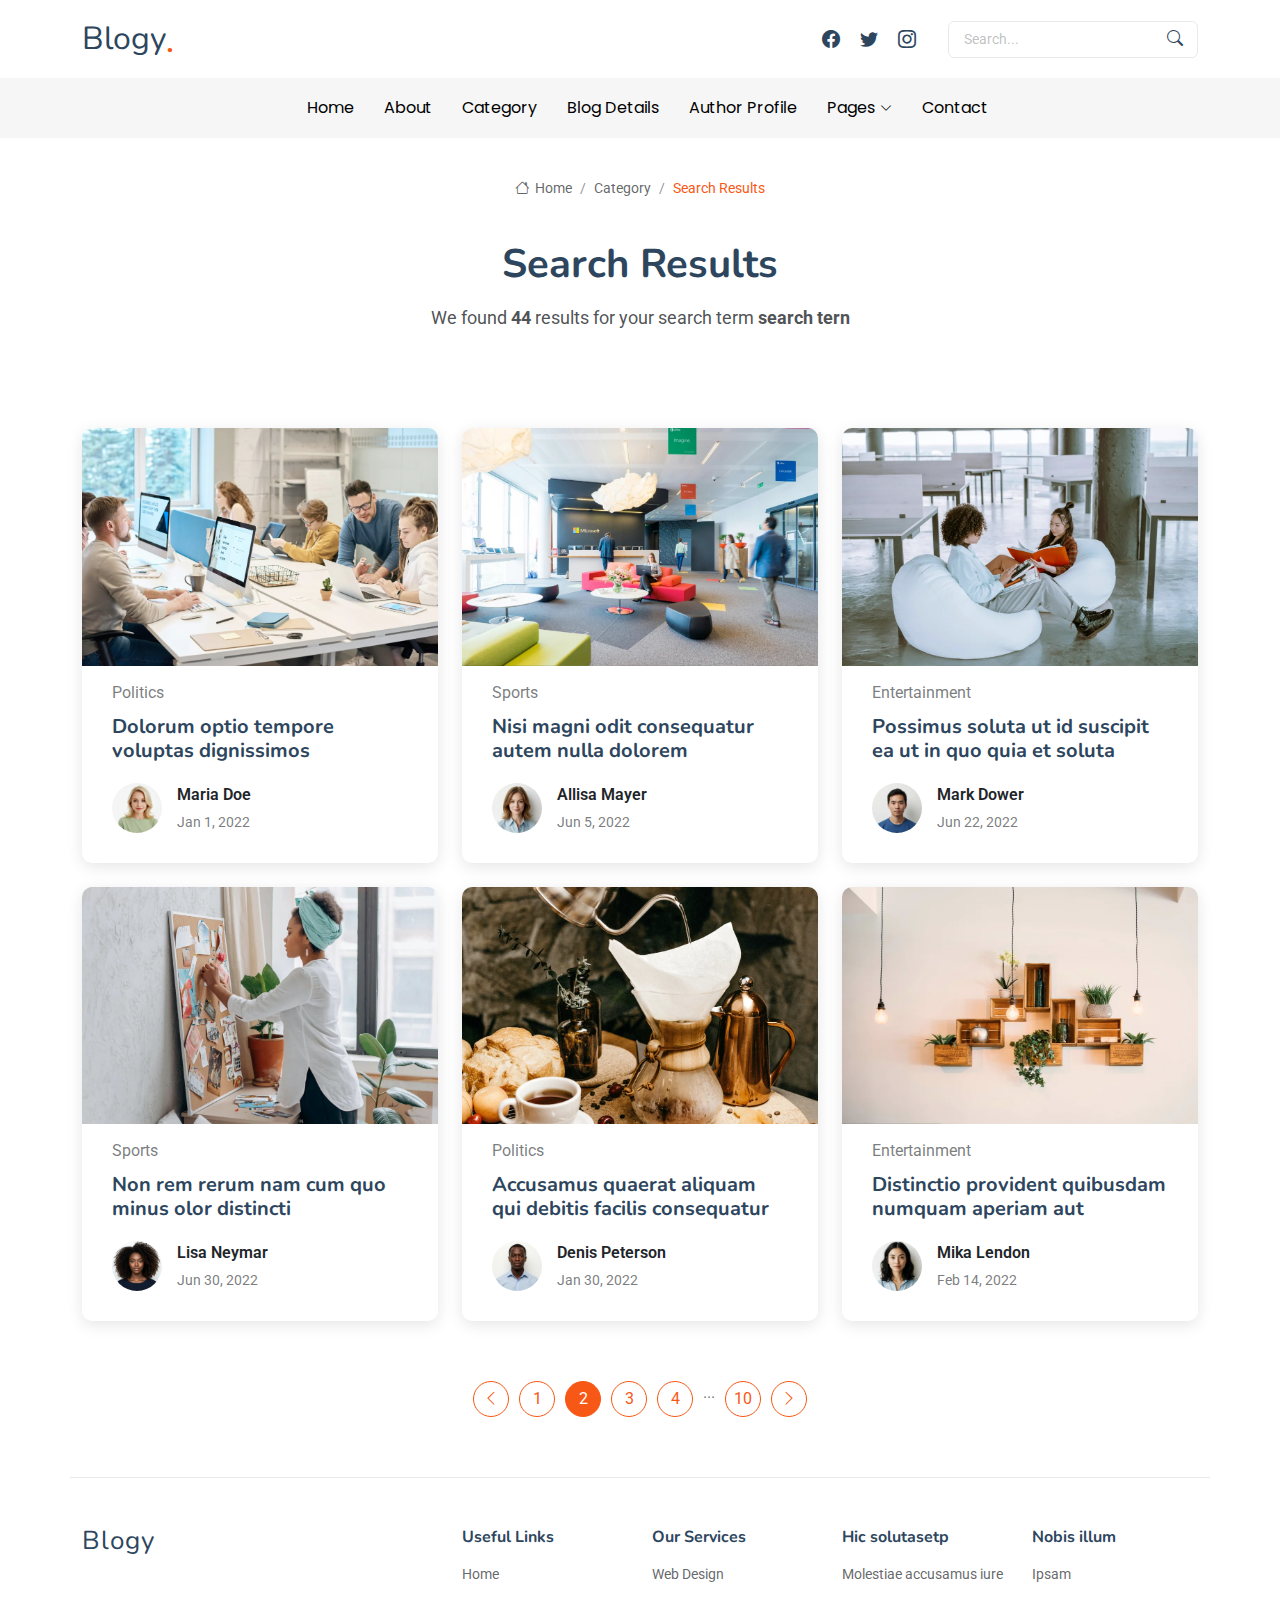
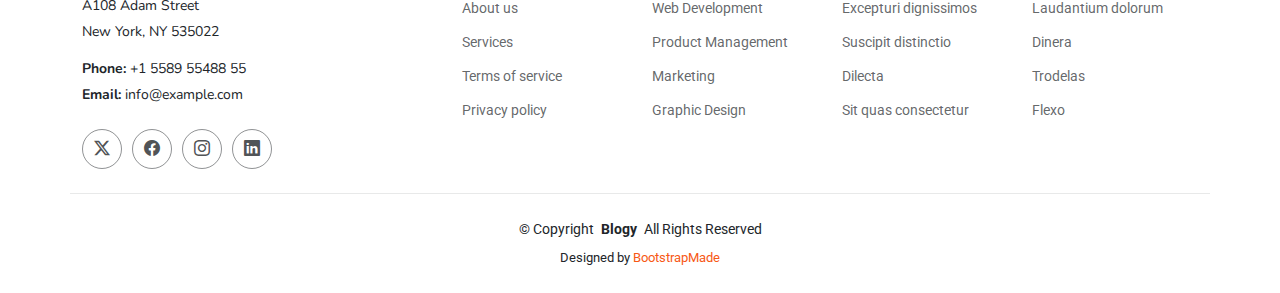
<file: search-results.html>
<!DOCTYPE html>
<html lang="en">

<head>
  <meta charset="utf-8">
  <meta content="width=device-width, initial-scale=1.0" name="viewport">
  <title>Search Results - Blogy Bootstrap Template</title>
  <meta name="description" content="">
  <meta name="keywords" content="">

  <!-- Favicons -->
  <link href="assets/img/favicon.png" rel="icon">
  <link href="assets/img/apple-touch-icon.png" rel="apple-touch-icon">

  <!-- Fonts -->
  <link href="https://fonts.googleapis.com" rel="preconnect">
  <link href="https://fonts.gstatic.com" rel="preconnect" crossorigin>
  <link href="https://fonts.googleapis.com/css2?family=Roboto:ital,wght@0,100;0,300;0,400;0,500;0,700;0,900;1,100;1,300;1,400;1,500;1,700;1,900&family=Poppins:ital,wght@0,100;0,200;0,300;0,400;0,500;0,600;0,700;0,800;0,900;1,100;1,200;1,300;1,400;1,500;1,600;1,700;1,800;1,900&family=Nunito:ital,wght@0,200;0,300;0,400;0,500;0,600;0,700;0,800;0,900;1,200;1,300;1,400;1,500;1,600;1,700;1,800;1,900&display=swap" rel="stylesheet">

  <!-- Vendor CSS Files -->
  <link href="assets/vendor/bootstrap/css/bootstrap.min.css" rel="stylesheet">
  <link href="assets/vendor/bootstrap-icons/bootstrap-icons.css" rel="stylesheet">
  <link href="assets/vendor/aos/aos.css" rel="stylesheet">
  <link href="assets/vendor/swiper/swiper-bundle.min.css" rel="stylesheet">
  <link href="assets/vendor/glightbox/css/glightbox.min.css" rel="stylesheet">

  <!-- Main CSS File -->
  <link href="assets/css/main.css" rel="stylesheet">

  <!-- =======================================================
  * Template Name: Blogy
  * Template URL: https://bootstrapmade.com/blogy-bootstrap-blog-template/
  * Updated: Feb 22 2025 with Bootstrap v5.3.3
  * Author: BootstrapMade.com
  * License: https://bootstrapmade.com/license/
  ======================================================== -->
</head>

<body class="search-results-page">

  <header id="header" class="header position-relative">
    <div class="container-fluid container-xl position-relative">

      <div class="top-row d-flex align-items-center justify-content-between">
        <a href="index.html" class="logo d-flex align-items-end">
          <!-- Uncomment the line below if you also wish to use an image logo -->
          <!-- <img src="assets/img/logo.webp" alt=""> -->
          <h1 class="sitename">Blogy</h1><span>.</span>
        </a>

        <div class="d-flex align-items-center">
          <div class="social-links">
            <a href="#" class="facebook"><i class="bi bi-facebook"></i></a>
            <a href="#" class="twitter"><i class="bi bi-twitter"></i></a>
            <a href="#" class="instagram"><i class="bi bi-instagram"></i></a>
          </div>

          <form class="search-form ms-4">
            <input type="text" placeholder="Search..." class="form-control">
            <button type="submit" class="btn"><i class="bi bi-search"></i></button>
          </form>
        </div>
      </div>

    </div>

    <div class="nav-wrap">
      <div class="container d-flex justify-content-center position-relative">
        <nav id="navmenu" class="navmenu">
          <ul>
            <li><a href="index.html">Home</a></li>
            <li><a href="about.html">About</a></li>
            <li><a href="category.html">Category</a></li>
            <li><a href="blog-details.html">Blog Details</a></li>
            <li><a href="author-profile.html">Author Profile</a></li>
            <li class="dropdown"><a href="#"><span>Pages</span> <i class="bi bi-chevron-down toggle-dropdown"></i></a>
              <ul>
                <li><a href="about.html">About</a></li>
                <li><a href="category.html">Category</a></li>
                <li><a href="blog-details.html">Blog Details</a></li>
                <li><a href="author-profile.html">Author Profile</a></li>
                <li><a href="search-results.html" class="active">Search Results</a></li>
                <li><a href="404.html">404 Not Found Page</a></li>

                <li class="dropdown"><a href="#"><span>Deep Dropdown</span> <i class="bi bi-chevron-down toggle-dropdown"></i></a>
                  <ul>
                    <li><a href="#">Deep Dropdown 1</a></li>
                    <li><a href="#">Deep Dropdown 2</a></li>
                    <li><a href="#">Deep Dropdown 3</a></li>
                    <li><a href="#">Deep Dropdown 4</a></li>
                    <li><a href="#">Deep Dropdown 5</a></li>
                  </ul>
                </li>
              </ul>
            </li>
            <li><a href="contact.html">Contact</a></li>
          </ul>
          <i class="mobile-nav-toggle d-xl-none bi bi-list"></i>
        </nav>
      </div>
    </div>

  </header>

  <main class="main">

    <!-- Page Title -->
    <div class="page-title">
      <div class="breadcrumbs">
        <nav aria-label="breadcrumb">
          <ol class="breadcrumb">
            <li class="breadcrumb-item"><a href="#"><i class="bi bi-house"></i> Home</a></li>
            <li class="breadcrumb-item"><a href="#">Category</a></li>
            <li class="breadcrumb-item active current">Search Results</li>
          </ol>
        </nav>
      </div>

      <div class="title-wrapper">
        <h1>Search Results</h1>
        <p>We found <strong>44</strong> results for your search term <strong>search tern</strong></p>
      </div>
    </div><!-- End Page Title -->

    <!-- Search Results Posts Section -->
    <section id="search-results-posts" class="search-results-posts section">

      <div class="container" data-aos="fade-up" data-aos-delay="100">
        <div class="row gy-4">

          <div class="col-lg-4">
            <article>

              <div class="post-img">
                <img src="assets/img/blog/blog-post-1.webp" alt="" class="img-fluid">
              </div>

              <p class="post-category">Politics</p>

              <h2 class="title">
                <a href="blog-details.html">Dolorum optio tempore voluptas dignissimos</a>
              </h2>

              <div class="d-flex align-items-center">
                <img src="assets/img/person/person-f-12.webp" alt="" class="img-fluid post-author-img flex-shrink-0">
                <div class="post-meta">
                  <p class="post-author">Maria Doe</p>
                  <p class="post-date">
                    <time datetime="2022-01-01">Jan 1, 2022</time>
                  </p>
                </div>
              </div>

            </article>
          </div><!-- End post list item -->

          <div class="col-lg-4">
            <article>

              <div class="post-img">
                <img src="assets/img/blog/blog-post-2.webp" alt="" class="img-fluid">
              </div>

              <p class="post-category">Sports</p>

              <h2 class="title">
                <a href="blog-details.html">Nisi magni odit consequatur autem nulla dolorem</a>
              </h2>

              <div class="d-flex align-items-center">
                <img src="assets/img/person/person-f-13.webp" alt="" class="img-fluid post-author-img flex-shrink-0">
                <div class="post-meta">
                  <p class="post-author">Allisa Mayer</p>
                  <p class="post-date">
                    <time datetime="2022-01-01">Jun 5, 2022</time>
                  </p>
                </div>
              </div>

            </article>
          </div><!-- End post list item -->

          <div class="col-lg-4">
            <article>

              <div class="post-img">
                <img src="assets/img/blog/blog-post-3.webp" alt="" class="img-fluid">
              </div>

              <p class="post-category">Entertainment</p>

              <h2 class="title">
                <a href="blog-details.html">Possimus soluta ut id suscipit ea ut in quo quia et soluta</a>
              </h2>

              <div class="d-flex align-items-center">
                <img src="assets/img/person/person-m-10.webp" alt="" class="img-fluid post-author-img flex-shrink-0">
                <div class="post-meta">
                  <p class="post-author">Mark Dower</p>
                  <p class="post-date">
                    <time datetime="2022-01-01">Jun 22, 2022</time>
                  </p>
                </div>
              </div>

            </article>
          </div><!-- End post list item -->

          <div class="col-lg-4">
            <article>

              <div class="post-img">
                <img src="assets/img/blog/blog-post-4.webp" alt="" class="img-fluid">
              </div>

              <p class="post-category">Sports</p>

              <h2 class="title">
                <a href="blog-details.html">Non rem rerum nam cum quo minus olor distincti</a>
              </h2>

              <div class="d-flex align-items-center">
                <img src="assets/img/person/person-f-14.webp" alt="" class="img-fluid post-author-img flex-shrink-0">
                <div class="post-meta">
                  <p class="post-author">Lisa Neymar</p>
                  <p class="post-date">
                    <time datetime="2022-01-01">Jun 30, 2022</time>
                  </p>
                </div>
              </div>

            </article>
          </div><!-- End post list item -->

          <div class="col-lg-4">
            <article>

              <div class="post-img">
                <img src="assets/img/blog/blog-post-5.webp" alt="" class="img-fluid">
              </div>

              <p class="post-category">Politics</p>

              <h2 class="title">
                <a href="blog-details.html">Accusamus quaerat aliquam qui debitis facilis consequatur</a>
              </h2>

              <div class="d-flex align-items-center">
                <img src="assets/img/person/person-m-11.webp" alt="" class="img-fluid post-author-img flex-shrink-0">
                <div class="post-meta">
                  <p class="post-author">Denis Peterson</p>
                  <p class="post-date">
                    <time datetime="2022-01-01">Jan 30, 2022</time>
                  </p>
                </div>
              </div>

            </article>
          </div><!-- End post list item -->

          <div class="col-lg-4">
            <article>

              <div class="post-img">
                <img src="assets/img/blog/blog-post-6.webp" alt="" class="img-fluid">
              </div>

              <p class="post-category">Entertainment</p>

              <h2 class="title">
                <a href="blog-details.html">Distinctio provident quibusdam numquam aperiam aut</a>
              </h2>

              <div class="d-flex align-items-center">
                <img src="assets/img/person/person-f-15.webp" alt="" class="img-fluid post-author-img flex-shrink-0">
                <div class="post-meta">
                  <p class="post-author">Mika Lendon</p>
                  <p class="post-date">
                    <time datetime="2022-01-01">Feb 14, 2022</time>
                  </p>
                </div>
              </div>

            </article>
          </div><!-- End post list item -->

        </div>
      </div>

    </section><!-- /Search Results Posts Section -->

    <!-- Pagination 3 Section -->
    <section id="pagination-3" class="pagination-3 section">

      <div class="container">
        <div class="d-flex justify-content-center">
          <ul>
            <li><a href="#"><i class="bi bi-chevron-left"></i></a></li>
            <li><a href="#">1</a></li>
            <li><a href="#" class="active">2</a></li>
            <li><a href="#">3</a></li>
            <li><a href="#">4</a></li>
            <li>...</li>
            <li><a href="#">10</a></li>
            <li><a href="#"><i class="bi bi-chevron-right"></i></a></li>
          </ul>
        </div>
      </div>

    </section><!-- /Pagination 3 Section -->

  </main>

  <footer id="footer" class="footer">

    <div class="container footer-top">
      <div class="row gy-4">
        <div class="col-lg-4 col-md-6 footer-about">
          <a href="index.html" class="logo d-flex align-items-center">
            <span class="sitename">Blogy</span>
          </a>
          <div class="footer-contact pt-3">
            <p>A108 Adam Street</p>
            <p>New York, NY 535022</p>
            <p class="mt-3"><strong>Phone:</strong> <span>+1 5589 55488 55</span></p>
            <p><strong>Email:</strong> <span>info@example.com</span></p>
          </div>
          <div class="social-links d-flex mt-4">
            <a href=""><i class="bi bi-twitter-x"></i></a>
            <a href=""><i class="bi bi-facebook"></i></a>
            <a href=""><i class="bi bi-instagram"></i></a>
            <a href=""><i class="bi bi-linkedin"></i></a>
          </div>
        </div>

        <div class="col-lg-2 col-md-3 footer-links">
          <h4>Useful Links</h4>
          <ul>
            <li><a href="#">Home</a></li>
            <li><a href="#">About us</a></li>
            <li><a href="#">Services</a></li>
            <li><a href="#">Terms of service</a></li>
            <li><a href="#">Privacy policy</a></li>
          </ul>
        </div>

        <div class="col-lg-2 col-md-3 footer-links">
          <h4>Our Services</h4>
          <ul>
            <li><a href="#">Web Design</a></li>
            <li><a href="#">Web Development</a></li>
            <li><a href="#">Product Management</a></li>
            <li><a href="#">Marketing</a></li>
            <li><a href="#">Graphic Design</a></li>
          </ul>
        </div>

        <div class="col-lg-2 col-md-3 footer-links">
          <h4>Hic solutasetp</h4>
          <ul>
            <li><a href="#">Molestiae accusamus iure</a></li>
            <li><a href="#">Excepturi dignissimos</a></li>
            <li><a href="#">Suscipit distinctio</a></li>
            <li><a href="#">Dilecta</a></li>
            <li><a href="#">Sit quas consectetur</a></li>
          </ul>
        </div>

        <div class="col-lg-2 col-md-3 footer-links">
          <h4>Nobis illum</h4>
          <ul>
            <li><a href="#">Ipsam</a></li>
            <li><a href="#">Laudantium dolorum</a></li>
            <li><a href="#">Dinera</a></li>
            <li><a href="#">Trodelas</a></li>
            <li><a href="#">Flexo</a></li>
          </ul>
        </div>

      </div>
    </div>

    <div class="container copyright text-center mt-4">
      <p>© <span>Copyright</span> <strong class="px-1 sitename">Blogy</strong> <span>All Rights Reserved</span></p>
      <div class="credits">
        <!-- All the links in the footer should remain intact. -->
        <!-- You can delete the links only if you've purchased the pro version. -->
        <!-- Licensing information: https://bootstrapmade.com/license/ -->
        <!-- Purchase the pro version with working PHP/AJAX contact form: [buy-url] -->
        Designed by <a href="https://bootstrapmade.com/">BootstrapMade</a>
      </div>
    </div>

  </footer>

  <!-- Scroll Top -->
  <a href="#" id="scroll-top" class="scroll-top d-flex align-items-center justify-content-center"><i class="bi bi-arrow-up-short"></i></a>

  <!-- Preloader -->
  <div id="preloader"></div>

  <!-- Vendor JS Files -->
  <script src="assets/vendor/bootstrap/js/bootstrap.bundle.min.js"></script>
  <script src="assets/vendor/php-email-form/validate.js"></script>
  <script src="assets/vendor/aos/aos.js"></script>
  <script src="assets/vendor/swiper/swiper-bundle.min.js"></script>
  <script src="assets/vendor/purecounter/purecounter_vanilla.js"></script>
  <script src="assets/vendor/glightbox/js/glightbox.min.js"></script>

  <!-- Main JS File -->
  <script src="assets/js/main.js"></script>

</body>

</html>
</file>
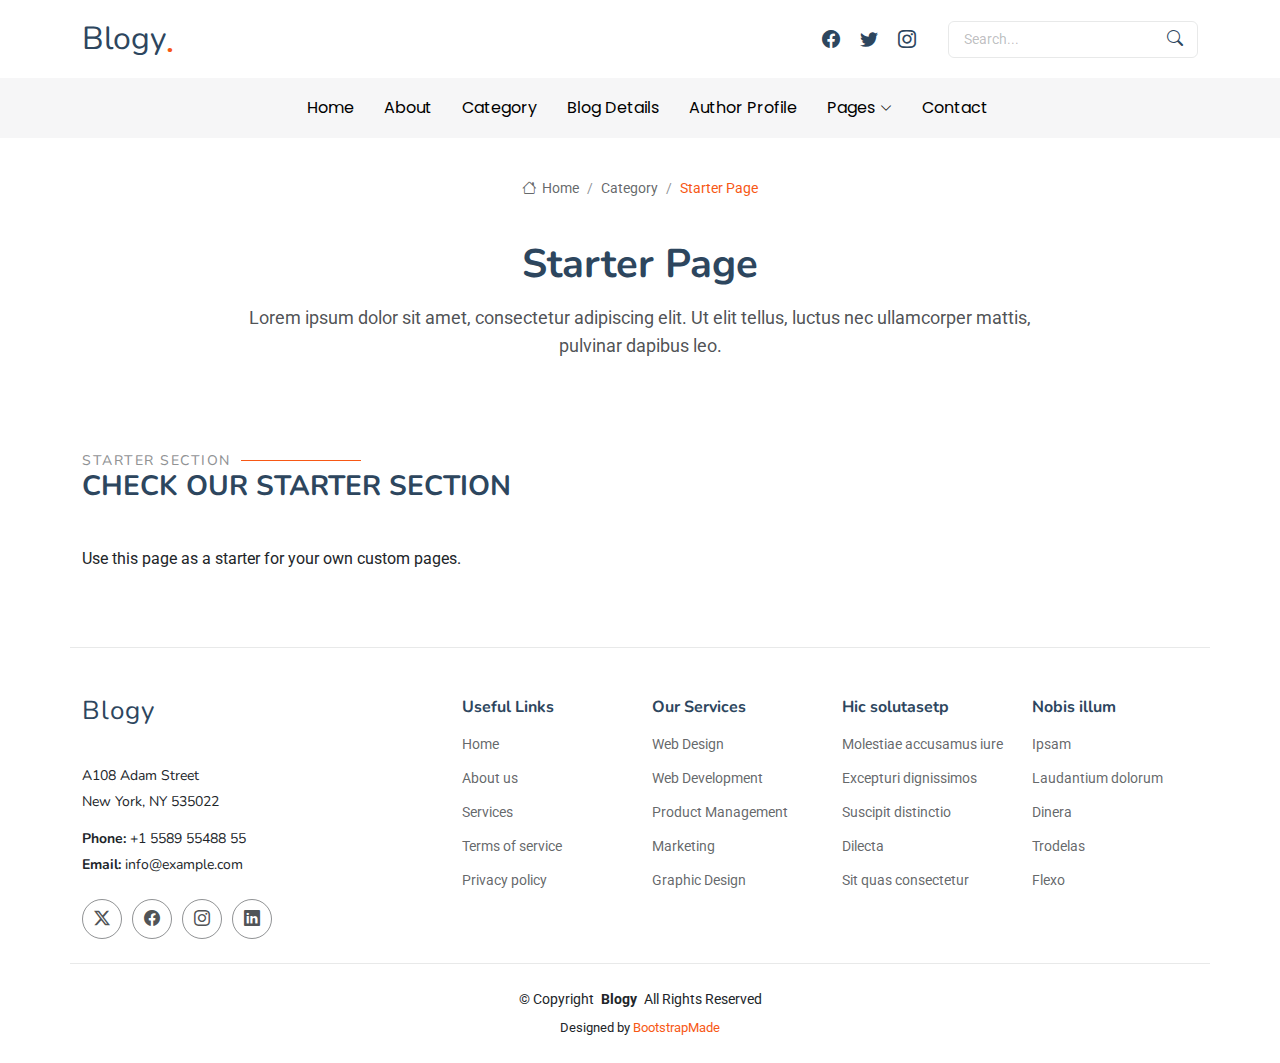
<file: starter-page.html>
<!DOCTYPE html>
<html lang="en">

<head>
  <meta charset="utf-8">
  <meta content="width=device-width, initial-scale=1.0" name="viewport">
  <title>Starter Page - Blogy Bootstrap Template</title>
  <meta name="description" content="">
  <meta name="keywords" content="">

  <!-- Favicons -->
  <link href="assets/img/favicon.png" rel="icon">
  <link href="assets/img/apple-touch-icon.png" rel="apple-touch-icon">

  <!-- Fonts -->
  <link href="https://fonts.googleapis.com" rel="preconnect">
  <link href="https://fonts.gstatic.com" rel="preconnect" crossorigin>
  <link href="https://fonts.googleapis.com/css2?family=Roboto:ital,wght@0,100;0,300;0,400;0,500;0,700;0,900;1,100;1,300;1,400;1,500;1,700;1,900&family=Poppins:ital,wght@0,100;0,200;0,300;0,400;0,500;0,600;0,700;0,800;0,900;1,100;1,200;1,300;1,400;1,500;1,600;1,700;1,800;1,900&family=Nunito:ital,wght@0,200;0,300;0,400;0,500;0,600;0,700;0,800;0,900;1,200;1,300;1,400;1,500;1,600;1,700;1,800;1,900&display=swap" rel="stylesheet">

  <!-- Vendor CSS Files -->
  <link href="assets/vendor/bootstrap/css/bootstrap.min.css" rel="stylesheet">
  <link href="assets/vendor/bootstrap-icons/bootstrap-icons.css" rel="stylesheet">
  <link href="assets/vendor/aos/aos.css" rel="stylesheet">
  <link href="assets/vendor/swiper/swiper-bundle.min.css" rel="stylesheet">
  <link href="assets/vendor/glightbox/css/glightbox.min.css" rel="stylesheet">

  <!-- Main CSS File -->
  <link href="assets/css/main.css" rel="stylesheet">

  <!-- =======================================================
  * Template Name: Blogy
  * Template URL: https://bootstrapmade.com/blogy-bootstrap-blog-template/
  * Updated: Feb 22 2025 with Bootstrap v5.3.3
  * Author: BootstrapMade.com
  * License: https://bootstrapmade.com/license/
  ======================================================== -->
</head>

<body class="starter-page-page">

  <header id="header" class="header position-relative">
    <div class="container-fluid container-xl position-relative">

      <div class="top-row d-flex align-items-center justify-content-between">
        <a href="index.html" class="logo d-flex align-items-end">
          <!-- Uncomment the line below if you also wish to use an image logo -->
          <!-- <img src="assets/img/logo.webp" alt=""> -->
          <h1 class="sitename">Blogy</h1><span>.</span>
        </a>

        <div class="d-flex align-items-center">
          <div class="social-links">
            <a href="#" class="facebook"><i class="bi bi-facebook"></i></a>
            <a href="#" class="twitter"><i class="bi bi-twitter"></i></a>
            <a href="#" class="instagram"><i class="bi bi-instagram"></i></a>
          </div>

          <form class="search-form ms-4">
            <input type="text" placeholder="Search..." class="form-control">
            <button type="submit" class="btn"><i class="bi bi-search"></i></button>
          </form>
        </div>
      </div>

    </div>

    <div class="nav-wrap">
      <div class="container d-flex justify-content-center position-relative">
        <nav id="navmenu" class="navmenu">
          <ul>
            <li><a href="index.html">Home</a></li>
            <li><a href="about.html">About</a></li>
            <li><a href="category.html">Category</a></li>
            <li><a href="blog-details.html">Blog Details</a></li>
            <li><a href="author-profile.html">Author Profile</a></li>
            <li class="dropdown"><a href="#"><span>Pages</span> <i class="bi bi-chevron-down toggle-dropdown"></i></a>
              <ul>
                <li><a href="about.html">About</a></li>
                <li><a href="category.html">Category</a></li>
                <li><a href="blog-details.html">Blog Details</a></li>
                <li><a href="author-profile.html">Author Profile</a></li>
                <li><a href="search-results.html">Search Results</a></li>
                <li><a href="404.html">404 Not Found Page</a></li>

                <li class="dropdown"><a href="#"><span>Deep Dropdown</span> <i class="bi bi-chevron-down toggle-dropdown"></i></a>
                  <ul>
                    <li><a href="#">Deep Dropdown 1</a></li>
                    <li><a href="#">Deep Dropdown 2</a></li>
                    <li><a href="#">Deep Dropdown 3</a></li>
                    <li><a href="#">Deep Dropdown 4</a></li>
                    <li><a href="#">Deep Dropdown 5</a></li>
                  </ul>
                </li>
              </ul>
            </li>
            <li><a href="contact.html">Contact</a></li>
          </ul>
          <i class="mobile-nav-toggle d-xl-none bi bi-list"></i>
        </nav>
      </div>
    </div>

  </header>

  <main class="main">

    <!-- Page Title -->
    <div class="page-title">
      <div class="breadcrumbs">
        <nav aria-label="breadcrumb">
          <ol class="breadcrumb">
            <li class="breadcrumb-item"><a href="#"><i class="bi bi-house"></i> Home</a></li>
            <li class="breadcrumb-item"><a href="#">Category</a></li>
            <li class="breadcrumb-item active current">Starter Page</li>
          </ol>
        </nav>
      </div>

      <div class="title-wrapper">
        <h1>Starter Page</h1>
        <p>Lorem ipsum dolor sit amet, consectetur adipiscing elit. Ut elit tellus, luctus nec ullamcorper mattis, pulvinar dapibus leo.</p>
      </div>
    </div><!-- End Page Title -->

    <!-- Starter Section Section -->
    <section id="starter-section" class="starter-section section">

      <!-- Section Title -->
      <div class="container section-title" data-aos="fade-up">
        <h2>Starter Section</h2>
        <div><span>Check Our</span> <span class="description-title">Starter Section</span></div>
      </div><!-- End Section Title -->

      <div class="container" data-aos="fade-up">
        <p>Use this page as a starter for your own custom pages.</p>
      </div>

    </section><!-- /Starter Section Section -->

  </main>

  <footer id="footer" class="footer">

    <div class="container footer-top">
      <div class="row gy-4">
        <div class="col-lg-4 col-md-6 footer-about">
          <a href="index.html" class="logo d-flex align-items-center">
            <span class="sitename">Blogy</span>
          </a>
          <div class="footer-contact pt-3">
            <p>A108 Adam Street</p>
            <p>New York, NY 535022</p>
            <p class="mt-3"><strong>Phone:</strong> <span>+1 5589 55488 55</span></p>
            <p><strong>Email:</strong> <span>info@example.com</span></p>
          </div>
          <div class="social-links d-flex mt-4">
            <a href=""><i class="bi bi-twitter-x"></i></a>
            <a href=""><i class="bi bi-facebook"></i></a>
            <a href=""><i class="bi bi-instagram"></i></a>
            <a href=""><i class="bi bi-linkedin"></i></a>
          </div>
        </div>

        <div class="col-lg-2 col-md-3 footer-links">
          <h4>Useful Links</h4>
          <ul>
            <li><a href="#">Home</a></li>
            <li><a href="#">About us</a></li>
            <li><a href="#">Services</a></li>
            <li><a href="#">Terms of service</a></li>
            <li><a href="#">Privacy policy</a></li>
          </ul>
        </div>

        <div class="col-lg-2 col-md-3 footer-links">
          <h4>Our Services</h4>
          <ul>
            <li><a href="#">Web Design</a></li>
            <li><a href="#">Web Development</a></li>
            <li><a href="#">Product Management</a></li>
            <li><a href="#">Marketing</a></li>
            <li><a href="#">Graphic Design</a></li>
          </ul>
        </div>

        <div class="col-lg-2 col-md-3 footer-links">
          <h4>Hic solutasetp</h4>
          <ul>
            <li><a href="#">Molestiae accusamus iure</a></li>
            <li><a href="#">Excepturi dignissimos</a></li>
            <li><a href="#">Suscipit distinctio</a></li>
            <li><a href="#">Dilecta</a></li>
            <li><a href="#">Sit quas consectetur</a></li>
          </ul>
        </div>

        <div class="col-lg-2 col-md-3 footer-links">
          <h4>Nobis illum</h4>
          <ul>
            <li><a href="#">Ipsam</a></li>
            <li><a href="#">Laudantium dolorum</a></li>
            <li><a href="#">Dinera</a></li>
            <li><a href="#">Trodelas</a></li>
            <li><a href="#">Flexo</a></li>
          </ul>
        </div>

      </div>
    </div>

    <div class="container copyright text-center mt-4">
      <p>© <span>Copyright</span> <strong class="px-1 sitename">Blogy</strong> <span>All Rights Reserved</span></p>
      <div class="credits">
        <!-- All the links in the footer should remain intact. -->
        <!-- You can delete the links only if you've purchased the pro version. -->
        <!-- Licensing information: https://bootstrapmade.com/license/ -->
        <!-- Purchase the pro version with working PHP/AJAX contact form: [buy-url] -->
        Designed by <a href="https://bootstrapmade.com/">BootstrapMade</a>
      </div>
    </div>

  </footer>

  <!-- Scroll Top -->
  <a href="#" id="scroll-top" class="scroll-top d-flex align-items-center justify-content-center"><i class="bi bi-arrow-up-short"></i></a>

  <!-- Preloader -->
  <div id="preloader"></div>

  <!-- Vendor JS Files -->
  <script src="assets/vendor/bootstrap/js/bootstrap.bundle.min.js"></script>
  <script src="assets/vendor/php-email-form/validate.js"></script>
  <script src="assets/vendor/aos/aos.js"></script>
  <script src="assets/vendor/swiper/swiper-bundle.min.js"></script>
  <script src="assets/vendor/purecounter/purecounter_vanilla.js"></script>
  <script src="assets/vendor/glightbox/js/glightbox.min.js"></script>

  <!-- Main JS File -->
  <script src="assets/js/main.js"></script>

</body>

</html>
</file>
<file: assets/css/main.css>
/**
* Template Name: Blogy
* Template URL: https://bootstrapmade.com/blogy-bootstrap-blog-template/
* Updated: Feb 22 2025 with Bootstrap v5.3.3
* Author: BootstrapMade.com
* License: https://bootstrapmade.com/license/
*/

@charset "UTF-8";

/*--------------------------------------------------------------
# Font & Color Variables
# Help: https://bootstrapmade.com/color-system/
--------------------------------------------------------------*/
/* Fonts */
:root {
  --default-font: "Roboto",  system-ui, -apple-system, "Segoe UI", Roboto, "Helvetica Neue", Arial, "Noto Sans", "Liberation Sans", sans-serif, "Apple Color Emoji", "Segoe UI Emoji", "Segoe UI Symbol", "Noto Color Emoji";
  --heading-font: "Nunito",  sans-serif;
  --nav-font: "Poppins",  sans-serif;
}

/* Global Colors - The following color variables are used throughout the website. Updating them here will change the color scheme of the entire website */
:root { 
  --background-color: #ffffff; /* Background color for the entire website, including individual sections */
  --default-color: #212529; /* Default color used for the majority of the text content across the entire website */
  --heading-color: #2d465e; /* Color for headings, subheadings and title throughout the website */
  --accent-color: #f75815; /* Accent color that represents your brand on the website. It's used for buttons, links, and other elements that need to stand out */
  --surface-color: #ffffff; /* The surface color is used as a background of boxed elements within sections, such as cards, icon boxes, or other elements that require a visual separation from the global background. */
  --contrast-color: #ffffff; /* Contrast color for text, ensuring readability against backgrounds of accent, heading, or default colors. */
}

/* Nav Menu Colors - The following color variables are used specifically for the navigation menu. They are separate from the global colors to allow for more customization options */
:root {
  --nav-color: #000000;  /* The default color of the main navmenu links */
  --nav-hover-color: #f75815; /* Applied to main navmenu links when they are hovered over or active */
  --nav-mobile-background-color: #ffffff; /* Used as the background color for mobile navigation menu */
  --nav-dropdown-background-color: #ffffff; /* Used as the background color for dropdown items that appear when hovering over primary navigation items */
  --nav-dropdown-color: #212529; /* Used for navigation links of the dropdown items in the navigation menu. */
  --nav-dropdown-hover-color: #f75815; /* Similar to --nav-hover-color, this color is applied to dropdown navigation links when they are hovered over. */
}

/* Color Presets - These classes override global colors when applied to any section or element, providing reuse of the sam color scheme. */

.light-background {
  --background-color: #f9f9f9;
  --surface-color: #ffffff;
}

.dark-background {
  --background-color: #060606;
  --default-color: #ffffff;
  --heading-color: #ffffff;
  --surface-color: #252525;
  --contrast-color: #ffffff;
}

/* Smooth scroll */
:root {
  scroll-behavior: smooth;
}

/*--------------------------------------------------------------
# General Styling & Shared Classes
--------------------------------------------------------------*/
body {
  color: var(--default-color);
  background-color: var(--background-color);
  font-family: var(--default-font);
}

a {
  color: var(--accent-color);
  text-decoration: none;
  transition: 0.3s;
}

a:hover {
  color: color-mix(in srgb, var(--accent-color), transparent 25%);
  text-decoration: none;
}

h1,
h2,
h3,
h4,
h5,
h6 {
  color: var(--heading-color);
  font-family: var(--heading-font);
}

/* PHP Email Form Messages
------------------------------*/
.php-email-form .error-message {
  display: none;
  background: #df1529;
  color: #ffffff;
  text-align: left;
  padding: 15px;
  margin-bottom: 24px;
  font-weight: 600;
}

.php-email-form .sent-message {
  display: none;
  color: #ffffff;
  background: #059652;
  text-align: center;
  padding: 15px;
  margin-bottom: 24px;
  font-weight: 600;
}

.php-email-form .loading {
  display: none;
  background: var(--surface-color);
  text-align: center;
  padding: 15px;
  margin-bottom: 24px;
}

.php-email-form .loading:before {
  content: "";
  display: inline-block;
  border-radius: 50%;
  width: 24px;
  height: 24px;
  margin: 0 10px -6px 0;
  border: 3px solid var(--accent-color);
  border-top-color: var(--surface-color);
  animation: php-email-form-loading 1s linear infinite;
}

@keyframes php-email-form-loading {
  0% {
    transform: rotate(0deg);
  }

  100% {
    transform: rotate(360deg);
  }
}

/* Pulsating Play Button
------------------------------*/
.pulsating-play-btn {
  width: 94px;
  height: 94px;
  background: radial-gradient(var(--accent-color) 50%, color-mix(in srgb, var(--accent-color), transparent 75%) 52%);
  border-radius: 50%;
  display: block;
  position: relative;
  overflow: hidden;
}

.pulsating-play-btn:before {
  content: "";
  position: absolute;
  width: 120px;
  height: 120px;
  animation-delay: 0s;
  animation: pulsate-play-btn 2s;
  animation-direction: forwards;
  animation-iteration-count: infinite;
  animation-timing-function: steps;
  opacity: 1;
  border-radius: 50%;
  border: 5px solid color-mix(in srgb, var(--accent-color), transparent 30%);
  top: -15%;
  left: -15%;
  background: rgba(198, 16, 0, 0);
}

.pulsating-play-btn:after {
  content: "";
  position: absolute;
  left: 50%;
  top: 50%;
  transform: translateX(-40%) translateY(-50%);
  width: 0;
  height: 0;
  border-top: 10px solid transparent;
  border-bottom: 10px solid transparent;
  border-left: 15px solid #fff;
  z-index: 100;
  transition: all 400ms cubic-bezier(0.55, 0.055, 0.675, 0.19);
}

.pulsating-play-btn:hover:before {
  content: "";
  position: absolute;
  left: 50%;
  top: 50%;
  transform: translateX(-40%) translateY(-50%);
  width: 0;
  height: 0;
  border: none;
  border-top: 10px solid transparent;
  border-bottom: 10px solid transparent;
  border-left: 15px solid #fff;
  z-index: 200;
  animation: none;
  border-radius: 0;
}

.pulsating-play-btn:hover:after {
  border-left: 15px solid var(--accent-color);
  transform: scale(20);
}

@keyframes pulsate-play-btn {
  0% {
    transform: scale(0.6, 0.6);
    opacity: 1;
  }

  100% {
    transform: scale(1, 1);
    opacity: 0;
  }
}

/*--------------------------------------------------------------
# Global Header
--------------------------------------------------------------*/
.header {
  transition: all 0.5s;
  z-index: 997;
  padding: 20px 0;
}

.header .top-row {
  padding-bottom: 10px;
}

.header .top-row .logo {
  text-decoration: none;
}

.header .top-row .logo img {
  max-height: 40px;
  margin-right: 10px;
}

.header .top-row .logo .sitename {
  font-size: 32px;
  font-weight: 400;
  color: var(--heading-color);
  font-family: var(--heading-font);
  margin: 0;
}

.header .top-row .logo span {
  color: var(--accent-color);
  font-size: 28px;
  font-weight: 700;
  line-height: 1.1;
}

.header .social-links a {
  color: var(--heading-color);
  padding: 0 8px;
  display: inline-block;
  font-size: 18px;
  transition: 0.3s;
}

.header .social-links a:hover {
  color: var(--accent-color);
}

@media (max-width: 1200px) {
  .header .social-links {
    padding-right: 40px;
  }
}

.header .search-form {
  position: relative;
  width: 250px;
  display: flex;
  align-items: center;
  padding: 0;
  margin: 0;
}

.header .search-form .form-control {
  border: 1px solid color-mix(in srgb, var(--default-color), transparent 90%);
  padding: 7px 40px 7px 15px;
  background: transparent;
  transition: 0.3s;
  color: var(--default-color);
  font-size: 14px;
}

.header .search-form .form-control::placeholder {
  color: color-mix(in srgb, var(--default-color), transparent 70%);
}

.header .search-form .form-control:focus {
  border-color: var(--accent-color);
  box-shadow: none;
}

.header .search-form button {
  position: absolute;
  right: 0;
  top: 0;
  bottom: 0;
  border: 0;
  background: none;
  font-size: 16px;
  padding: 0 15px;
  margin: 0;
  color: var(--heading-color);
  transition: 0.3s;
}

.header .search-form button:hover {
  color: var(--accent-color);
}

@media (max-width: 1200px) {
  .header .search-form {
    display: none;
  }
}

.header .nav-wrap {
  background-color: color-mix(in srgb, var(--default-color), transparent 96%);
  margin-top: 10px;
  display: flex;
  justify-content: center;
}

.header .mobile-nav-toggle {
  position: fixed;
  top: 20px;
  right: 5px;
}

/*--------------------------------------------------------------
# Navigation Menu
--------------------------------------------------------------*/
/* Navmenu - Desktop */
@media (min-width: 1200px) {
  .navmenu {
    padding: 0;
  }

  .navmenu ul {
    margin: 0;
    padding: 0;
    display: flex;
    list-style: none;
    align-items: center;
  }

  .navmenu li {
    position: relative;
  }

  .navmenu a,
  .navmenu a:focus {
    color: var(--nav-color);
    padding: 18px 15px;
    font-size: 16px;
    font-family: var(--nav-font);
    font-weight: 400;
    display: flex;
    align-items: center;
    justify-content: space-between;
    white-space: nowrap;
    transition: 0.3s;
  }

  .navmenu a i,
  .navmenu a:focus i {
    font-size: 12px;
    line-height: 0;
    margin-left: 5px;
    transition: 0.3s;
  }

  .navmenu li:last-child a {
    padding-right: 0;
  }

  .navmenu li:hover>a,
  .navmenu .active,
  .navmenu .active:focus {
    color: var(--nav-hover-color);
  }

  .navmenu .dropdown ul {
    margin: 0;
    padding: 10px 0;
    background: var(--nav-dropdown-background-color);
    display: block;
    position: absolute;
    visibility: hidden;
    left: 14px;
    top: 130%;
    opacity: 0;
    transition: 0.3s;
    border-radius: 4px;
    z-index: 99;
    box-shadow: 0px 0px 30px rgba(0, 0, 0, 0.1);
  }

  .navmenu .dropdown ul li {
    min-width: 200px;
  }

  .navmenu .dropdown ul a {
    padding: 10px 20px;
    font-size: 15px;
    text-transform: none;
    color: var(--nav-dropdown-color);
  }

  .navmenu .dropdown ul a i {
    font-size: 12px;
  }

  .navmenu .dropdown ul a:hover,
  .navmenu .dropdown ul .active:hover,
  .navmenu .dropdown ul li:hover>a {
    color: var(--nav-dropdown-hover-color);
  }

  .navmenu .dropdown:hover>ul {
    opacity: 1;
    top: 100%;
    visibility: visible;
  }

  .navmenu .dropdown .dropdown ul {
    top: 0;
    left: -90%;
    visibility: hidden;
  }

  .navmenu .dropdown .dropdown:hover>ul {
    opacity: 1;
    top: 0;
    left: -100%;
    visibility: visible;
  }
}

/* Navmenu - Mobile */
@media (max-width: 1199px) {
  .mobile-nav-toggle {
    background-color: color-mix(in srgb, var(--default-color) 10%, white 15%);
    color: var(--nav-color);
    font-size: 24px;
    line-height: 0;
    margin-right: 10px;
    cursor: pointer;
    padding: 5px;
    border-radius: 4px;
    transition: color 0.2s;
  }

  .mobile-nav-toggle:hover {
    background-color: var(--accent-color);
    color: var(--contrast-color);
  }

  .navmenu {
    padding: 0;
    z-index: 9997;
  }

  .navmenu ul {
    display: none;
    list-style: none;
    position: absolute;
    inset: 60px 20px 20px 20px;
    padding: 10px 0;
    margin: 0;
    border-radius: 6px;
    background-color: var(--nav-mobile-background-color);
    overflow-y: auto;
    transition: 0.3s;
    z-index: 9998;
    box-shadow: 0px 0px 30px rgba(0, 0, 0, 0.1);
  }

  .navmenu a,
  .navmenu a:focus {
    color: var(--nav-dropdown-color);
    padding: 10px 20px;
    font-family: var(--nav-font);
    font-size: 17px;
    font-weight: 500;
    display: flex;
    align-items: center;
    justify-content: space-between;
    white-space: nowrap;
    transition: 0.3s;
  }

  .navmenu a i,
  .navmenu a:focus i {
    font-size: 12px;
    line-height: 0;
    margin-left: 5px;
    width: 30px;
    height: 30px;
    display: flex;
    align-items: center;
    justify-content: center;
    border-radius: 50%;
    transition: 0.3s;
    background-color: color-mix(in srgb, var(--accent-color), transparent 90%);
  }

  .navmenu a i:hover,
  .navmenu a:focus i:hover {
    background-color: var(--accent-color);
    color: var(--contrast-color);
  }

  .navmenu a:hover,
  .navmenu .active,
  .navmenu .active:focus {
    color: var(--nav-dropdown-hover-color);
  }

  .navmenu .active i,
  .navmenu .active:focus i {
    background-color: var(--accent-color);
    color: var(--contrast-color);
    transform: rotate(180deg);
  }

  .navmenu .dropdown ul {
    position: static;
    display: none;
    z-index: 99;
    padding: 10px 0;
    margin: 10px 20px;
    background-color: var(--nav-dropdown-background-color);
    border: 1px solid color-mix(in srgb, var(--default-color), transparent 90%);
    box-shadow: none;
    transition: all 0.5s ease-in-out;
  }

  .navmenu .dropdown ul ul {
    background-color: rgba(33, 37, 41, 0.1);
  }

  .navmenu .dropdown>.dropdown-active {
    display: block;
    background-color: rgba(33, 37, 41, 0.03);
  }

  .mobile-nav-active {
    overflow: hidden;
  }

  .mobile-nav-active .mobile-nav-toggle {
    color: #fff;
    position: absolute;
    font-size: 32px;
    top: 15px;
    right: 15px;
    margin-right: 0;
    z-index: 9999;
  }

  .mobile-nav-active .navmenu {
    position: fixed;
    overflow: hidden;
    inset: 0;
    background: rgba(33, 37, 41, 0.8);
    transition: 0.3s;
  }

  .mobile-nav-active .navmenu>ul {
    display: block;
  }
}

/*--------------------------------------------------------------
# Global Footer
--------------------------------------------------------------*/
.footer {
  color: var(--default-color);
  background-color: var(--background-color);
  font-size: 14px;
  position: relative;
}

.footer .footer-top {
  padding-top: 50px;
  border-top: 1px solid color-mix(in srgb, var(--default-color), transparent 90%);
}

.footer .footer-about .logo {
  line-height: 1;
  margin-bottom: 25px;
}

.footer .footer-about .logo img {
  max-height: 40px;
  margin-right: 6px;
}

.footer .footer-about .logo span {
  color: var(--heading-color);
  font-family: var(--heading-font);
  font-size: 26px;
  font-weight: 400;
  letter-spacing: 1px;
}

.footer .footer-about p {
  font-size: 14px;
  font-family: var(--heading-font);
}

.footer .social-links a {
  display: flex;
  align-items: center;
  justify-content: center;
  width: 40px;
  height: 40px;
  border-radius: 50%;
  border: 1px solid color-mix(in srgb, var(--default-color), transparent 50%);
  font-size: 16px;
  color: color-mix(in srgb, var(--default-color), transparent 20%);
  margin-right: 10px;
  transition: 0.3s;
}

.footer .social-links a:hover {
  color: var(--accent-color);
  border-color: var(--accent-color);
}

.footer h4 {
  font-size: 16px;
  font-weight: bold;
  position: relative;
  padding-bottom: 12px;
}

.footer .footer-links {
  margin-bottom: 30px;
}

.footer .footer-links ul {
  list-style: none;
  padding: 0;
  margin: 0;
}

.footer .footer-links ul i {
  padding-right: 2px;
  font-size: 12px;
  line-height: 0;
}

.footer .footer-links ul li {
  padding: 10px 0;
  display: flex;
  align-items: center;
}

.footer .footer-links ul li:first-child {
  padding-top: 0;
}

.footer .footer-links ul a {
  color: color-mix(in srgb, var(--default-color), transparent 30%);
  display: inline-block;
  line-height: 1;
}

.footer .footer-links ul a:hover {
  color: var(--accent-color);
}

.footer .footer-contact p {
  margin-bottom: 5px;
}

.footer .copyright {
  padding: 25px 0;
  border-top: 1px solid color-mix(in srgb, var(--default-color), transparent 90%);
}

.footer .copyright p {
  margin-bottom: 0;
}

.footer .credits {
  margin-top: 8px;
  font-size: 13px;
}

/*--------------------------------------------------------------
# Preloader
--------------------------------------------------------------*/
#preloader {
  position: fixed;
  inset: 0;
  z-index: 999999;
  overflow: hidden;
  background: var(--background-color);
  transition: all 0.6s ease-out;
}

#preloader:before {
  content: "";
  position: fixed;
  top: calc(50% - 30px);
  left: calc(50% - 30px);
  border: 6px solid #ffffff;
  border-color: var(--accent-color) transparent var(--accent-color) transparent;
  border-radius: 50%;
  width: 60px;
  height: 60px;
  animation: animate-preloader 1.5s linear infinite;
}

@keyframes animate-preloader {
  0% {
    transform: rotate(0deg);
  }

  100% {
    transform: rotate(360deg);
  }
}

/*--------------------------------------------------------------
# Scroll Top Button
--------------------------------------------------------------*/
.scroll-top {
  position: fixed;
  visibility: hidden;
  opacity: 0;
  right: 15px;
  bottom: -15px;
  z-index: 99999;
  background-color: var(--accent-color);
  width: 44px;
  height: 44px;
  border-radius: 50px;
  transition: all 0.4s;
}

.scroll-top i {
  font-size: 24px;
  color: var(--contrast-color);
  line-height: 0;
}

.scroll-top:hover {
  background-color: color-mix(in srgb, var(--accent-color), transparent 20%);
  color: var(--contrast-color);
}

.scroll-top.active {
  visibility: visible;
  opacity: 1;
  bottom: 15px;
}

/*--------------------------------------------------------------
# Disable aos animation delay on mobile devices
--------------------------------------------------------------*/
@media screen and (max-width: 768px) {
  [data-aos-delay] {
    transition-delay: 0 !important;
  }
}

/*--------------------------------------------------------------
# Global Page Titles & Breadcrumbs
--------------------------------------------------------------*/
.page-title {
  text-align: center;
  padding: 20px 0;
}

.page-title .breadcrumbs {
  margin-bottom: 1.5rem;
}

.page-title .breadcrumbs .breadcrumb {
  justify-content: center;
  margin: 0;
  padding: 0;
  background: none;
}

.page-title .breadcrumbs .breadcrumb .breadcrumb-item {
  font-size: 0.9rem;
  color: color-mix(in srgb, var(--default-color), transparent 30%);
}

.page-title .breadcrumbs .breadcrumb .breadcrumb-item.active {
  color: var(--accent-color);
}

.page-title .breadcrumbs .breadcrumb .breadcrumb-item a {
  color: inherit;
  text-decoration: none;
  transition: color 0.3s ease;
}

.page-title .breadcrumbs .breadcrumb .breadcrumb-item a:hover {
  color: var(--accent-color);
}

.page-title .breadcrumbs .breadcrumb .breadcrumb-item a i {
  font-size: 0.9rem;
  margin-right: 0.2rem;
}

.page-title .breadcrumbs .breadcrumb .breadcrumb-item+.breadcrumb-item::before {
  color: color-mix(in srgb, var(--default-color), transparent 50%);
}

.page-title .title-wrapper {
  max-width: 800px;
  margin: 0 auto;
  padding: 1rem 0;
}

.page-title .title-wrapper h1 {
  font-size: 2.5rem;
  margin-bottom: 1rem;
  font-weight: 700;
  color: var(--heading-color);
}

.page-title .title-wrapper p {
  font-size: 1.1rem;
  color: color-mix(in srgb, var(--default-color), transparent 20%);
  margin: 0;
  line-height: 1.6;
}

@media (max-width: 768px) {
  .page-title .title-wrapper h1 {
    font-size: 2rem;
  }

  .page-title .title-wrapper p {
    font-size: 1rem;
  }
}

@media (max-width: 576px) {
  .page-title .title-wrapper h1 {
    font-size: 1.75rem;
  }
}

/*--------------------------------------------------------------
# Global Sections
--------------------------------------------------------------*/
section,
.section {
  color: var(--default-color);
  background-color: var(--background-color);
  padding: 60px 0;
  scroll-margin-top: 90px;
  overflow: clip;
}

@media (max-width: 1199px) {

  section,
  .section {
    scroll-margin-top: 66px;
  }
}

/*--------------------------------------------------------------
# Global Section Titles
--------------------------------------------------------------*/
.section-title {
  padding-bottom: 40px;
  position: relative;
}

.section-title h2 {
  font-size: 14px;
  font-weight: 500;
  padding: 0;
  line-height: 1px;
  margin: 0;
  letter-spacing: 1.5px;
  text-transform: uppercase;
  color: color-mix(in srgb, var(--default-color), transparent 50%);
  position: relative;
}

.section-title h2::after {
  content: "";
  width: 120px;
  height: 1px;
  display: inline-block;
  background: var(--accent-color);
  margin: 4px 10px;
}

.section-title div {
  color: var(--heading-color);
  margin: 0;
  font-size: 28px;
  font-weight: 700;
  text-transform: uppercase;
  font-family: var(--heading-font);
}

/*--------------------------------------------------------------
# Blog Hero Section
--------------------------------------------------------------*/
.blog-hero {
  padding-top: 20px;
}

.blog-hero .blog-grid {
  display: grid;
  grid-template-columns: repeat(12, 1fr);
  gap: 24px;
}

@media (max-width: 991px) {
  .blog-hero .blog-grid {
    grid-template-columns: repeat(6, 1fr);
  }
}

@media (max-width: 768px) {
  .blog-hero .blog-grid {
    grid-template-columns: 1fr;
    gap: 20px;
  }
}

.blog-hero .blog-item {
  position: relative;
  border-radius: 15px;
  overflow: hidden;
  box-shadow: 0 5px 15px color-mix(in srgb, var(--default-color), transparent 90%);
  transition: transform 0.3s ease-in-out;
  background-color: var(--surface-color);
}

.blog-hero .blog-item:hover {
  transform: translateY(-5px);
}

.blog-hero .blog-item:hover img {
  transform: scale(1.05);
}

.blog-hero .blog-item:hover .blog-content {
  background: linear-gradient(0deg, color-mix(in srgb, var(--default-color), transparent 10%) 0%, transparent 100%);
}

.blog-hero .blog-item.featured {
  grid-column: span 8;
}

@media (max-width: 991px) {
  .blog-hero .blog-item.featured {
    grid-column: span 6;
  }
}

@media (max-width: 768px) {
  .blog-hero .blog-item.featured {
    grid-column: span 1;
  }
}

.blog-hero .blog-item.featured .post-title {
  font-size: 2rem;
}

@media (max-width: 768px) {
  .blog-hero .blog-item.featured .post-title {
    font-size: 1.5rem;
  }
}

.blog-hero .blog-item:not(.featured) {
  grid-column: span 4;
}

@media (max-width: 991px) {
  .blog-hero .blog-item:not(.featured) {
    grid-column: span 3;
  }
}

@media (max-width: 768px) {
  .blog-hero .blog-item:not(.featured) {
    grid-column: span 1;
  }
}

.blog-hero .blog-item img {
  width: 100%;
  height: 100%;
  object-fit: cover;
  transition: transform 0.3s ease-in-out;
  aspect-ratio: 16/9;
}

.blog-hero .blog-item .blog-content {
  position: absolute;
  bottom: 0;
  left: 0;
  right: 0;
  padding: 2rem;
  background: linear-gradient(0deg, color-mix(in srgb, var(--default-color), transparent 20%) 0%, transparent 100%);
  transition: background 0.3s ease-in-out;
}

.blog-hero .blog-item .post-meta {
  display: flex;
  gap: 1rem;
  margin-bottom: 0.5rem;
  font-size: 0.875rem;
  color: var(--contrast-color);
}

.blog-hero .blog-item .post-meta .date,
.blog-hero .blog-item .post-meta .category {
  display: flex;
  align-items: center;
}

.blog-hero .blog-item .post-meta .date::before,
.blog-hero .blog-item .post-meta .category::before {
  font-family: "bootstrap-icons";
  margin-right: 0.5rem;
  font-size: 1rem;
}

.blog-hero .blog-item .post-meta .date::before {
  content: "\f282";
}

.blog-hero .blog-item .post-meta .category::before {
  content: "\f5d3";
}

.blog-hero .blog-item .post-title {
  margin: 0;
  font-family: var(--heading-font);
}

.blog-hero .blog-item .post-title a {
  color: var(--contrast-color);
  text-decoration: none;
}

.blog-hero .blog-item .post-title a:hover {
  color: color-mix(in srgb, var(--contrast-color), transparent 20%);
}

/*--------------------------------------------------------------
# Featured Posts Section
--------------------------------------------------------------*/
.featured-posts {
  overflow: hidden;
  position: relative;
}

.featured-posts .blog-posts-slider .swiper-wrapper {
  height: auto !important;
}

.featured-posts .blog-post-item {
  position: relative;
  height: 500px;
  overflow: hidden;
  border-radius: 15px;
}

@media (max-width: 1200px) {
  .featured-posts .blog-post-item {
    height: 450px;
  }
}

@media (max-width: 991px) {
  .featured-posts .blog-post-item {
    height: 400px;
  }
}

@media (max-width: 768px) {
  .featured-posts .blog-post-item {
    height: 450px;
  }
}

.featured-posts .blog-post-item img {
  position: absolute;
  inset: 0;
  width: 100%;
  height: 100%;
  object-fit: cover;
}

.featured-posts .blog-post-item::after {
  content: "";
  position: absolute;
  inset: 0;
  background: linear-gradient(0deg, rgba(0, 0, 0, 0.7) 0%, rgba(0, 0, 0, 0.4) 50%, rgba(0, 0, 0, 0.1) 100%);
}

.featured-posts .blog-post-content {
  position: absolute;
  bottom: 0;
  left: 0;
  right: 0;
  padding: 30px;
  color: var(--contrast-color);
  z-index: 2;
}

@media (max-width: 1200px) {
  .featured-posts .blog-post-content {
    padding: 25px;
  }
}

@media (max-width: 991px) {
  .featured-posts .blog-post-content {
    padding: 25px;
  }
}

@media (max-width: 768px) {
  .featured-posts .blog-post-content {
    padding: 30px;
  }
}

.featured-posts .blog-post-content .post-meta {
  margin-bottom: 15px;
  font-size: 14px;
}

.featured-posts .blog-post-content .post-meta span {
  display: inline-block;
  margin-right: 20px;
}

.featured-posts .blog-post-content .post-meta span i {
  margin-right: 5px;
  font-size: 16px;
}

.featured-posts .blog-post-content .post-meta span:last-child {
  margin-right: 0;
}

.featured-posts .blog-post-content h2 {
  font-size: 24px;
  font-weight: 700;
  margin-bottom: 15px;
  color: var(--contrast-color);
  line-height: 1.3;
}

@media (max-width: 1200px) {
  .featured-posts .blog-post-content h2 {
    font-size: 20px;
  }
}

@media (max-width: 991px) {
  .featured-posts .blog-post-content h2 {
    font-size: 20px;
  }
}

@media (max-width: 768px) {
  .featured-posts .blog-post-content h2 {
    font-size: 22px;
  }
}

.featured-posts .blog-post-content h2 a {
  color: var(--contrast-color);
  transition: 0.3s;
}

.featured-posts .blog-post-content h2 a:hover {
  color: color-mix(in srgb, var(--contrast-color), transparent 20%);
}

.featured-posts .blog-post-content p {
  font-size: 15px;
  margin-bottom: 20px;
  line-height: 1.5;
  display: -webkit-box;
  -webkit-line-clamp: 2;
  line-clamp: 2;
  -webkit-box-orient: vertical;
  overflow: hidden;
  opacity: 0.9;
}

@media (max-width: 768px) {
  .featured-posts .blog-post-content p {
    -webkit-line-clamp: 3;
    line-clamp: 3;
    -webkit-line-clamp: 3;
  }
}

.featured-posts .blog-post-content .read-more {
  display: inline-flex;
  align-items: center;
  color: var(--contrast-color);
  font-weight: 500;
  transition: 0.3s;
}

.featured-posts .blog-post-content .read-more i {
  margin-left: 8px;
  font-size: 14px;
  transition: 0.3s;
}

.featured-posts .blog-post-content .read-more:hover {
  color: color-mix(in srgb, var(--contrast-color), transparent 20%);
}

.featured-posts .blog-post-content .read-more:hover i {
  transform: translateX(5px);
}

/*--------------------------------------------------------------
# Category Section Section
--------------------------------------------------------------*/
.category-section .featured-post {
  margin-bottom: 40px;
}

.category-section .featured-post .post-img {
  border-radius: 12px;
  overflow: hidden;
  margin-bottom: 20px;
}

.category-section .featured-post .post-img img {
  width: 100%;
  aspect-ratio: 16/9;
  object-fit: cover;
}

.category-section .featured-post .category-meta {
  display: flex;
  justify-content: space-between;
  align-items: center;
  margin-bottom: 15px;
}

.category-section .featured-post .post-category {
  font-size: 13px;
  font-weight: 600;
  color: var(--accent-color);
  text-transform: uppercase;
  letter-spacing: 0.5px;
}

.category-section .featured-post .author-meta {
  display: flex;
  align-items: center;
  gap: 10px;
  font-size: 14px;
}

.category-section .featured-post .author-meta .author-img {
  width: 30px;
  height: 30px;
  border-radius: 50%;
}

.category-section .featured-post .author-meta .author-name {
  color: var(--heading-color);
  font-weight: 500;
}

.category-section .featured-post .author-meta .post-date {
  color: color-mix(in srgb, var(--default-color), transparent 40%);
}

.category-section .featured-post .author-meta .post-date:before {
  content: "-";
  margin: 0 8px;
}

.category-section .featured-post .title {
  font-size: 20px;
  line-height: 1.4;
  margin: 0;
}

.category-section .featured-post .title a {
  color: var(--heading-color);
  transition: color 0.3s;
}

.category-section .featured-post .title a:hover {
  color: var(--accent-color);
}

.category-section .list-post {
  display: flex;
  align-items: flex-start;
  gap: 20px;
  margin-bottom: 25px;
}

.category-section .list-post .post-img {
  flex: 0 0 100px;
  border-radius: 8px;
  overflow: hidden;
}

.category-section .list-post .post-img img {
  width: 100px;
  height: 100px;
  object-fit: cover;
}

.category-section .list-post .post-content {
  flex: 1;
}

.category-section .list-post .post-category {
  font-size: 13px;
  font-weight: 500;
  color: var(--accent-color);
  margin-bottom: 8px;
  display: inline-block;
}

.category-section .list-post .title {
  font-size: 17px;
  line-height: 1.5;
  margin: 0 0 8px 0;
}

.category-section .list-post .title a {
  color: var(--heading-color);
  transition: color 0.3s;
}

.category-section .list-post .title a:hover {
  color: var(--accent-color);
}

.category-section .list-post .post-meta {
  font-size: 13px;
  color: color-mix(in srgb, var(--default-color), transparent 40%);
}

.category-section .list-post .post-meta .read-time:after {
  content: "•";
  margin: 0 8px;
}

@media (max-width: 992px) {
  .category-section .featured-post .title {
    font-size: 18px;
  }
}

@media (max-width: 768px) {
  .category-section .list-post .post-img {
    flex: 0 0 80px;
  }

  .category-section .list-post .post-img img {
    width: 80px;
    height: 80px;
  }

  .category-section .list-post .title {
    font-size: 15px;
  }
}

/*--------------------------------------------------------------
# Call To Action 2 Section
--------------------------------------------------------------*/
.call-to-action-2 {
  position: relative;
  padding: 3rem;
  background-color: color-mix(in srgb, var(--accent-color), transparent 97%);
  border-radius: 1rem;
  overflow: hidden;
}

.call-to-action-2 .badge {
  background-color: color-mix(in srgb, var(--accent-color), transparent 90%);
  color: var(--accent-color);
  padding: 0.5rem 1rem;
  font-size: 0.875rem;
  font-weight: 500;
  border-radius: 2rem;
}

.call-to-action-2 h2 {
  font-size: clamp(1.75rem, 3vw, 2.5rem);
  font-weight: 700;
  line-height: 1.2;
  margin: 0;
}

.call-to-action-2 p {
  font-size: 1.125rem;
  line-height: 1.6;
  opacity: 0.9;
}

.call-to-action-2 .features .feature-item {
  display: flex;
  align-items: center;
  gap: 0.5rem;
  padding: 0.5rem 1rem;
  background-color: var(--surface-color);
  border-radius: 0.5rem;
  box-shadow: 0 2px 4px rgba(0, 0, 0, 0.05);
  transition: transform 0.3s ease;
}

.call-to-action-2 .features .feature-item:hover {
  transform: translateY(-2px);
}

.call-to-action-2 .features .feature-item i {
  color: var(--accent-color);
  font-size: 1.25rem;
}

.call-to-action-2 .features .feature-item span {
  font-weight: 500;
}

.call-to-action-2 .cta-buttons .btn {
  padding: 0.75rem 1.5rem;
  font-weight: 500;
  border-radius: 0.5rem;
  transition: all 0.3s ease;
}

.call-to-action-2 .cta-buttons .btn.btn-primary {
  background-color: var(--accent-color);
  border-color: var(--accent-color);
  color: var(--contrast-color);
}

.call-to-action-2 .cta-buttons .btn.btn-primary:hover {
  background-color: color-mix(in srgb, var(--accent-color), transparent 15%);
  border-color: color-mix(in srgb, var(--accent-color), transparent 15%);
  transform: translateY(-2px);
}

.call-to-action-2 .cta-buttons .btn.btn-outline {
  border: 2px solid color-mix(in srgb, var(--accent-color), transparent 70%);
  color: var(--accent-color);
}

.call-to-action-2 .cta-buttons .btn.btn-outline:hover {
  background-color: var(--accent-color);
  border-color: var(--accent-color);
  color: var(--contrast-color);
  transform: translateY(-2px);
}

.call-to-action-2 .content-right {
  flex-shrink: 0;
  max-width: 100%;
  width: 450px;
}

.call-to-action-2 .content-right img {
  width: 100%;
  height: auto;
  box-shadow: 0 10px 30px rgba(0, 0, 0, 0.1);
}

.call-to-action-2 .content-right .floating-card {
  position: absolute;
  bottom: 2rem;
  right: -1rem;
  background: var(--surface-color);
  padding: 1rem;
  border-radius: 1rem;
  box-shadow: 0 10px 30px rgba(0, 0, 0, 0.1);
  display: flex;
  align-items: center;
  gap: 1rem;
  animation: float 3s ease-in-out infinite;
}

.call-to-action-2 .content-right .floating-card .card-icon {
  width: 3rem;
  height: 3rem;
  background-color: color-mix(in srgb, var(--accent-color), transparent 90%);
  border-radius: 0.75rem;
  display: flex;
  align-items: center;
  justify-content: center;
}

.call-to-action-2 .content-right .floating-card .card-icon i {
  color: var(--accent-color);
  font-size: 1.5rem;
}

.call-to-action-2 .content-right .floating-card .card-content {
  display: flex;
  flex-direction: column;
}

.call-to-action-2 .content-right .floating-card .card-content .stats-number {
  font-size: 1.25rem;
  font-weight: 700;
  color: var(--accent-color);
}

.call-to-action-2 .content-right .floating-card .card-content .stats-text {
  font-size: 0.875rem;
  opacity: 0.8;
}

.call-to-action-2 .decoration {
  position: absolute;
  inset: 0;
  pointer-events: none;
  overflow: hidden;
  z-index: 0;
}

.call-to-action-2 .decoration .circle-1,
.call-to-action-2 .decoration .circle-2 {
  position: absolute;
  border-radius: 50%;
  background-color: color-mix(in srgb, var(--accent-color), transparent 90%);
}

.call-to-action-2 .decoration .circle-1 {
  width: 300px;
  height: 300px;
  top: -150px;
  right: -150px;
  opacity: 0.5;
}

.call-to-action-2 .decoration .circle-2 {
  width: 200px;
  height: 200px;
  bottom: -100px;
  left: -100px;
  opacity: 0.3;
}

@media (max-width: 991.98px) {
  .call-to-action-2 {
    padding: 2rem;
  }

  .call-to-action-2 .content-right {
    width: 100%;
    margin-top: 2rem;
  }

  .call-to-action-2 .content-right .floating-card {
    position: relative;
    bottom: auto;
    right: auto;
    margin-top: -3rem;
    margin-right: 1rem;
    z-index: 1;
  }
}

@keyframes float {

  0%,
  100% {
    transform: translateY(0);
  }

  50% {
    transform: translateY(-10px);
  }
}

/*--------------------------------------------------------------
# Latest Posts Section
--------------------------------------------------------------*/
.latest-posts article {
  background-color: var(--surface-color);
  box-shadow: 0 4px 16px rgba(0, 0, 0, 0.1);
  padding: 30px;
  height: 100%;
  border-radius: 10px;
  overflow: hidden;
}

.latest-posts .post-img {
  max-height: 240px;
  margin: -30px -30px 15px -30px;
  overflow: hidden;
}

.latest-posts .post-category {
  font-size: 16px;
  color: color-mix(in srgb, var(--default-color), transparent 40%);
  margin-bottom: 10px;
}

.latest-posts .title {
  font-size: 20px;
  font-weight: 700;
  padding: 0;
  margin: 0 0 20px 0;
}

.latest-posts .title a {
  color: var(--heading-color);
  transition: 0.3s;
}

.latest-posts .title a:hover {
  color: var(--accent-color);
}

.latest-posts .post-author-img {
  width: 50px;
  border-radius: 50%;
  margin-right: 15px;
}

.latest-posts .post-author {
  font-weight: 600;
  margin-bottom: 5px;
}

.latest-posts .post-date {
  font-size: 14px;
  color: color-mix(in srgb, var(--default-color), transparent 40%);
  margin-bottom: 0;
}

/*--------------------------------------------------------------
# Call To Action Section
--------------------------------------------------------------*/
.call-to-action .container {
  padding: 80px 80px 0 80px;
  background: color-mix(in srgb, var(--default-color), transparent 96%);
  border-radius: 15px;
}

@media (max-width: 992px) {
  .call-to-action .container {
    padding: 60px 60px 0 60px;
  }
}

@media (max-width: 575px) {
  .call-to-action .container {
    padding: 25px 15px 0 15px;
    border-radius: 0;
  }
}

.call-to-action .cta-content h2 {
  font-size: 2.5rem;
  font-weight: 700;
  margin-bottom: 1rem;
}

.call-to-action .cta-content p {
  font-size: 1.1rem;
  margin-bottom: 2rem;
}

.call-to-action .cta-form .form-control {
  height: 50px;
  border-radius: 25px 0 0 25px;
  border: 1px solid var(--accent-color);
  padding-left: 20px;
}

.call-to-action .cta-form .form-control:focus {
  box-shadow: none;
  border-color: var(--accent-color);
}

.call-to-action .cta-form .btn {
  height: 50px;
  border-radius: 0 25px 25px 0;
  background-color: var(--accent-color);
  border-color: var(--accent-color);
  color: var(--contrast-color);
  padding: 0 30px;
  font-weight: 600;
  transition: all 0.3s ease;
}

.call-to-action .cta-form .btn:hover {
  background-color: color-mix(in srgb, var(--accent-color), black 10%);
  border-color: color-mix(in srgb, var(--accent-color), black 10%);
}

@media (max-width: 575px) {
  .call-to-action .cta-form .btn {
    padding: 0 15px;
  }
}

@media (max-width: 991px) {
  .call-to-action .cta-content {
    text-align: center;
    margin-bottom: 2rem;
  }

  .call-to-action .cta-image {
    text-align: center;
  }
}

/*--------------------------------------------------------------
# Category Postst Section
--------------------------------------------------------------*/
.category-postst article {
  background-color: var(--surface-color);
  box-shadow: 0 4px 16px rgba(0, 0, 0, 0.1);
  padding: 30px;
  height: 100%;
  border-radius: 10px;
  overflow: hidden;
}

.category-postst .post-img {
  max-height: 240px;
  margin: -30px -30px 15px -30px;
  overflow: hidden;
}

.category-postst .post-category {
  font-size: 16px;
  color: color-mix(in srgb, var(--default-color), transparent 40%);
  margin-bottom: 10px;
}

.category-postst .title {
  font-size: 20px;
  font-weight: 700;
  padding: 0;
  margin: 0 0 20px 0;
}

.category-postst .title a {
  color: var(--heading-color);
  transition: 0.3s;
}

.category-postst .title a:hover {
  color: var(--accent-color);
}

.category-postst .post-author-img {
  width: 50px;
  border-radius: 50%;
  margin-right: 15px;
}

.category-postst .post-author {
  font-weight: 600;
  margin-bottom: 5px;
}

.category-postst .post-date {
  font-size: 14px;
  color: color-mix(in srgb, var(--default-color), transparent 40%);
  margin-bottom: 0;
}

/*--------------------------------------------------------------
# Pagination 2 Section
--------------------------------------------------------------*/
.pagination-2 {
  padding-top: 0;
  color: color-mix(in srgb, var(--default-color), transparent 40%);
}

.pagination-2 ul {
  display: flex;
  padding: 0;
  margin: 0;
  list-style: none;
}

.pagination-2 li {
  margin: 0 5px;
  transition: 0.3s;
}

.pagination-2 li a {
  color: var(--accent-color);
  display: flex;
  align-items: center;
  justify-content: center;
  width: 36px;
  height: 36px;
  border-radius: 50%;
  border: 1px solid var(--accent-color);
}

.pagination-2 li a.active,
.pagination-2 li a:hover {
  background: var(--accent-color);
  color: var(--contrast-color);
}

.pagination-2 li a.active a,
.pagination-2 li a:hover a {
  color: var(--contrast-color);
}

/*--------------------------------------------------------------
# Blog Details Section
--------------------------------------------------------------*/
.blog-details {
  max-width: 1000px;
  margin: 0 auto;
}

.blog-details .hero-img {
  position: relative;
  width: 100%;
  height: 500px;
  margin: 0 auto 3rem;
  border-radius: 16px;
  overflow: hidden;
}

.blog-details .hero-img img {
  width: 100%;
  height: 100%;
  object-fit: cover;
}

.blog-details .hero-img .meta-overlay {
  position: absolute;
  bottom: 0;
  left: 0;
  right: 0;
  padding: 2rem;
  background: linear-gradient(to top, rgba(0, 0, 0, 0.7), transparent);
}

.blog-details .hero-img .meta-overlay .meta-categories .category {
  color: var(--contrast-color);
  background-color: var(--accent-color);
  padding: 0.4rem 1rem;
  border-radius: 30px;
  font-size: 0.9rem;
  text-decoration: none;
  transition: all 0.3s ease;
}

.blog-details .hero-img .meta-overlay .meta-categories .category:hover {
  background-color: color-mix(in srgb, var(--accent-color), transparent 15%);
}

.blog-details .hero-img .meta-overlay .meta-categories .divider {
  color: var(--contrast-color);
  margin: 0 0.75rem;
}

.blog-details .hero-img .meta-overlay .meta-categories .reading-time {
  color: var(--contrast-color);
  font-size: 0.9rem;
}

.blog-details .hero-img .meta-overlay .meta-categories .reading-time i {
  margin-right: 0.3rem;
}

@media (max-width: 768px) {
  .blog-details .hero-img {
    height: 350px;
    margin-top: -30px;
    margin-bottom: 2rem;
  }
}

.blog-details .article-content {
  padding: 0 1rem;
}

.blog-details .article-content .content-header {
  margin-bottom: 3rem;
}

.blog-details .article-content .content-header .title {
  font-size: 2.8rem;
  line-height: 1.2;
  margin-bottom: 2rem;
  font-weight: 700;
  color: var(--heading-color);
}

@media (max-width: 768px) {
  .blog-details .article-content .content-header .title {
    font-size: 2rem;
  }
}

.blog-details .article-content .content-header .author-info {
  display: flex;
  justify-content: space-between;
  align-items: center;
  flex-wrap: wrap;
  gap: 1rem;
  padding-bottom: 2rem;
  border-bottom: 1px solid color-mix(in srgb, var(--default-color), transparent 90%);
}

.blog-details .article-content .content-header .author-info .author-details {
  display: flex;
  align-items: center;
  gap: 1rem;
}

.blog-details .article-content .content-header .author-info .author-details .author-img {
  width: 50px;
  height: 50px;
  border-radius: 50%;
  object-fit: cover;
}

.blog-details .article-content .content-header .author-info .author-details .info h4 {
  margin: 0;
  font-size: 1.1rem;
  color: var(--heading-color);
}

.blog-details .article-content .content-header .author-info .author-details .info .role {
  font-size: 0.9rem;
  color: color-mix(in srgb, var(--default-color), transparent 30%);
}

.blog-details .article-content .content-header .author-info .post-meta {
  color: color-mix(in srgb, var(--default-color), transparent 30%);
  font-size: 0.95rem;
}

.blog-details .article-content .content-header .author-info .post-meta i {
  margin-right: 0.3rem;
}

.blog-details .article-content .content-header .author-info .post-meta .divider {
  margin: 0 0.75rem;
}

.blog-details .article-content .content {
  font-size: 1.15rem;
  line-height: 1.8;
  color: color-mix(in srgb, var(--default-color), transparent 10%);
}

.blog-details .article-content .content .lead {
  font-size: 1.3rem;
  color: var(--heading-color);
  margin-bottom: 2rem;
  font-weight: 500;
}

.blog-details .article-content .content h2 {
  font-size: 2rem;
  color: var(--heading-color);
  margin: 3rem 0 1.5rem;
}

.blog-details .article-content .content p {
  margin-bottom: 1.5rem;
}

.blog-details .article-content .content ul {
  margin-bottom: 2rem;
  padding-left: 1.2rem;
}

.blog-details .article-content .content ul li {
  margin-bottom: 0.75rem;
  position: relative;
}

.blog-details .article-content .content .content-image {
  margin: 2.5rem 0;
  border-radius: 12px;
  overflow: hidden;
  box-shadow: 0 5px 15px rgba(0, 0, 0, 0.08);
}

.blog-details .article-content .content .content-image.right-aligned {
  float: right;
  max-width: 450px;
  margin: 1rem 0 2rem 2rem;
}

@media (max-width: 768px) {
  .blog-details .article-content .content .content-image.right-aligned {
    float: none;
    max-width: 100%;
    margin: 2rem 0;
  }
}

.blog-details .article-content .content .content-image img {
  width: 100%;
  height: auto;
}

.blog-details .article-content .content .content-image figcaption {
  padding: 1rem;
  text-align: center;
  font-size: 0.9rem;
  color: color-mix(in srgb, var(--default-color), transparent 30%);
  background-color: color-mix(in srgb, var(--surface-color), transparent 50%);
}

.blog-details .article-content .content .highlight-box {
  background: color-mix(in srgb, var(--accent-color), transparent 95%);
  border-radius: 12px;
  padding: 2rem;
  margin: 2.5rem 0;
}

.blog-details .article-content .content .highlight-box h3 {
  color: var(--heading-color);
  margin-bottom: 1.5rem;
  font-size: 1.5rem;
}

.blog-details .article-content .content .highlight-box .trend-list {
  list-style: none;
  padding: 0;
  margin: 0;
}

.blog-details .article-content .content .highlight-box .trend-list li {
  display: flex;
  align-items: center;
  margin-bottom: 1rem;
  padding: 0.5rem 0;
}

.blog-details .article-content .content .highlight-box .trend-list li i {
  color: var(--accent-color);
  font-size: 1.5rem;
  margin-right: 1rem;
}

.blog-details .article-content .content .highlight-box .trend-list li span {
  color: var(--heading-color);
  font-weight: 500;
}

.blog-details .article-content .content .content-grid {
  margin: 3rem 0;
}

.blog-details .article-content .content .content-grid .info-card {
  background: var(--surface-color);
  border-radius: 12px;
  padding: 2rem;
  height: 100%;
  box-shadow: 0 3px 10px rgba(0, 0, 0, 0.05);
  transition: transform 0.3s ease;
}

.blog-details .article-content .content .content-grid .info-card:hover {
  transform: translateY(-5px);
}

.blog-details .article-content .content .content-grid .info-card i {
  font-size: 2rem;
  color: var(--accent-color);
  margin-bottom: 1rem;
}

.blog-details .article-content .content .content-grid .info-card h4 {
  color: var(--heading-color);
  margin-bottom: 1rem;
  font-size: 1.3rem;
}

.blog-details .article-content .content .content-grid .info-card p {
  margin: 0;
  font-size: 1rem;
  line-height: 1.6;
}

.blog-details .article-content .content blockquote {
  position: relative;
  margin: 3rem 0;
  padding: 2rem 3rem;
  background: var(--surface-color);
  border-radius: 12px;
  box-shadow: 0 3px 15px rgba(0, 0, 0, 0.05);
}

.blog-details .article-content .content blockquote::before {
  content: '"';
  position: absolute;
  top: -20px;
  left: 20px;
  font-size: 8rem;
  color: color-mix(in srgb, var(--accent-color), transparent 85%);
  font-family: serif;
  line-height: 1;
}

.blog-details .article-content .content blockquote p {
  font-size: 1.3rem;
  font-style: italic;
  color: var(--heading-color);
  margin: 0 0 1rem;
  position: relative;
}

.blog-details .article-content .content blockquote cite {
  font-style: normal;
  color: color-mix(in srgb, var(--default-color), transparent 30%);
  font-size: 0.95rem;
  display: block;
}

.blog-details .article-content .meta-bottom {
  margin-top: 4rem;
  padding-top: 2rem;
  border-top: 1px solid color-mix(in srgb, var(--default-color), transparent 90%);
  display: grid;
  gap: 2rem;
}

.blog-details .article-content .meta-bottom h4 {
  color: var(--heading-color);
  font-size: 1.1rem;
  margin-bottom: 1rem;
}

.blog-details .article-content .meta-bottom .tags {
  display: flex;
  flex-wrap: wrap;
  gap: 0.5rem;
}

.blog-details .article-content .meta-bottom .tags .tag {
  background: color-mix(in srgb, var(--accent-color), transparent 90%);
  color: var(--accent-color);
  padding: 0.5rem 1rem;
  border-radius: 30px;
  font-size: 0.9rem;
  text-decoration: none;
  transition: all 0.3s ease;
}

.blog-details .article-content .meta-bottom .tags .tag:hover {
  background: var(--accent-color);
  color: var(--contrast-color);
}

.blog-details .article-content .meta-bottom .social-links {
  display: flex;
  gap: 1rem;
}

.blog-details .article-content .meta-bottom .social-links a {
  display: flex;
  align-items: center;
  justify-content: center;
  width: 40px;
  height: 40px;
  border-radius: 50%;
  background: color-mix(in srgb, var(--accent-color), transparent 90%);
  color: var(--accent-color);
  transition: all 0.3s ease;
}

.blog-details .article-content .meta-bottom .social-links a:hover {
  background: var(--accent-color);
  color: var(--contrast-color);
  transform: translateY(-2px);
}

.blog-details .article-content .meta-bottom .social-links a i {
  font-size: 1.2rem;
}

/*--------------------------------------------------------------
# Blog Author Section
--------------------------------------------------------------*/
.blog-author .author-box {
  padding: 2rem;
  background-color: var(--surface-color);
  border-radius: 15px;
  box-shadow: 0 5px 20px rgba(0, 0, 0, 0.05);
  transition: transform 0.3s ease;
}

.blog-author .author-box:hover {
  transform: translateY(-5px);
}

.blog-author .author-img {
  width: 150px;
  height: 150px;
  object-fit: cover;
  border: 4px solid var(--surface-color);
  box-shadow: 0 0 20px rgba(0, 0, 0, 0.1);
  transition: transform 0.3s ease;
}

.blog-author .author-img:hover {
  transform: scale(1.05);
}

.blog-author .author-social-links a {
  display: inline-flex;
  align-items: center;
  justify-content: center;
  width: 35px;
  height: 35px;
  border-radius: 50%;
  background-color: color-mix(in srgb, var(--accent-color), transparent 92%);
  color: var(--accent-color);
  margin: 0 5px;
  font-size: 1rem;
  transition: all 0.3s ease;
}

.blog-author .author-social-links a:hover {
  background-color: var(--accent-color);
  color: var(--contrast-color);
  transform: translateY(-3px);
}

.blog-author .author-social-links a.linkedin:hover {
  background-color: #0077b5;
}

.blog-author .author-social-links a.twitter:hover {
  background-color: #000000;
}

.blog-author .author-social-links a.github:hover {
  background-color: #333333;
}

.blog-author .author-social-links a.facebook:hover {
  background-color: #1877f2;
}

.blog-author .author-social-links a.instagram:hover {
  background: linear-gradient(45deg, #405de6, #5851db, #833ab4, #c13584, #e1306c, #fd1d1d);
}

.blog-author .author-content {
  padding-left: 1rem;
}

@media (max-width: 767.98px) {
  .blog-author .author-content {
    padding-left: 0;
    margin-top: 2rem;
    text-align: center;
  }
}

.blog-author .author-content .author-name {
  font-size: 1.75rem;
  margin: 0;
  color: var(--heading-color);
  font-weight: 700;
}

.blog-author .author-content .author-title {
  display: inline-block;
  font-size: 1rem;
  color: color-mix(in srgb, var(--default-color), transparent 40%);
  margin-top: 0.5rem;
  font-family: var(--heading-font);
}

.blog-author .author-content .author-bio {
  font-size: 1rem;
  line-height: 1.6;
  color: var(--default-color);
  margin: 1rem 0;
}

.blog-author .author-content .author-website {
  display: flex;
  gap: 1.5rem;
  flex-wrap: wrap;
}

@media (max-width: 767.98px) {
  .blog-author .author-content .author-website {
    justify-content: center;
  }
}

.blog-author .author-content .author-website a {
  display: inline-flex;
  align-items: center;
  gap: 0.5rem;
  font-size: 0.95rem;
  color: var(--accent-color);
  transition: all 0.3s ease;
}

.blog-author .author-content .author-website a i {
  font-size: 1.1rem;
}

.blog-author .author-content .author-website a:hover {
  color: color-mix(in srgb, var(--accent-color), transparent 25%);
  transform: translateX(3px);
}

.blog-author .author-content .author-website .more-posts {
  font-weight: 500;
}

/*--------------------------------------------------------------
# Blog Comments Section
--------------------------------------------------------------*/
.blog-comments {
  padding-bottom: 30px;
}

.blog-comments .section-header {
  margin-bottom: 40px;
}

.blog-comments .section-header h3 {
  color: var(--heading-color);
  font-size: 32px;
  font-weight: 700;
  font-family: var(--heading-font);
  display: flex;
  align-items: center;
  gap: 12px;
}

.blog-comments .section-header h3 .comment-count {
  color: color-mix(in srgb, var(--heading-color), transparent 40%);
  font-size: 24px;
  font-weight: 500;
}

.blog-comments .comments-wrapper {
  display: flex;
  flex-direction: column;
  gap: 25px;
}

.blog-comments .comment-card {
  background-color: var(--surface-color);
  border-radius: 12px;
  padding: 25px;
  border-left: 4px solid transparent;
  box-shadow: 0 2px 15px rgba(0, 0, 0, 0.03);
  transition: all 0.3s ease;
}

.blog-comments .comment-card:hover {
  border-left-color: var(--accent-color);
  transform: translateX(5px);
}

.blog-comments .comment-card.reply {
  margin-left: 48px;
  border-left-color: color-mix(in srgb, var(--accent-color), transparent 70%);
  background-color: color-mix(in srgb, var(--surface-color), transparent 3%);
}

@media (min-width: 768px) {
  .blog-comments .comment-card.reply {
    margin-left: 85px;
  }
}

.blog-comments .reply-thread {
  margin-top: 25px;
  padding-top: 25px;
  border-top: 1px solid color-mix(in srgb, var(--default-color), transparent 92%);
  display: flex;
  flex-direction: column;
  gap: 25px;
}

.blog-comments .comment-header {
  margin-bottom: 20px;
}

.blog-comments .comment-header .user-info {
  display: flex;
  align-items: center;
  gap: 15px;
}

.blog-comments .comment-header .user-info img {
  width: 45px;
  height: 45px;
  border-radius: 50%;
  object-fit: cover;
  border: 2px solid color-mix(in srgb, var(--accent-color), transparent 85%);
}

.blog-comments .comment-header .user-info .meta .name {
  color: var(--heading-color);
  font-size: 16px;
  font-weight: 600;
  margin: 0 0 5px;
}

.blog-comments .comment-header .user-info .meta .date {
  color: color-mix(in srgb, var(--default-color), transparent 45%);
  font-size: 14px;
  display: flex;
  align-items: center;
  gap: 6px;
}

.blog-comments .comment-header .user-info .meta .date i {
  font-size: 13px;
}

.blog-comments .comment-content p {
  color: var(--default-color);
  font-size: 15px;
  line-height: 1.65;
  margin-bottom: 20px;
}

.blog-comments .comment-actions {
  display: flex;
  gap: 20px;
}

.blog-comments .comment-actions .action-btn {
  background: none;
  border: none;
  padding: 8px 12px;
  border-radius: 6px;
  color: color-mix(in srgb, var(--default-color), transparent 35%);
  font-size: 14px;
  font-weight: 500;
  display: flex;
  align-items: center;
  gap: 6px;
  cursor: pointer;
  transition: all 0.3s ease;
}

.blog-comments .comment-actions .action-btn i {
  font-size: 15px;
  transition: transform 0.3s ease;
}

.blog-comments .comment-actions .action-btn:hover {
  color: var(--accent-color);
  background-color: color-mix(in srgb, var(--accent-color), transparent 95%);
}

.blog-comments .comment-actions .action-btn:hover.like-btn i {
  transform: scale(1.2);
}

.blog-comments .comment-actions .action-btn:hover.reply-btn i {
  transform: translateX(-3px);
}

.blog-comments .comment-actions .action-btn.like-btn.active {
  color: var(--accent-color);
}

@media (max-width: 768px) {
  .blog-comments .section-header {
    margin-bottom: 30px;
  }

  .blog-comments .section-header h3 {
    font-size: 28px;
  }

  .blog-comments .section-header h3 .comment-count {
    font-size: 20px;
  }

  .blog-comments .comment-card {
    padding: 20px;
  }

  .blog-comments .comment-card.reply {
    margin-left: 35px;
  }

  .blog-comments .comment-header .user-info img {
    width: 40px;
    height: 40px;
  }

  .blog-comments .comment-header .user-info .meta .name {
    font-size: 15px;
  }

  .blog-comments .comment-header .user-info .meta .date {
    font-size: 13px;
  }

  .blog-comments .comment-content p {
    font-size: 14px;
    margin-bottom: 15px;
  }

  .blog-comments .comment-actions .action-btn {
    padding: 6px 10px;
    font-size: 13px;
  }
}

/*--------------------------------------------------------------
# Blog Comment Form Section
--------------------------------------------------------------*/
.blog-comment-form {
  max-width: 900px;
  margin: 0 auto 0 auto;
  padding-top: 30px;
}

.blog-comment-form form {
  padding: 30px;
  background-color: var(--surface-color);
  border-radius: 15px;
  box-shadow: 0 4px 16px rgba(0, 0, 0, 0.1);
}

.blog-comment-form .section-header {
  text-align: center;
  margin-bottom: 30px;
}

.blog-comment-form .section-header h3 {
  font-size: 28px;
  margin-bottom: 15px;
  position: relative;
  padding-bottom: 15px;
}

.blog-comment-form .section-header h3:after {
  content: "";
  position: absolute;
  display: block;
  width: 50px;
  height: 3px;
  background: var(--accent-color);
  bottom: 0;
  left: 50%;
  transform: translateX(-50%);
}

.blog-comment-form .section-header p {
  color: color-mix(in srgb, var(--default-color), transparent 30%);
  font-size: 15px;
  margin: 0;
}

.blog-comment-form .form-group {
  margin-bottom: 20px;
}

.blog-comment-form .form-group label {
  display: block;
  margin-bottom: 8px;
  font-weight: 500;
  color: var(--heading-color);
  font-size: 14px;
}

.blog-comment-form .form-group .form-control {
  height: 48px;
  padding: 10px 15px;
  color: var(--default-color);
  background-color: var(--surface-color);
  border-radius: 8px;
  border: 1px solid color-mix(in srgb, var(--default-color), transparent 80%);
  font-size: 14px;
  transition: all 0.3s ease-in-out;
}

.blog-comment-form .form-group .form-control:focus {
  border-color: var(--accent-color);
  box-shadow: 0 0 0 3px color-mix(in srgb, var(--accent-color), transparent 85%);
}

.blog-comment-form .form-group .form-control::placeholder {
  color: color-mix(in srgb, var(--default-color), transparent 70%);
}

.blog-comment-form .form-group .form-control:hover:not(:focus) {
  border-color: color-mix(in srgb, var(--default-color), transparent 60%);
}

.blog-comment-form .form-group textarea.form-control {
  height: auto;
  min-height: 120px;
  resize: vertical;
}

.blog-comment-form .btn-submit {
  padding: 12px 32px;
  border-radius: 50px;
  background: var(--accent-color);
  color: var(--contrast-color);
  border: none;
  font-size: 16px;
  font-weight: 500;
  transition: 0.3s;
  position: relative;
  overflow: hidden;
}

.blog-comment-form .btn-submit:hover {
  background: color-mix(in srgb, var(--accent-color), transparent 15%);
  transform: translateY(-2px);
  box-shadow: 0 5px 15px color-mix(in srgb, var(--accent-color), transparent 70%);
}

.blog-comment-form .btn-submit:active {
  transform: translateY(0);
  box-shadow: none;
}

@media (max-width: 768px) {
  .blog-comment-form {
    padding: 20px;
  }

  .blog-comment-form .section-header h3 {
    font-size: 24px;
  }

  .blog-comment-form .btn-submit {
    width: 100%;
    padding: 12px 20px;
  }
}

/*--------------------------------------------------------------
# Author Profile Section
--------------------------------------------------------------*/
.author-profile .author-card {
  background-color: var(--surface-color);
  border-radius: 15px;
  padding: 2rem;
  box-shadow: 0 5px 20px rgba(0, 0, 0, 0.05);
  height: 100%;
}

.author-profile .author-card .author-image {
  text-align: center;
  margin-bottom: 1.5rem;
}

.author-profile .author-card .author-image img {
  width: 180px;
  height: 180px;
  border-radius: 50%;
  object-fit: cover;
}

.author-profile .author-card .author-info {
  text-align: center;
}

.author-profile .author-card .author-info h2 {
  font-size: 1.5rem;
  margin-bottom: 0.5rem;
}

.author-profile .author-card .author-info .designation {
  color: color-mix(in srgb, var(--default-color), transparent 40%);
  font-size: 0.95rem;
  margin-bottom: 1rem;
}

.author-profile .author-card .author-info .author-bio {
  font-size: 0.95rem;
  line-height: 1.6;
  margin-bottom: 1.5rem;
}

.author-profile .author-card .author-stats {
  border-top: 1px solid color-mix(in srgb, var(--default-color), transparent 90%);
  border-bottom: 1px solid color-mix(in srgb, var(--default-color), transparent 90%);
  padding: 1rem 0;
}

.author-profile .author-card .author-stats .stat-item h4 {
  font-size: 1.75rem;
  margin-bottom: 0.25rem;
  color: var(--accent-color);
}

.author-profile .author-card .author-stats .stat-item p {
  font-size: 0.85rem;
  margin: 0;
  color: color-mix(in srgb, var(--default-color), transparent 40%);
}

.author-profile .author-card .social-links {
  margin-top: 1.5rem;
}

.author-profile .author-card .social-links a {
  display: inline-flex;
  align-items: center;
  justify-content: center;
  width: 36px;
  height: 36px;
  background-color: color-mix(in srgb, var(--accent-color), transparent 90%);
  color: var(--accent-color);
  border-radius: 50%;
  margin: 0 0.5rem;
  transition: all 0.3s ease;
}

.author-profile .author-card .social-links a:hover {
  background-color: var(--accent-color);
  color: var(--contrast-color);
  transform: translateY(-3px);
}

.author-profile .author-card .social-links a i {
  font-size: 1rem;
}

.author-profile .author-content {
  background-color: var(--surface-color);
  border-radius: 15px;
  padding: 2rem;
  box-shadow: 0 5px 20px rgba(0, 0, 0, 0.05);
  height: 100%;
}

.author-profile .author-content .content-header {
  margin-bottom: 1.5rem;
}

.author-profile .author-content .content-header h3 {
  font-size: 1.75rem;
  margin-bottom: 0;
}

.author-profile .author-content .content-body p {
  font-size: 1rem;
  line-height: 1.7;
  margin-bottom: 2rem;
}

.author-profile .author-content .content-body .expertise-areas h4 {
  font-size: 1.25rem;
  margin-bottom: 1rem;
}

.author-profile .author-content .content-body .expertise-areas .tags {
  display: flex;
  flex-wrap: wrap;
  gap: 0.75rem;
}

.author-profile .author-content .content-body .expertise-areas .tags span {
  background-color: color-mix(in srgb, var(--accent-color), transparent 90%);
  color: var(--accent-color);
  padding: 0.5rem 1rem;
  border-radius: 25px;
  font-size: 0.9rem;
  transition: all 0.3s ease;
}

.author-profile .author-content .content-body .expertise-areas .tags span:hover {
  background-color: var(--accent-color);
  color: var(--contrast-color);
}

.author-profile .author-content .content-body .featured-articles h4 {
  font-size: 1.25rem;
  margin-bottom: 1.5rem;
}

.author-profile .author-content .content-body .featured-articles .article-card {
  background-color: var(--background-color);
  border-radius: 10px;
  overflow: hidden;
  transition: transform 0.3s ease;
}

.author-profile .author-content .content-body .featured-articles .article-card:hover {
  transform: translateY(-5px);
}

.author-profile .author-content .content-body .featured-articles .article-card .article-img {
  height: 200px;
  overflow: hidden;
}

.author-profile .author-content .content-body .featured-articles .article-card .article-img img {
  width: 100%;
  height: 100%;
  object-fit: cover;
  transition: transform 0.3s ease;
}

.author-profile .author-content .content-body .featured-articles .article-card .article-img:hover img {
  transform: scale(1.1);
}

.author-profile .author-content .content-body .featured-articles .article-card .article-details {
  padding: 1.25rem;
}

.author-profile .author-content .content-body .featured-articles .article-card .article-details .post-category {
  display: inline-block;
  background-color: color-mix(in srgb, var(--accent-color), transparent 90%);
  color: var(--accent-color);
  padding: 0.25rem 0.75rem;
  border-radius: 15px;
  font-size: 0.85rem;
  margin-bottom: 0.75rem;
}

.author-profile .author-content .content-body .featured-articles .article-card .article-details h5 {
  font-size: 1.1rem;
  margin-bottom: 0.75rem;
  line-height: 1.4;
}

.author-profile .author-content .content-body .featured-articles .article-card .article-details h5 a {
  color: var(--heading-color);
  text-decoration: none;
  transition: color 0.3s ease;
}

.author-profile .author-content .content-body .featured-articles .article-card .article-details h5 a:hover {
  color: var(--accent-color);
}

.author-profile .author-content .content-body .featured-articles .article-card .article-details .post-meta {
  font-size: 0.85rem;
  color: color-mix(in srgb, var(--default-color), transparent 40%);
}

.author-profile .author-content .content-body .featured-articles .article-card .article-details .post-meta span {
  display: inline-flex;
  align-items: center;
  margin-right: 1rem;
}

.author-profile .author-content .content-body .featured-articles .article-card .article-details .post-meta span i {
  margin-right: 0.35rem;
  font-size: 1rem;
}

@media (max-width: 991.98px) {
  .author-profile .author-card {
    margin-bottom: 2rem;
  }
}

@media (max-width: 767.98px) {
  .author-profile .featured-articles .article-card {
    margin-bottom: 1.5rem;
  }
}

/*--------------------------------------------------------------
# About Section
--------------------------------------------------------------*/
.about .section-badge {
  display: inline-flex;
  align-items: center;
  gap: 0.5rem;
  padding: 0.5rem 1rem;
  border-radius: 50px;
  font-size: 0.875rem;
  color: var(--accent-color);
  background-color: color-mix(in srgb, var(--accent-color) 10%, transparent);
  margin-bottom: 1rem;
}

.about .section-badge i {
  font-size: 1rem;
}

.about .about-title {
  font-size: 2.2rem;
  margin-bottom: 1.5rem;
  line-height: 1.2;
  font-weight: 700;
}

.about .about-description,
.about .section-text {
  color: color-mix(in srgb, var(--default-color) 80%, transparent);
  line-height: 1.6;
}

.about .features-boxes .feature-box {
  height: 100%;
  position: relative;
}

.about .features-boxes .feature-box .icon-box {
  width: 60px;
  height: 60px;
  margin: 0 0 1.5rem 0;
  display: flex;
  align-items: center;
  justify-content: center;
  border-radius: 12px;
  background-color: color-mix(in srgb, var(--accent-color) 15%, transparent);
  color: var(--accent-color);
  font-size: 1.75rem;
  transition: all 0.3s ease;
}

.about .features-boxes .feature-box h3 {
  font-size: 1.25rem;
  margin-bottom: 1rem;
  font-weight: 600;
}

.about .features-boxes .feature-box h3 a {
  color: var(--heading-color);
}

.about .features-boxes .feature-box p {
  color: color-mix(in srgb, var(--default-color) 80%, transparent);
  margin-bottom: 0;
  line-height: 1.6;
}

.about .features-boxes .feature-box:hover .icon-box {
  background-color: var(--accent-color);
  color: var(--contrast-color);
}

.about .features-boxes .feature-box:hover h3 a {
  color: var(--accent-color);
}

.about .video-box {
  position: relative;
  border-radius: 20px;
  overflow: hidden;
}

.about .video-box img {
  width: 100%;
  border-radius: 20px;
}

.about .pulsating-play-btn {
  position: absolute;
  left: calc(50% - 47px);
  top: calc(50% - 47px);
}

/*--------------------------------------------------------------
# Team Section
--------------------------------------------------------------*/
.team .team-member {
  position: relative;
  background-color: var(--surface-color);
  border: 1px solid color-mix(in srgb, var(--default-color), transparent 90%);
  border-radius: 8px;
  transition: 0.3s;
}

.team .team-member:hover {
  border-color: color-mix(in srgb, var(--accent-color), transparent 70%);
}

.team .team-member .member-img {
  flex: 0 0 200px;
  overflow: hidden;
}

.team .team-member .member-img img {
  width: 200px;
  height: 100%;
  object-fit: cover;
  border-top-left-radius: 8px;
  border-bottom-left-radius: 8px;
}

.team .team-member .member-info {
  padding: 25px;
  text-align: left;
}

.team .team-member .member-info h4 {
  font-size: 1.2rem;
  font-weight: 700;
  margin-bottom: 5px;
  color: var(--heading-color);
}

.team .team-member .member-info span {
  font-size: 0.9rem;
  font-weight: 400;
  color: color-mix(in srgb, var(--heading-color), transparent 30%);
  display: block;
  margin-bottom: 15px;
}

.team .team-member .member-info p {
  font-size: 0.9rem;
  margin-bottom: 20px;
  color: color-mix(in srgb, var(--default-color), transparent 20%);
}

.team .team-member .member-info .social {
  display: flex;
  gap: 10px;
}

.team .team-member .member-info .social a {
  display: inline-flex;
  align-items: center;
  justify-content: center;
  width: 32px;
  height: 32px;
  font-size: 1rem;
  color: var(--heading-color);
  transition: 0.3s;
  border-radius: 4px;
  border: 1px solid color-mix(in srgb, var(--default-color), transparent 90%);
}

.team .team-member .member-info .social a:hover {
  color: var(--accent-color);
  border-color: var(--accent-color);
  background: color-mix(in srgb, var(--accent-color), transparent 95%);
}

@media (max-width: 767px) {
  .team .team-member {
    flex-direction: column;
  }

  .team .team-member .member-img {
    flex: auto;
  }

  .team .team-member .member-img img {
    width: 100%;
    border-radius: 8px 8px 0 0;
  }

  .team .team-member .member-info {
    text-align: center;
  }

  .team .team-member .member-info .social {
    justify-content: center;
  }
}

/*--------------------------------------------------------------
# Contact Section
--------------------------------------------------------------*/
.contact .info-card {
  background-color: var(--surface-color);
  padding: 30px;
  text-align: center;
  height: 100%;
  border-radius: 10px;
  border: 1px solid color-mix(in srgb, var(--default-color), transparent 90%);
  transition: all 0.3s ease-in-out;
}

.contact .info-card:hover {
  transform: translateY(-5px);
}

.contact .info-card .icon-box {
  width: 56px;
  height: 56px;
  margin: 0 auto 20px;
  display: flex;
  align-items: center;
  justify-content: center;
  border-radius: 50%;
  background-color: color-mix(in srgb, var(--accent-color), transparent 92%);
}

.contact .info-card .icon-box i {
  font-size: 24px;
  color: var(--accent-color);
}

.contact .info-card h3 {
  font-size: 20px;
  font-weight: 600;
  margin-bottom: 15px;
}

.contact .info-card p {
  margin: 0;
  color: color-mix(in srgb, var(--default-color), transparent 20%);
  font-size: 15px;
  line-height: 1.6;
}

.contact .form-wrapper .input-group .input-group-text {
  color: var(--accent-color);
  background-color: color-mix(in srgb, var(--default-color), transparent 96%);
  border-color: color-mix(in srgb, var(--default-color), transparent 85%);
  border-radius: 8px 0 0 8px;
  padding: 12px 15px;
}

.contact .form-wrapper .input-group .form-control {
  color: var(--default-color);
  background-color: var(--surface-color);
  border-radius: 0 8px 8px 0;
  box-shadow: none;
  font-size: 14px;
  border-color: color-mix(in srgb, var(--default-color), transparent 85%);
  padding: 12px 15px;
}

.contact .form-wrapper .input-group .form-control:focus {
  border-color: var(--accent-color);
}

.contact .form-wrapper .input-group .form-control::placeholder {
  color: color-mix(in srgb, var(--default-color), transparent 70%);
}

.contact .form-wrapper select.form-control {
  appearance: none;
  background-image: url("data:image/svg+xml,%3csvg xmlns='http://www.w3.org/2000/svg' viewBox='0 0 16 16'%3e%3cpath fill='none' stroke='%23343a40' stroke-linecap='round' stroke-linejoin='round' stroke-width='2' d='m2 5 6 6 6-6'/%3e%3c/svg%3e");
  background-repeat: no-repeat;
  background-position: right 0.75rem center;
  background-size: 16px 12px;
  padding-right: 40px;
}

.contact .form-wrapper textarea.form-control {
  min-height: 160px;
}

.contact .form-wrapper button {
  background-color: var(--accent-color);
  border: 0;
  padding: 12px 40px;
  color: var(--contrast-color);
  border-radius: 50px;
  transition: 0.3s;
  font-size: 16px;
  font-weight: 500;
}

.contact .form-wrapper button:hover {
  background-color: color-mix(in srgb, var(--accent-color), transparent 20%);
}

/*--------------------------------------------------------------
# Search Results Posts Section
--------------------------------------------------------------*/
.search-results-posts article {
  background-color: var(--surface-color);
  box-shadow: 0 4px 16px rgba(0, 0, 0, 0.1);
  padding: 30px;
  height: 100%;
  border-radius: 10px;
  overflow: hidden;
}

.search-results-posts .post-img {
  max-height: 240px;
  margin: -30px -30px 15px -30px;
  overflow: hidden;
}

.search-results-posts .post-category {
  font-size: 16px;
  color: color-mix(in srgb, var(--default-color), transparent 40%);
  margin-bottom: 10px;
}

.search-results-posts .title {
  font-size: 20px;
  font-weight: 700;
  padding: 0;
  margin: 0 0 20px 0;
}

.search-results-posts .title a {
  color: var(--heading-color);
  transition: 0.3s;
}

.search-results-posts .title a:hover {
  color: var(--accent-color);
}

.search-results-posts .post-author-img {
  width: 50px;
  border-radius: 50%;
  margin-right: 15px;
}

.search-results-posts .post-author {
  font-weight: 600;
  margin-bottom: 5px;
}

.search-results-posts .post-date {
  font-size: 14px;
  color: color-mix(in srgb, var(--default-color), transparent 40%);
  margin-bottom: 0;
}

/*--------------------------------------------------------------
# Pagination 3 Section
--------------------------------------------------------------*/
.pagination-3 {
  padding-top: 0;
  color: color-mix(in srgb, var(--default-color), transparent 40%);
}

.pagination-3 ul {
  display: flex;
  padding: 0;
  margin: 0;
  list-style: none;
}

.pagination-3 li {
  margin: 0 5px;
  transition: 0.3s;
}

.pagination-3 li a {
  color: var(--accent-color);
  display: flex;
  align-items: center;
  justify-content: center;
  width: 36px;
  height: 36px;
  border-radius: 50%;
  border: 1px solid var(--accent-color);
}

.pagination-3 li a.active,
.pagination-3 li a:hover {
  background: var(--accent-color);
  color: var(--contrast-color);
}

.pagination-3 li a.active a,
.pagination-3 li a:hover a {
  color: var(--contrast-color);
}

/*--------------------------------------------------------------
# Starter Section Section
--------------------------------------------------------------*/
.starter-section {
  /* Add your styles here */
}

/*--------------------------------------------------------------
# Error 404 Section
--------------------------------------------------------------*/
.error-404 {
  padding: 80px 0;
  margin: 0 auto;
}

.error-404 .error-icon {
  font-size: 5rem;
  color: color-mix(in srgb, var(--accent-color), transparent 15%);
}

.error-404 .error-code {
  font-size: clamp(6rem, 15vw, 12rem);
  font-weight: 800;
  color: color-mix(in srgb, var(--heading-color), transparent 10%);
  font-family: var(--heading-font);
  line-height: 1;
}

.error-404 .error-title {
  font-size: 2rem;
  color: var(--heading-color);
  font-weight: 600;
}

.error-404 .error-text {
  font-size: 1.1rem;
  color: color-mix(in srgb, var(--default-color), transparent 20%);
  max-width: 600px;
  margin: 0 auto;
}

.error-404 .search-box {
  max-width: 500px;
  margin: 0 auto;
}

.error-404 .search-box .input-group {
  border-radius: 50px;
  overflow: hidden;
  box-shadow: 0 5px 15px rgba(0, 0, 0, 0.05);
}

.error-404 .search-box .form-control {
  border: 1px solid color-mix(in srgb, var(--default-color), transparent 90%);
  padding: 0.75rem 1.5rem;
  font-size: 1rem;
  color: var(--default-color);
  background-color: var(--surface-color);
  border-radius: 50px;
}

.error-404 .search-box .form-control:focus {
  box-shadow: none;
  border-color: var(--accent-color);
}

.error-404 .search-box .form-control::placeholder {
  color: color-mix(in srgb, var(--default-color), transparent 60%);
}

.error-404 .search-box .search-btn {
  background-color: var(--accent-color);
  color: var(--contrast-color);
  border: none;
  padding: 0.75rem 1.5rem;
  transition: all 0.3s ease;
}

.error-404 .search-box .search-btn:hover {
  background-color: color-mix(in srgb, var(--accent-color), transparent 15%);
}

.error-404 .error-action .btn-primary {
  padding: 0.75rem 2rem;
  font-size: 1.1rem;
  background-color: var(--accent-color);
  border: none;
  color: var(--contrast-color);
  border-radius: 50px;
  transition: all 0.3s ease;
}

.error-404 .error-action .btn-primary:hover {
  background-color: color-mix(in srgb, var(--accent-color), transparent 15%);
  transform: translateY(-2px);
}

@media (max-width: 768px) {
  .error-404 {
    padding: 60px 0;
  }

  .error-404 .error-code {
    font-size: clamp(4rem, 12vw, 8rem);
  }

  .error-404 .error-title {
    font-size: 1.5rem;
  }

  .error-404 .error-text {
    font-size: 1rem;
    padding: 0 20px;
  }

  .error-404 .search-box {
    margin: 0 20px;
  }
}

/*--------------------------------------------------------------
# Widgets
--------------------------------------------------------------*/
.widgets-container {
  margin: 60px 0 30px 0;
}

.widget-title {
  color: var(--heading-color);
  font-size: 20px;
  font-weight: 600;
  padding: 0 0 0 10px;
  margin: 0 0 20px 0;
  border-left: 4px solid var(--accent-color);
}

.widget-item {
  margin-bottom: 30px;
  background-color: color-mix(in srgb, var(--default-color), transparent 98%);
  border: 1px solid color-mix(in srgb, var(--default-color), transparent 90%);
  padding: 30px;
  border-radius: 5px;
}

.widget-item:last-child {
  margin-bottom: 0;
}

.search-widget form {
  background: var(--background-color);
  border: 1px solid color-mix(in srgb, var(--default-color), transparent 75%);
  padding: 3px 10px;
  position: relative;
  border-radius: 50px;
  transition: 0.3s;
}

.search-widget form input[type=text] {
  border: 0;
  padding: 4px 10px;
  border-radius: 4px;
  width: calc(100% - 40px);
  background-color: var(--background-color);
  color: var(--default-color);
}

.search-widget form input[type=text]:focus {
  outline: none;
}

.search-widget form button {
  background: none;
  color: var(--default-color);
  position: absolute;
  top: 0;
  right: 0;
  bottom: 0;
  border: 0;
  font-size: 16px;
  padding: 0 16px;
  transition: 0.3s;
  line-height: 0;
}

.search-widget form button i {
  line-height: 0;
}

.search-widget form button:hover {
  color: var(--accent-color);
}

.search-widget form:is(:focus-within) {
  border-color: var(--accent-color);
}

.categories-widget ul {
  list-style: none;
  padding: 0;
  margin: 0;
}

.categories-widget ul li {
  padding-bottom: 10px;
}

.categories-widget ul li:last-child {
  padding-bottom: 0;
}

.categories-widget ul a {
  color: color-mix(in srgb, var(--default-color), transparent 20%);
  transition: 0.3s;
}

.categories-widget ul a:hover {
  color: var(--accent-color);
}

.categories-widget ul a span {
  padding-left: 5px;
  color: color-mix(in srgb, var(--default-color), transparent 50%);
  font-size: 14px;
}

.recent-posts-widget .post-item {
  display: flex;
  margin-bottom: 15px;
}

.recent-posts-widget .post-item:last-child {
  margin-bottom: 0;
}

.recent-posts-widget .post-item img {
  width: 80px;
  margin-right: 15px;
}

.recent-posts-widget .post-item h4 {
  font-size: 15px;
  font-weight: bold;
  margin-bottom: 5px;
}

.recent-posts-widget .post-item h4 a {
  color: var(--default-color);
  transition: 0.3s;
}

.recent-posts-widget .post-item h4 a:hover {
  color: var(--accent-color);
}

.recent-posts-widget .post-item time {
  display: block;
  font-style: italic;
  font-size: 14px;
  color: color-mix(in srgb, var(--default-color), transparent 50%);
}

.tags-widget ul {
  list-style: none;
  padding: 0;
  margin: 0;
}

.tags-widget ul li {
  display: inline-block;
}

.tags-widget ul a {
  background-color: color-mix(in srgb, var(--default-color), transparent 94%);
  color: color-mix(in srgb, var(--default-color), transparent 30%);
  border-radius: 50px;
  font-size: 14px;
  padding: 5px 15px;
  margin: 0 6px 8px 0;
  display: inline-block;
  transition: 0.3s;
}

.tags-widget ul a:hover {
  background: var(--accent-color);
  color: var(--contrast-color);
}

.tags-widget ul a span {
  padding-left: 5px;
  color: color-mix(in srgb, var(--default-color), transparent 60%);
  font-size: 14px;
}
</file>
